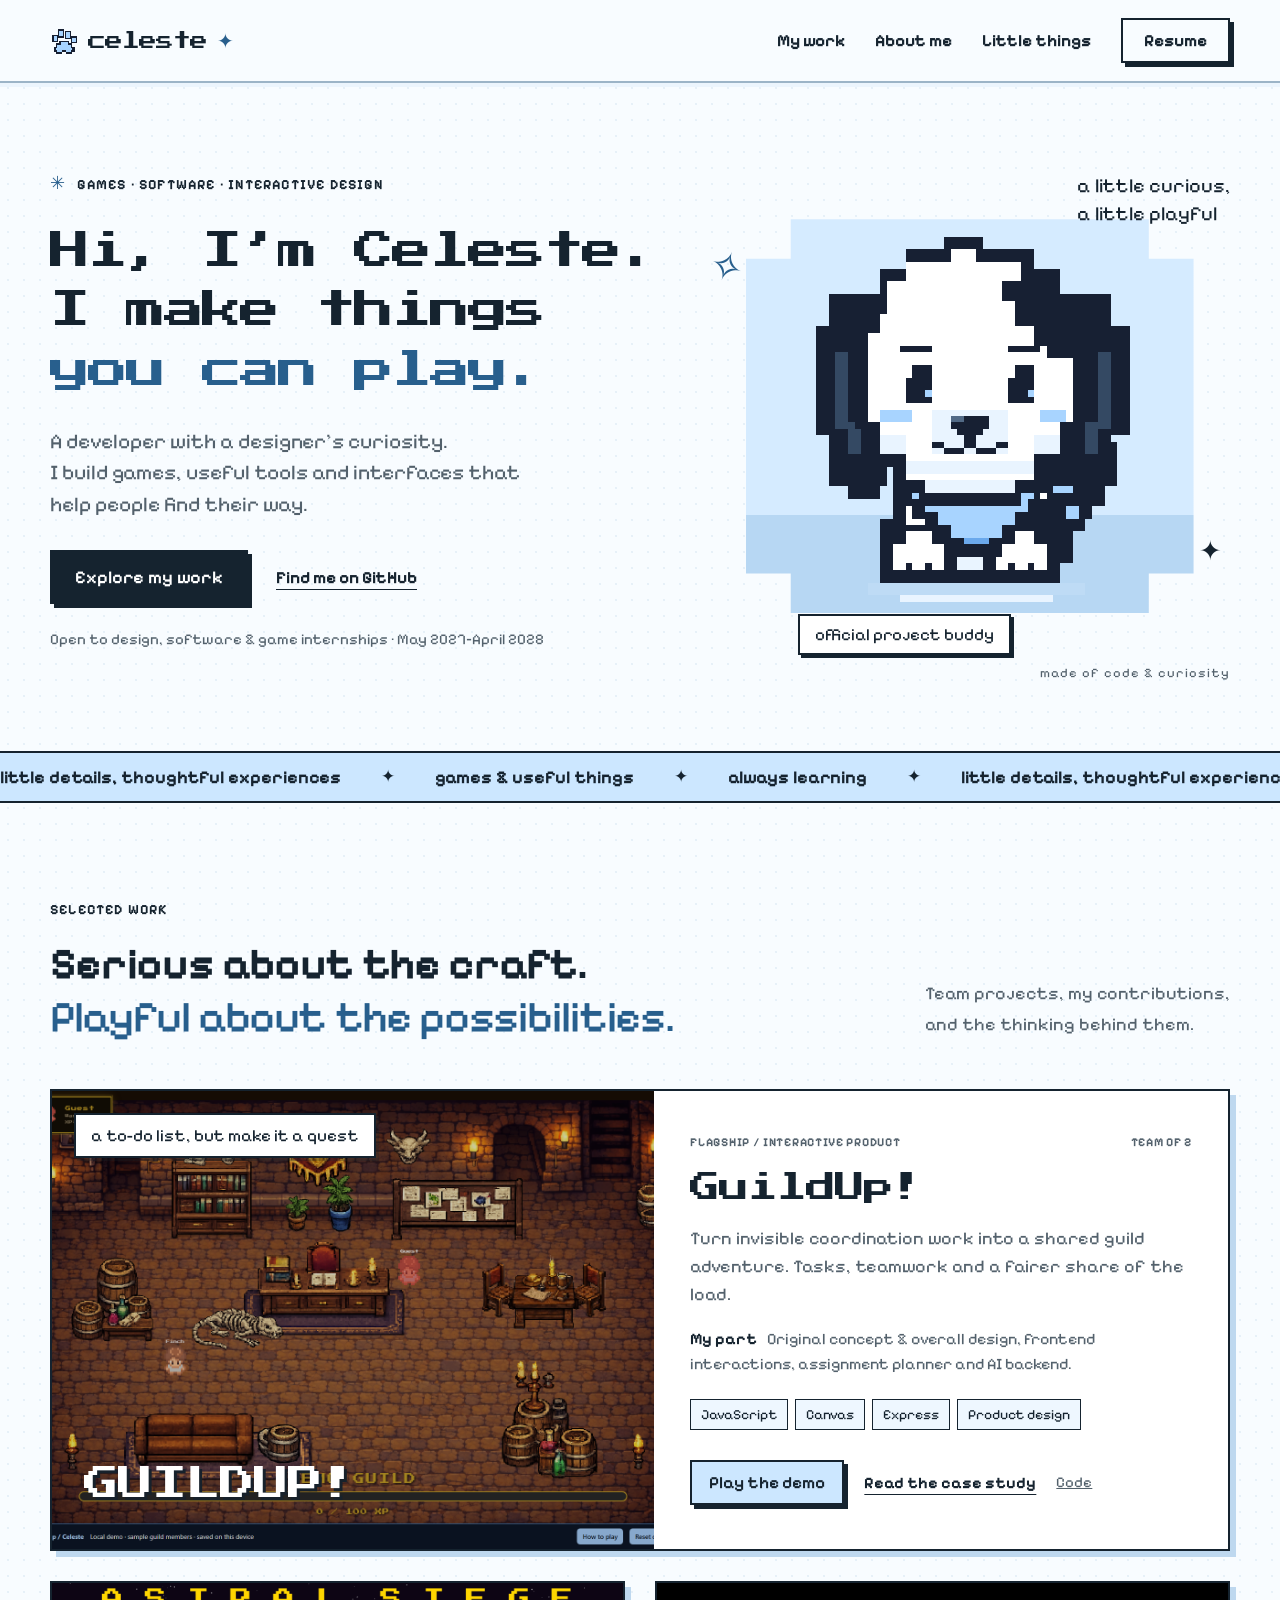
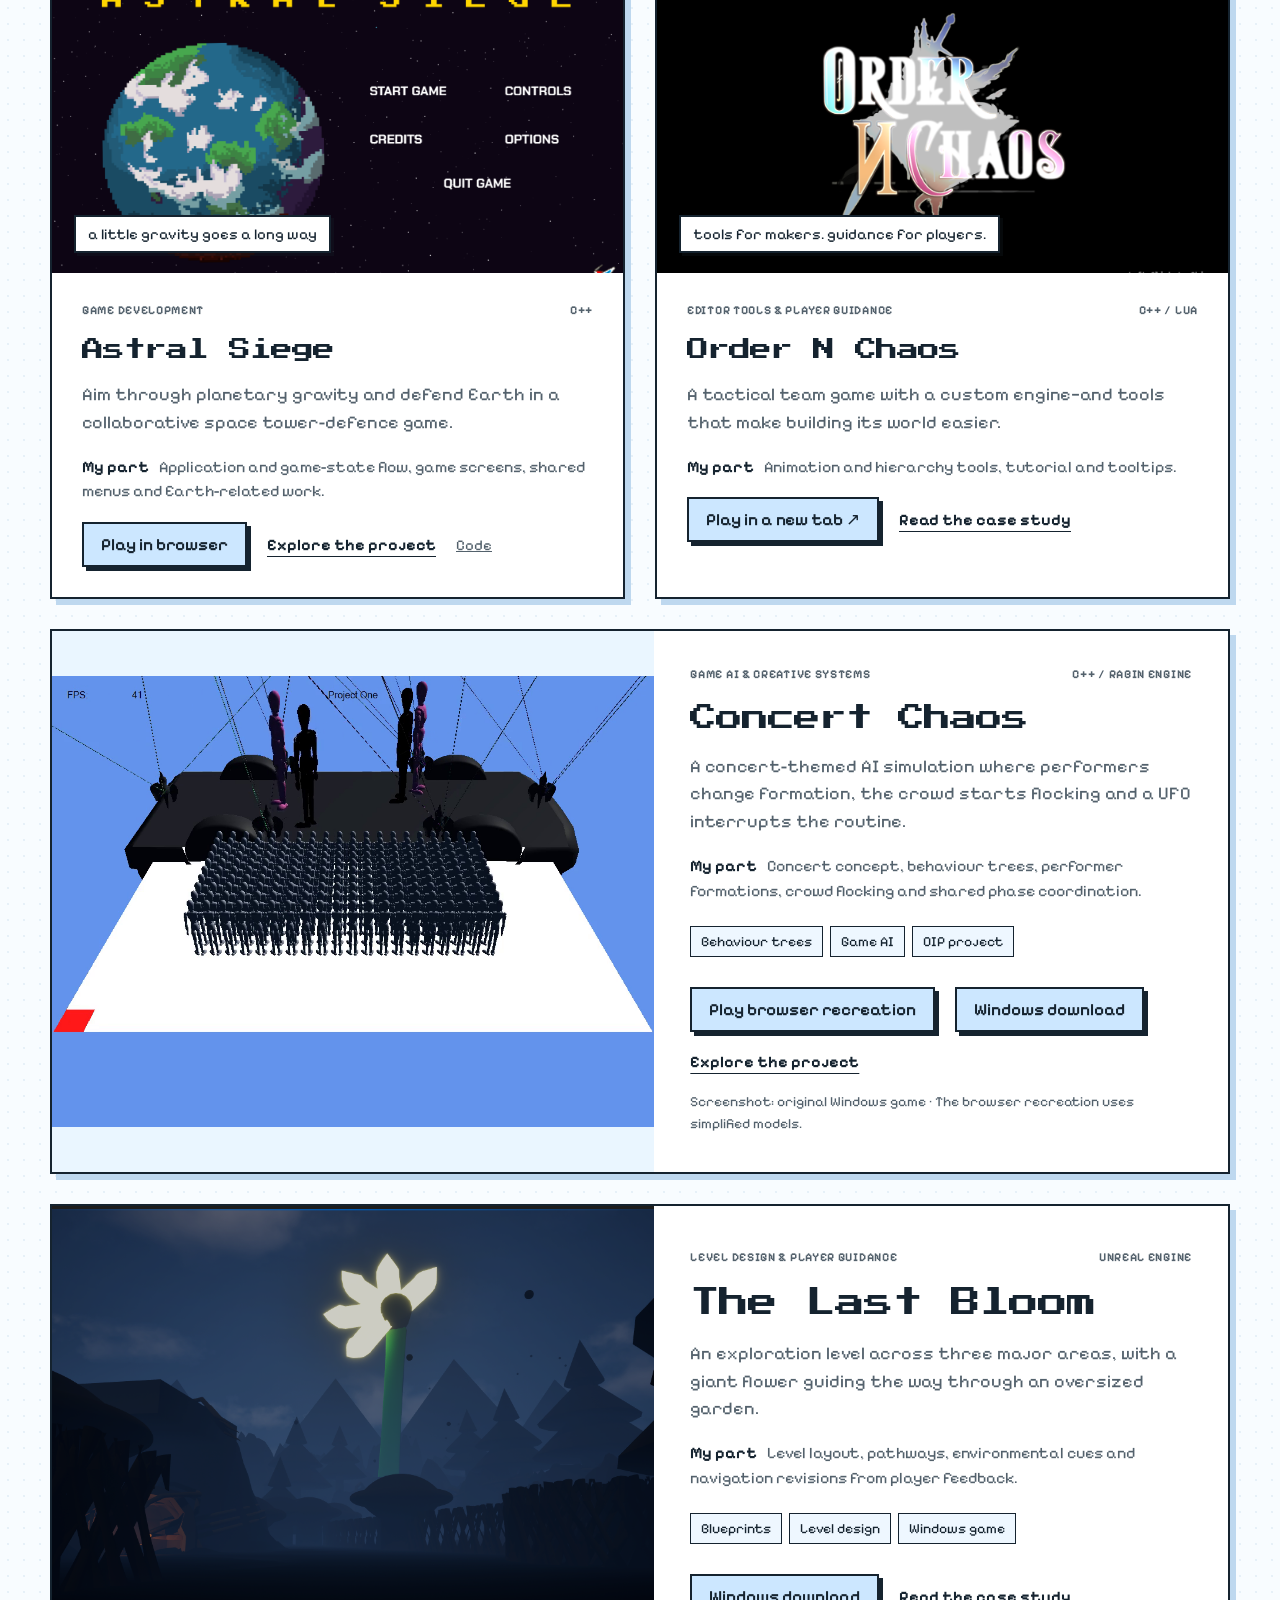
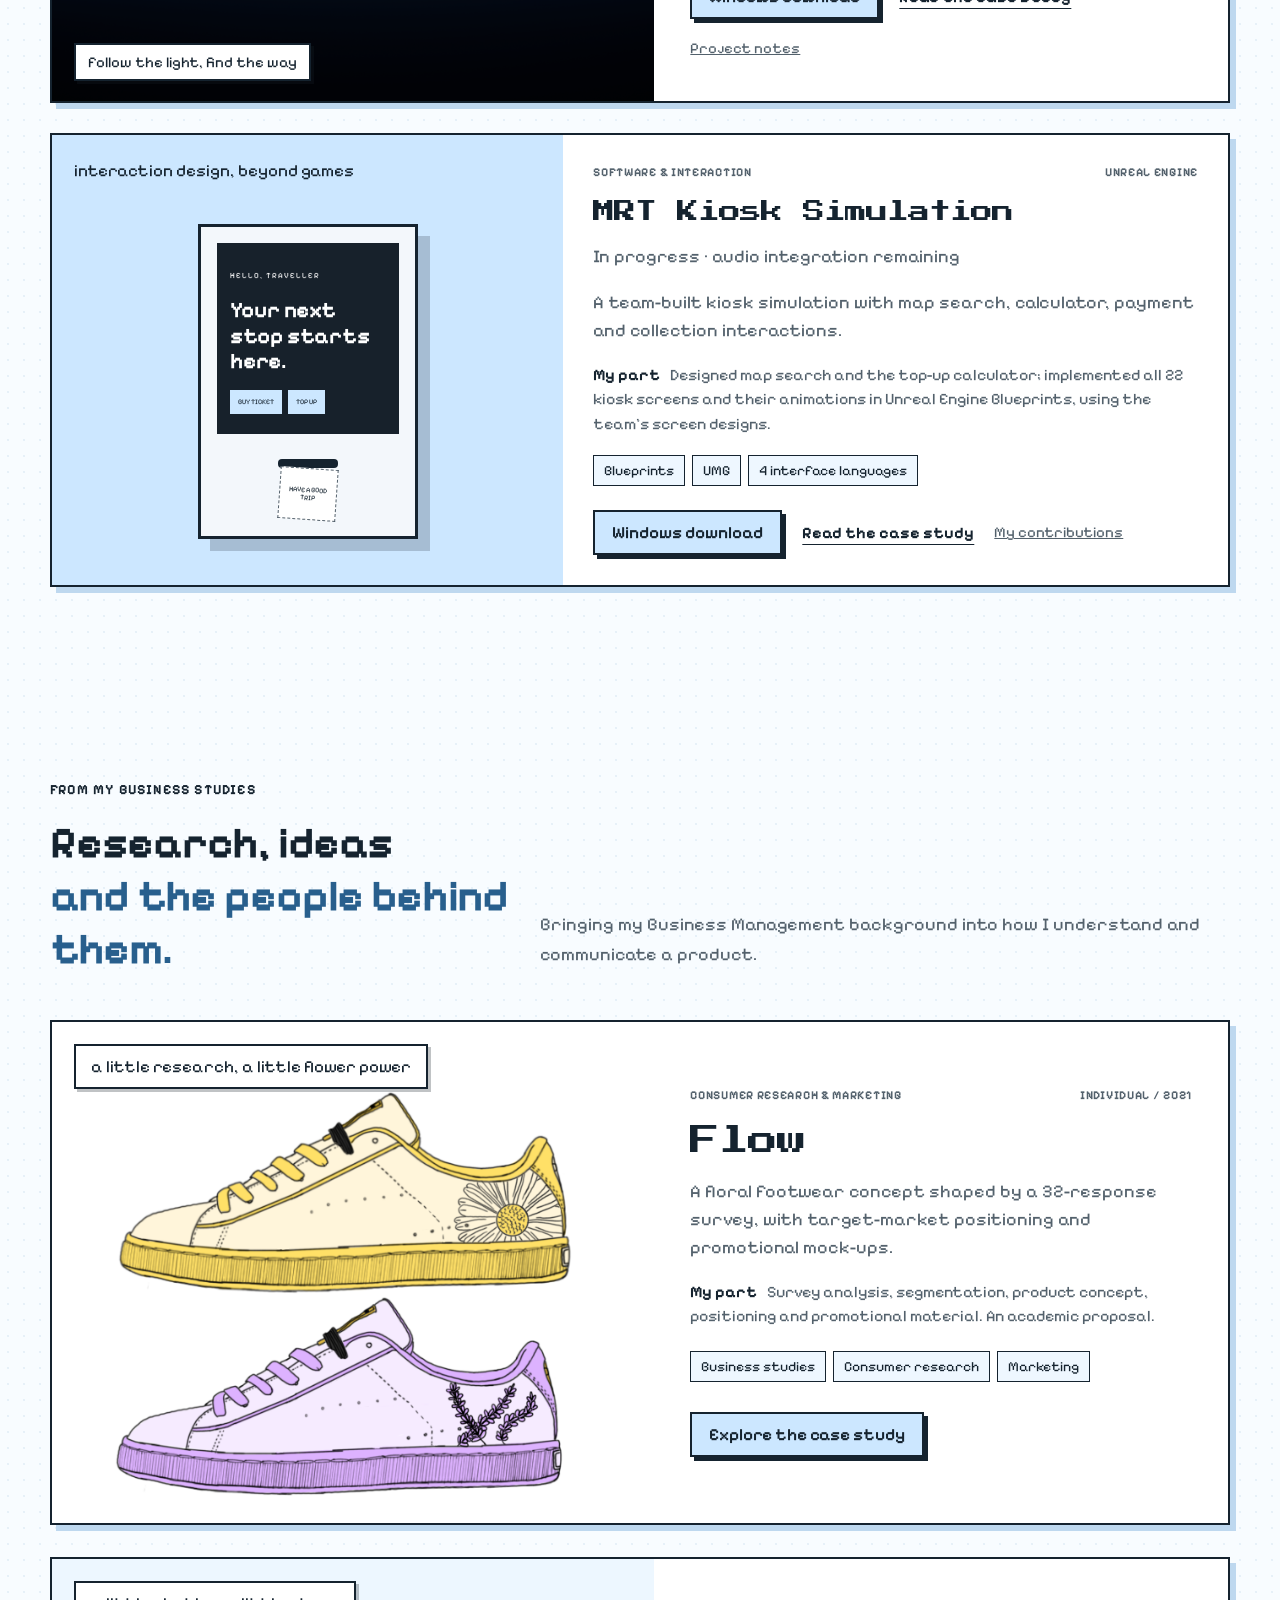
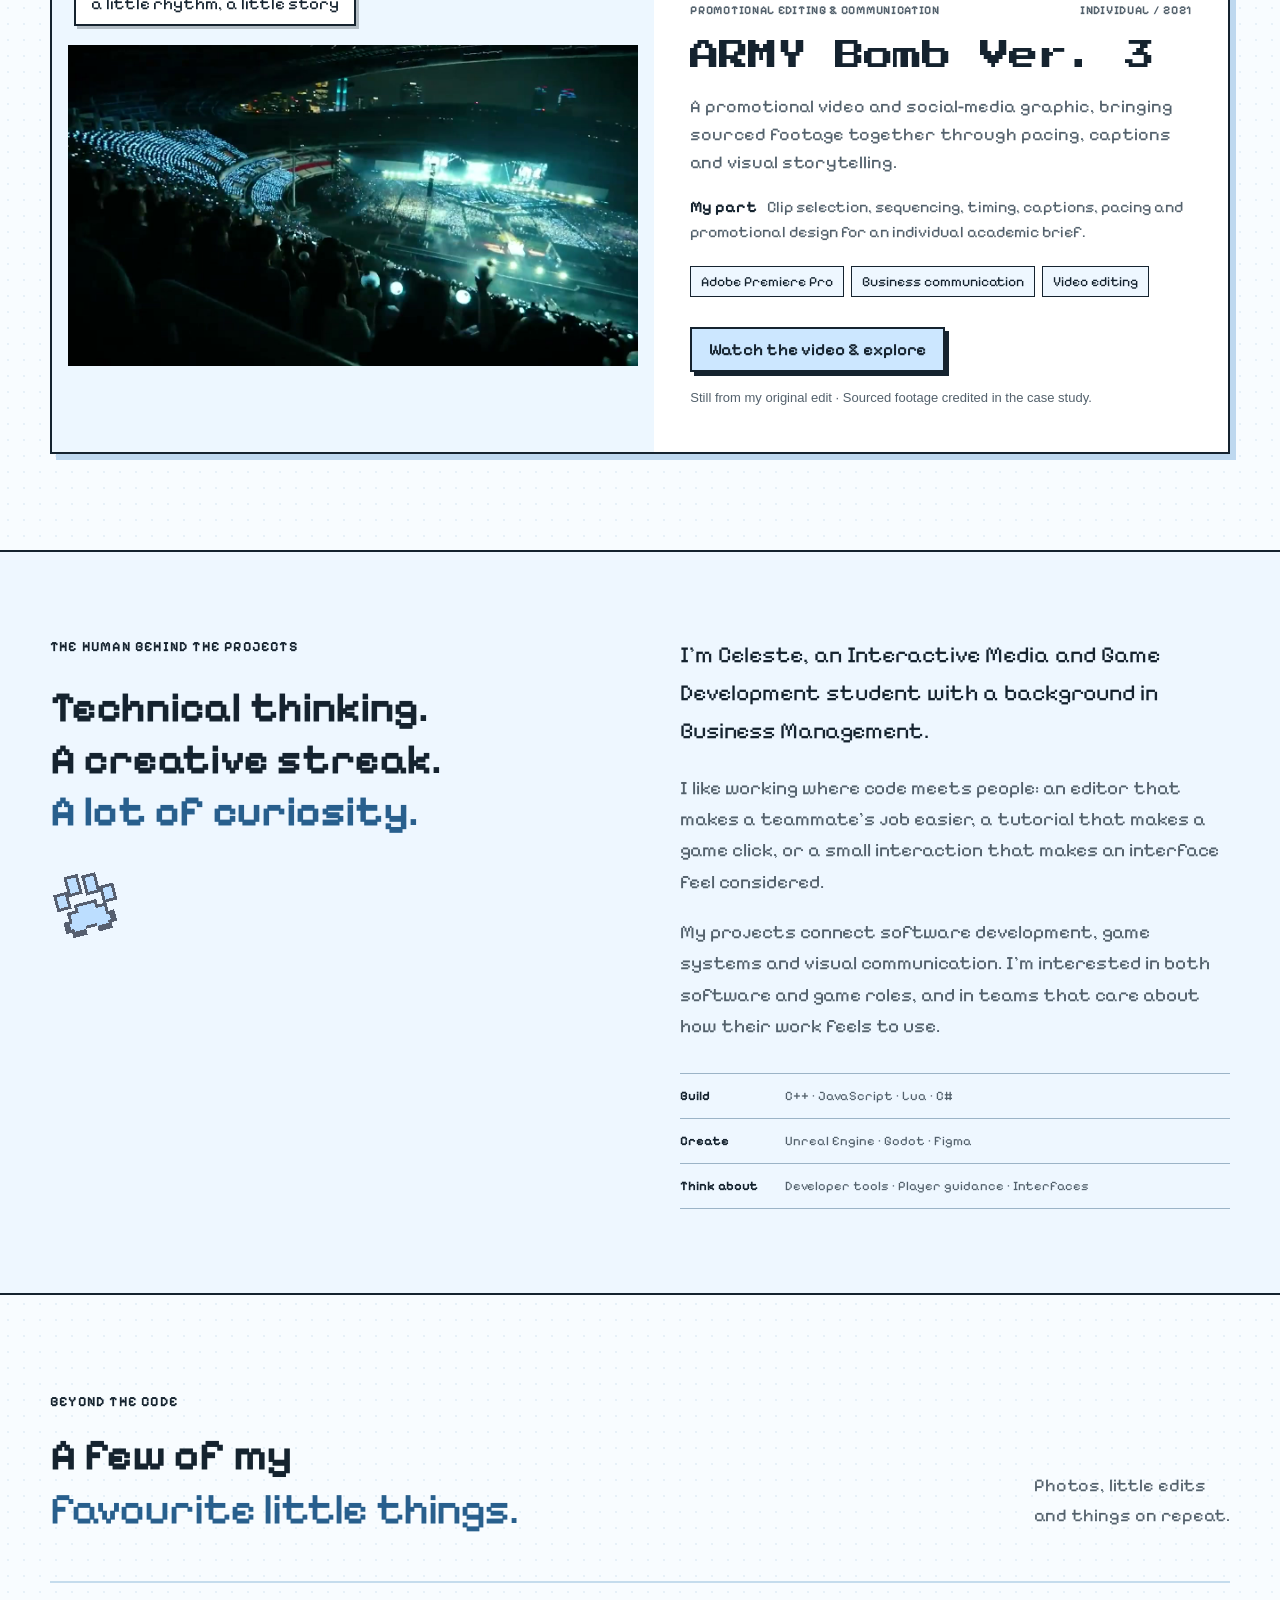
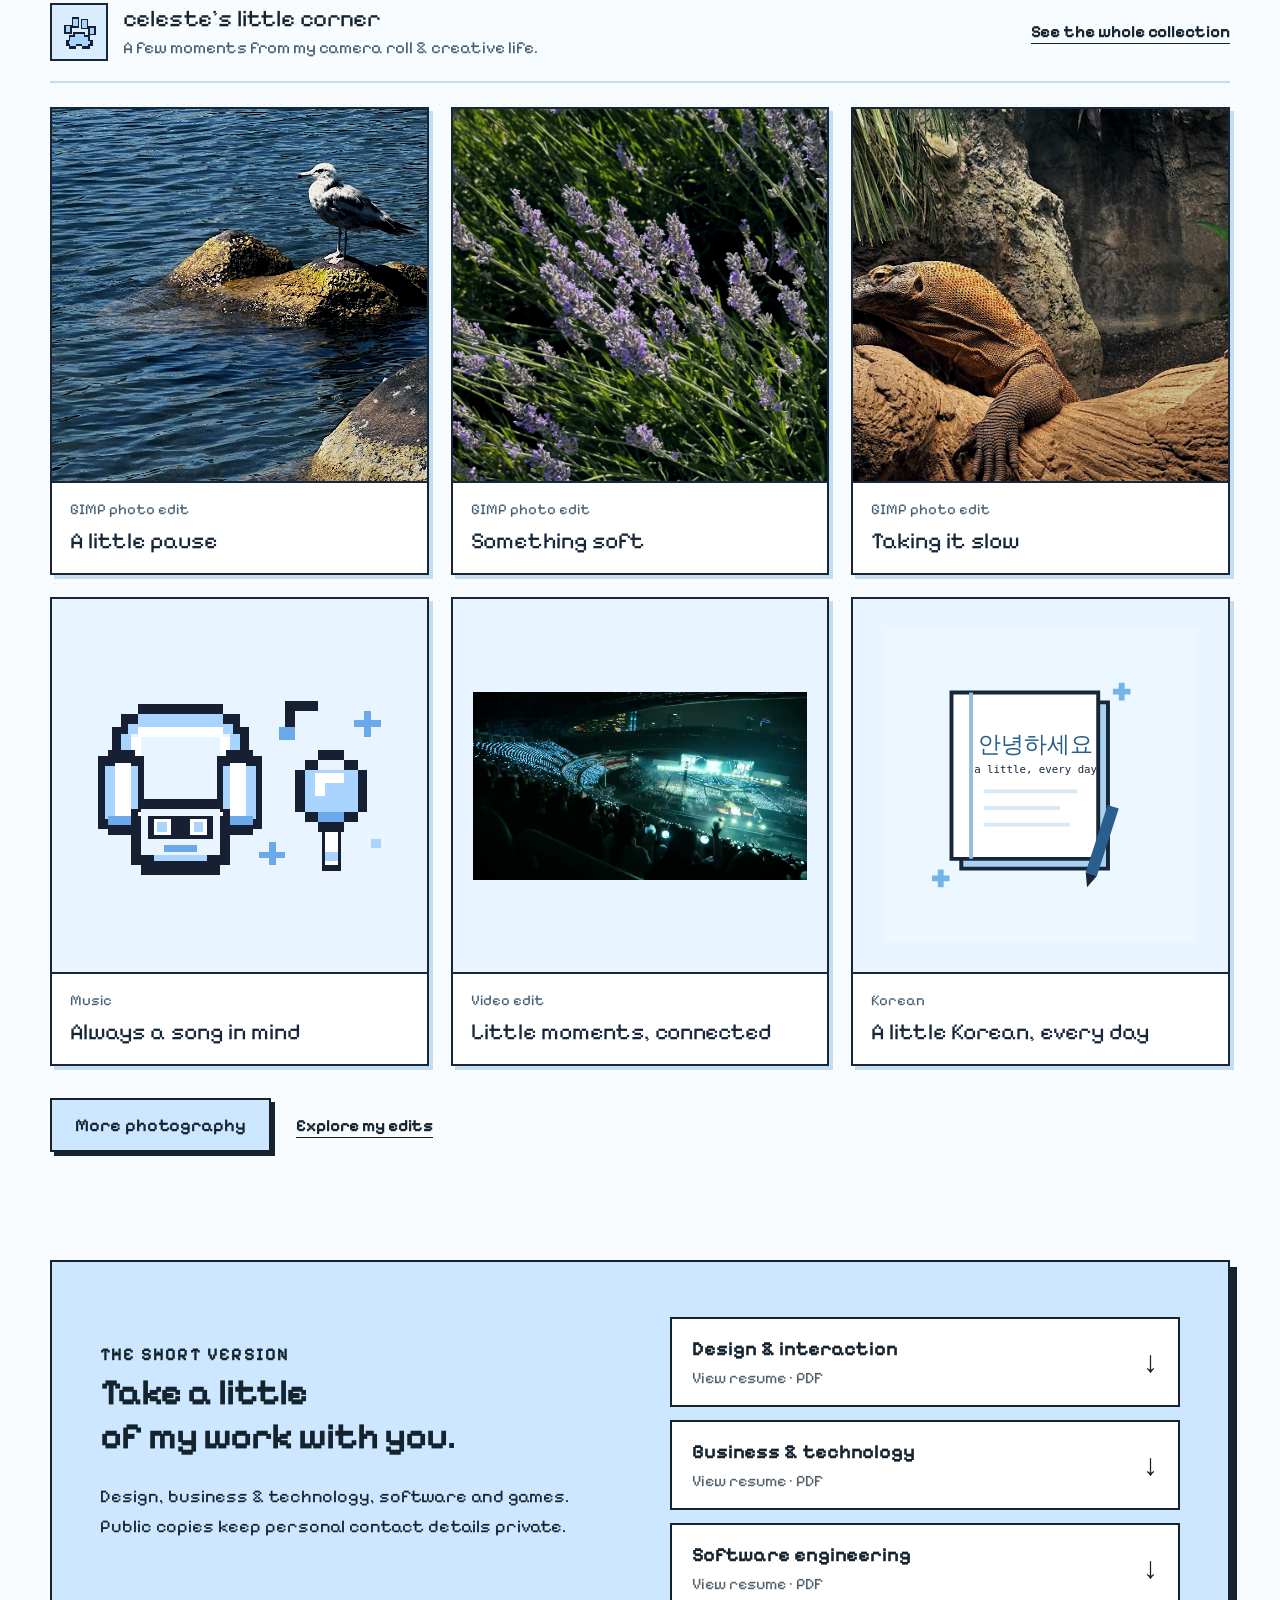
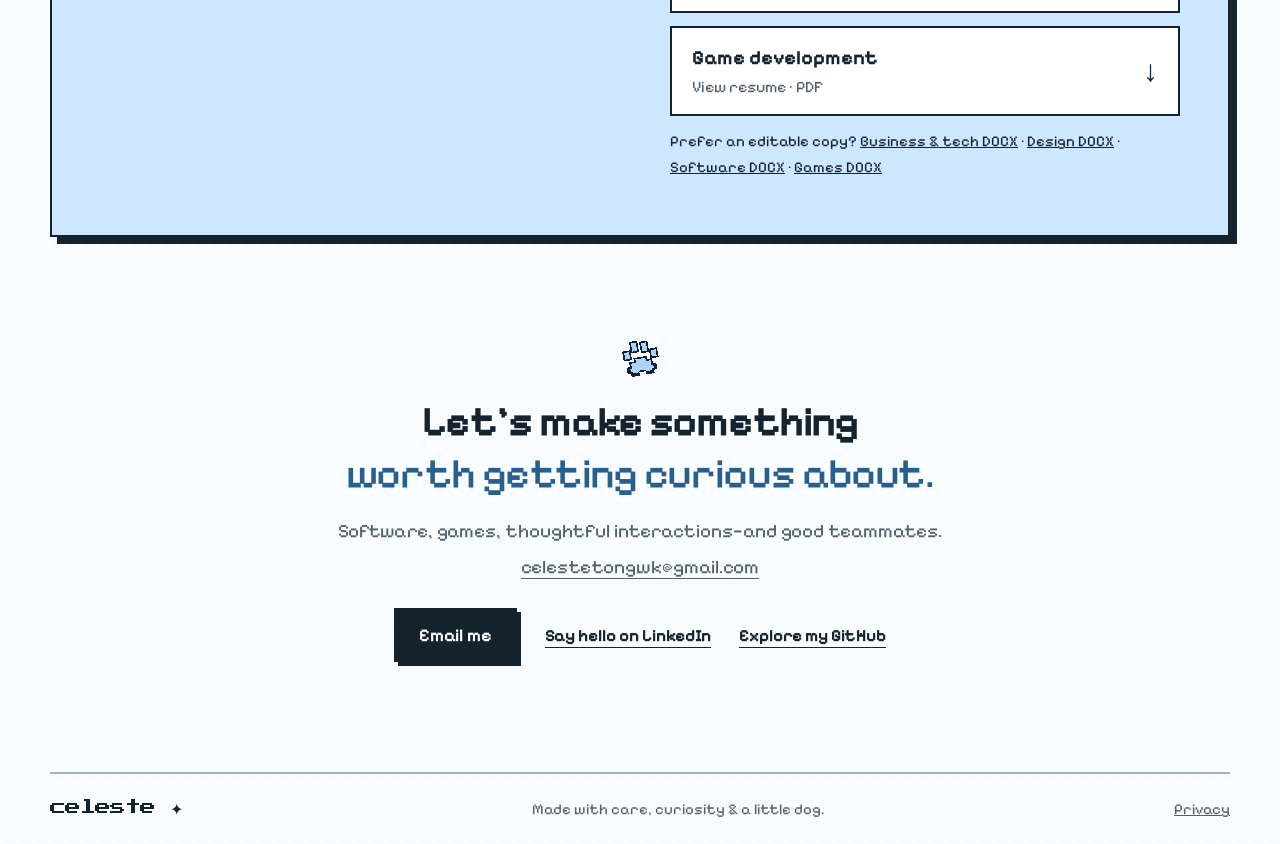
<file: index.html>
<!doctype html>
<html lang="en">
<head>
  <meta charset="utf-8"><meta name="viewport" content="width=device-width,initial-scale=1">
  <title>Celeste Tong · Games, software & little creative things</title>
  <meta name="description" content="Celeste Tong builds games, developer tools and thoughtful interfaces. Explore playable projects, personal contributions and creative work.">
  <link rel="icon" href="assets/paw.svg" type="image/svg+xml"><link rel="stylesheet" href="style.css"><link rel="stylesheet" href="pixel.css">
<link rel="stylesheet" href="launch.css"><link rel="stylesheet" href="hobbies.css"><link rel="stylesheet" href="resumes.css"><link rel="stylesheet" href="business.css"><link rel="stylesheet" href="concert.css"></head>
<body>
<a class="skip" href="#work">Skip to projects</a>
<header class="header wrap"><a class="brand" href="#" aria-label="Celeste home"><img src="assets/paw.svg" alt="" width="28" height="28"> celeste<span class="brand-star">✦</span></a><nav aria-label="Main navigation"><a href="#work">My work</a><a href="#about">About me</a><a href="little-things.html">Little things</a><a class="nav-resume" href="#resume">Resume</a></nav></header>
<main>
<section class="hero wrap" aria-labelledby="intro-title">
  <div class="hero-copy"><div class="eyebrow"><span class="tiny-star">✳</span> GAMES · SOFTWARE · INTERACTIVE DESIGN</div><h1 id="intro-title">Hi, I’m Celeste.<br>I make things<br><span class="blue-word">you can play.</span></h1><p class="intro">A developer with a designer’s curiosity.<br>I build games, useful tools and interfaces that help people find their way.</p><div class="hero-actions"><a class="button dark" href="#work">Explore my work</a><a class="text-link" href="https://github.com/Cel23010997" target="_blank" rel="noopener noreferrer">Find me on GitHub</a></div><p class="availability">Open to design, software & game internships · May 2027–April 2028</p></div>
  <div class="hero-art"><span class="orbit-note note-top">a little curious,<br>a little playful</span><span class="doodle sparkle sparkle-one">✧</span><span class="doodle sparkle sparkle-two">✦</span><div class="mascot-blob"></div><button class="mascot-button" id="pet-dog" aria-label="Give the dog mascot a pat"><img src="assets/dog-mascot.svg" alt="A cheerful black-and-white puppy wearing a pastel blue bandana" width="480" height="480"></button><span class="dog-message" id="dog-message" aria-live="polite">official project buddy</span><span class="little-label">made of code & curiosity</span></div>
</section>
<div class="ticker" aria-hidden="true"><div>little details, thoughtful experiences <span>✦</span> games & useful things <span>✦</span> always learning <span>✦</span> little details, thoughtful experiences <span>✦</span></div></div>
<section class="section wrap" id="work"><div class="section-heading"><div><p class="eyebrow">SELECTED WORK</p><h2>Serious about the craft.<br><span class="handwritten">Playful about the possibilities.</span></h2></div><p>Team projects, my contributions,<br>and the thinking behind them.</p></div>
<div class="projects">
  <article class="project feature"><a class="project-image guild-preview" href="projects/guild-up.html" aria-label="Read the GuildUp case study"><img src="assets/guild-demo.png" alt="Running GuildUp demo with characters, player status and the guild experience bar" loading="lazy"><span class="image-sticker">a to-do list, but make it a quest</span><span class="image-label">GUILDUP!</span></a><div class="project-body"><div class="project-meta"><span>FLAGSHIP / INTERACTIVE PRODUCT</span><span>TEAM OF 2</span></div><h3>GuildUp!</h3><p>Turn invisible coordination work into a shared guild adventure. Tasks, teamwork and a fairer share of the load.</p><p class="role"><b>My part</b> Original concept & overall design, frontend interactions, assignment planner and AI backend.</p><div class="tags"><span>JavaScript</span><span>Canvas</span><span>Express</span><span>Product design</span></div><div class="project-actions"><button class="button small" data-play="guild-up">Play the demo</button><a class="text-link" href="projects/guild-up.html">Read the case study</a><a class="code-link" href="https://github.com/Cel23010997/guild-up">Code</a></div></div></article>
  <article class="project"><a class="project-image astral-preview" href="projects/astral-siege.html" aria-label="Read about Astral Siege"><img src="assets/astral-preview.png" alt="Astral Siege space tower-defence game preview" loading="lazy"><span class="image-sticker small-sticker">a little gravity goes a long way</span></a><div class="project-body"><div class="project-meta"><span>GAME DEVELOPMENT</span><span>C++</span></div><h3>Astral Siege</h3><p>Aim through planetary gravity and defend Earth in a collaborative space tower-defence game.</p><p class="role"><b>My part</b> Application and game-state flow, game screens, shared menus and Earth-related work.</p><div class="project-actions"><button class="button small" data-play="astral-siege">Play in browser</button><a class="text-link" href="projects/astral-siege.html">Explore the project</a><a class="code-link" href="https://github.com/Cel23010997/astral-siege">Code</a></div></div></article>
  <article class="project"><a class="project-image order-preview" href="projects/order-n-chaos.html" aria-label="Read the Order N Chaos case study"><img src="assets/order-preview.png" alt="Order N Chaos title screen from the team-hosted browser game" loading="lazy"><span class="image-sticker small-sticker">tools for makers. guidance for players.</span></a><div class="project-body"><div class="project-meta"><span>EDITOR TOOLS & PLAYER GUIDANCE</span><span>C++ / LUA</span></div><h3>Order N Chaos</h3><p>A tactical team game with a custom engine—and tools that make building its world easier.</p><p class="role"><b>My part</b> Animation and hierarchy tools, tutorial and tooltips.</p><div class="project-actions"><a class="button small" href="launch.html?game=order-n-chaos" target="_blank" rel="noopener noreferrer">Play in a new tab ↗</a><a class="text-link" href="projects/order-n-chaos.html">Read the case study</a></div></div></article>
  <article class="project feature concert-project" id="concert-chaos"><a class="project-image concert-preview" href="projects/concert-chaos.html" aria-label="Explore Concert Chaos"><img src="assets/concert-chaos-original-stage.png" alt="Actual Concert Chaos Windows game: four performers on the stage and a crowd of audience agents" loading="lazy"></a><div class="project-body"><div class="project-meta"><span>GAME AI &amp; CREATIVE SYSTEMS</span><span>C++ / RABIN ENGINE</span></div><h3>Concert Chaos</h3><p>A concert-themed AI simulation where performers change formation, the crowd starts flocking and a UFO interrupts the routine.</p><p class="role"><b>My part</b> Concert concept, behaviour trees, performer formations, crowd flocking and shared phase coordination.</p><div class="tags"><span>Behaviour trees</span><span>Game AI</span><span>OIP project</span></div><div class="project-actions"><button class="button small" data-play="concert-chaos">Play browser recreation</button><a class="button small" href="https://github.com/Cel23010997/concert-chaos/releases/download/portfolio-windows-2026-11-22/Concert-Chaos-Windows.zip">Windows download</a><a class="text-link" href="projects/concert-chaos.html">Explore the project</a></div><small class="concert-caption">Screenshot: original Windows game · The browser recreation uses simplified models.</small></div></article>
  <article class="project feature"><a class="project-image bloom-preview" href="projects/the-last-bloom.html" aria-label="Read The Last Bloom case study"><img src="assets/bloom-flower.png" alt="The Last Bloom’s glowing flower landmark in an oversized garden" loading="lazy"><span class="image-sticker small-sticker">follow the light, find the way</span></a><div class="project-body"><div class="project-meta"><span>LEVEL DESIGN &amp; PLAYER GUIDANCE</span><span>UNREAL ENGINE</span></div><h3>The Last Bloom</h3><p>An exploration level across three major areas, with a giant flower guiding the way through an oversized garden.</p><p class="role"><b>My part</b> Level layout, pathways, environmental cues and navigation revisions from player feedback.</p><div class="tags"><span>Blueprints</span><span>Level design</span><span>Windows game</span></div><div class="project-actions"><a class="button small" href="https://github.com/Cel23010997/the-last-bloom/releases/download/portfolio-windows-2026-07/The-Last-Bloom-Windows.zip">Windows download</a><a class="text-link" href="projects/the-last-bloom.html">Read the case study</a><a class="code-link" href="https://github.com/Cel23010997/the-last-bloom">Project notes</a></div></div></article><article class="project wide-project"><div class="kiosk-illustration" aria-hidden="true"><div class="kiosk-shell"><div class="kiosk-screen"><span>HELLO, TRAVELLER</span><strong>Your next<br>stop starts here.</strong><div><i>BUY TICKET</i><i>TOP UP</i></div></div><div class="kiosk-slot"></div><div class="kiosk-ticket">HAVE A GOOD TRIP</div></div><span class="kiosk-caption">interaction design, beyond games</span></div><div class="project-body"><div class="project-meta"><span>SOFTWARE & INTERACTION</span><span>UNREAL ENGINE</span></div><h3>MRT Kiosk Simulation</h3><p class="project-status">In progress · audio integration remaining</p><p>A team-built kiosk simulation with map search, calculator, payment and collection interactions.</p><p class="role"><b>My part</b> Designed map search and the top-up calculator; implemented all 22 kiosk screens and their animations in Unreal Engine Blueprints, using the team’s screen designs.</p><div class="tags"><span>Blueprints</span><span>UMG</span><span>4 interface languages</span></div><div class="project-actions"><a class="button small" href="https://github.com/Cel23010997/mrt-kiosk/releases/download/portfolio-preview-2026-11-22/MRT-Kiosk-Windows.zip">Windows download</a><a class="text-link" href="projects/mrt-kiosk.html">Read the case study</a><a class="code-link" href="https://github.com/Cel23010997/mrt-kiosk">My contributions</a></div></div></article>
</div></section>
<section class="section wrap" id="business"><div class="section-heading"><div><p class="eyebrow">FROM MY BUSINESS STUDIES</p><h2>Research, ideas<br><span class="blue-word">and the people behind them.</span></h2></div><p>Bringing my Business Management background into how I understand and communicate a product.</p></div><article class="project feature business-project"><a class="project-image flow-preview" href="projects/flow.html" aria-label="Read the Flow marketing case study"><img src="assets/flow-footwear-concept.png" alt="Flow’s daisy and lavender footwear concept" loading="lazy"><span class="image-sticker">a little research, a little flower power</span></a><div class="project-body"><div class="project-meta"><span>CONSUMER RESEARCH &amp; MARKETING</span><span>INDIVIDUAL / 2021</span></div><h3>Flow</h3><p>A floral footwear concept shaped by a 32-response survey, with target-market positioning and promotional mock-ups.</p><p class="role"><b>My part</b> Survey analysis, segmentation, product concept, positioning and promotional material. An academic proposal.</p><div class="tags"><span>Business studies</span><span>Consumer research</span><span>Marketing</span></div><div class="project-actions"><a class="button small" href="projects/flow.html">Explore the case study</a></div></div></article><article class="project feature business-project army-project"><a class="project-image army-preview" href="projects/army-bomb.html" aria-label="Read the promotional editing case study"><img src="assets/army-video-poster.jpg" alt="Blue concert lighting in my promotional coursework edit, using credited source footage" loading="lazy"><span class="image-sticker">a little rhythm, a little story</span></a><div class="project-body"><div class="project-meta"><span>PROMOTIONAL EDITING &amp; COMMUNICATION</span><span>INDIVIDUAL / 2021</span></div><h3>ARMY Bomb Ver. 3</h3><p>A promotional video and social-media graphic, bringing sourced footage together through pacing, captions and visual storytelling.</p><p class="role"><b>My part</b> Clip selection, sequencing, timing, captions, pacing and promotional design for an individual academic brief.</p><div class="tags"><span>Adobe Premiere Pro</span><span>Business communication</span><span>Video editing</span></div><div class="project-actions"><a class="button small" href="projects/army-bomb.html#video">Watch the video &amp; explore</a></div><small class="illustration-note">Still from my original edit · Sourced footage credited in the case study.</small></div></article></section><section class="about-section" id="about"><div class="wrap about-grid"><div><p class="eyebrow">THE HUMAN BEHIND THE PROJECTS</p><h2>Technical thinking.<br>A creative streak.<br><span class="blue-word">A lot of curiosity.</span></h2><img class="about-paw" src="assets/paw.svg" alt="" width="70" height="70"></div><div class="about-copy"><p>I’m Celeste, an Interactive Media and Game Development student with a background in Business Management.</p><p>I like working where code meets people: an editor that makes a teammate’s job easier, a tutorial that makes a game click, or a small interaction that makes an interface feel considered.</p><p>My projects connect software development, game systems and visual communication. I’m interested in both software and game roles, and in teams that care about how their work feels to use.</p><div class="skill-lines"><div><b>Build</b><span>C++ · JavaScript · Lua · C#</span></div><div><b>Create</b><span>Unreal Engine · Godot · Figma</span></div><div><b>Think about</b><span>Developer tools · Player guidance · Interfaces</span></div></div></div></div></section>
<section class="section wrap" id="little-things"><div class="section-heading"><div><p class="eyebrow">BEYOND THE CODE</p><h2>A few of my<br><span class="handwritten">favourite little things.</span></h2></div><p>Photos, little edits<br>and things on repeat.</p></div><div class="little-profile"><img src="assets/paw.svg" alt="" width="36" height="36"><div><b>celeste’s little corner</b><span>A few moments from my camera roll &amp; creative life.</span></div><a class="text-link" href="little-things.html">See the whole collection</a></div><div class="moments-grid" data-hobby-feed><article class="moment-card" data-id="seagull" data-title="A little pause" data-caption="Blue water, a sunlit rock and a quiet little moment." data-image="assets/gallery/seagull.webp" data-categories="photography edits" data-type="photo" data-credit="Photographed and edited in GIMP by Celeste Tong."><button type="button" class="moment-open" aria-haspopup="dialog" aria-label="Open A little pause"><span class="moment-image photo"><img src="assets/gallery/seagull.webp" alt="Blue water, a sunlit rock and a quiet little moment." loading="lazy" style="object-position:50% 50%"><span class="moment-cue" aria-hidden="true">VIEW</span></span><span class="moment-copy"><small>GIMP photo edit</small><strong>A little pause</strong></span></button></article><article class="moment-card" data-id="lavender" data-title="Something soft" data-caption="Lavender, little details and shades of green." data-image="assets/gallery/lavender.webp" data-categories="photography edits" data-type="photo" data-credit="Photographed and edited in GIMP by Celeste Tong."><button type="button" class="moment-open" aria-haspopup="dialog" aria-label="Open Something soft"><span class="moment-image photo"><img src="assets/gallery/lavender.webp" alt="Lavender, little details and shades of green." loading="lazy" style="object-position:50% 50%"><span class="moment-cue" aria-hidden="true">VIEW</span></span><span class="moment-copy"><small>GIMP photo edit</small><strong>Something soft</strong></span></button></article><article class="moment-card" data-id="komodo" data-title="Taking it slow" data-caption="Warm tones, rough textures and a still moment." data-image="assets/gallery/komodo.webp" data-categories="photography edits" data-type="photo" data-credit="Photographed and edited in GIMP by Celeste Tong."><button type="button" class="moment-open" aria-haspopup="dialog" aria-label="Open Taking it slow"><span class="moment-image photo"><img src="assets/gallery/komodo.webp" alt="Warm tones, rough textures and a still moment." loading="lazy" style="object-position:50% 50%"><span class="moment-cue" aria-hidden="true">VIEW</span></span><span class="moment-copy"><small>GIMP photo edit</small><strong>Taking it slow</strong></span></button></article><article class="moment-card" data-id="music" data-title="Always a song in mind" data-caption="Music in general, K-pop especially. The songs, the performances and the memories that stay with me." data-image="assets/music-pixel.svg" data-categories="music" data-type="note" data-credit="Original pixel illustration."><button type="button" class="moment-open" aria-haspopup="dialog" aria-label="Open Always a song in mind"><span class="moment-image note"><img src="assets/music-pixel.svg" alt="Music in general, K-pop especially. The songs, the performances and the memories that stay with me." loading="lazy" style="object-position:50% 50%"><span class="moment-cue" aria-hidden="true">VIEW</span></span><span class="moment-copy"><small>Music</small><strong>Always a song in mind</strong></span></button></article><article class="moment-card" data-id="video-edit" data-title="Little moments, connected" data-caption="An academic promotional edit made with Adobe Premiere Pro: clip selection, pacing, transitions and audio." data-image="assets/army-video-poster.jpg" data-categories="edits" data-type="video" data-credit="My academic video edit; sourced footage is credited in the video and case study."><button type="button" class="moment-open" aria-haspopup="dialog" aria-label="Open Little moments, connected"><span class="moment-image video"><img src="assets/army-video-poster.jpg" alt="An academic promotional edit made with Adobe Premiere Pro: clip selection, pacing, transitions and audio." loading="lazy" style="object-position:50% 50%"><span class="moment-cue" aria-hidden="true">PLAY</span></span><span class="moment-copy"><small>Video edit</small><strong>Little moments, connected</strong></span></button></article><article class="moment-card" data-id="korean" data-title="A little Korean, every day" data-caption="I achieved TOPIK Level 1 in 2023. I keep learning through Duolingo and Korean YouTube content, including Jeongwaja." data-image="assets/korean-notes.svg" data-categories="korean" data-type="note" data-credit="Learning illustration; no personal certificate details are shown."><button type="button" class="moment-open" aria-haspopup="dialog" aria-label="Open A little Korean, every day"><span class="moment-image note"><img src="assets/korean-notes.svg" alt="I achieved TOPIK Level 1 in 2023. I keep learning through Duolingo and Korean YouTube content, including Jeongwaja." loading="lazy" style="object-position:50% 50%"><span class="moment-cue" aria-hidden="true">VIEW</span></span><span class="moment-copy"><small>Korean</small><strong>A little Korean, every day</strong></span></button></article></div><div class="gallery-more"><a class="button" href="little-things.html#photography">More photography</a><a class="text-link" href="little-things.html#edits">Explore my edits</a></div><noscript><p>Enable JavaScript to open photo details, or explore the collection using the links above.</p></noscript></section>
<section class="resume-section wrap" id="resume"><div><p class="eyebrow">THE SHORT VERSION</p><h2>Take a little<br>of my work with you.</h2><p>Design, business &amp; technology, software and games.<br>Public copies keep personal contact details private.</p></div><div class="resume-options"><a class="resume-download" href="resume/CelesteTong-Design-General.pdf"><span>Design &amp; interaction</span><small>View resume · PDF</small><b aria-hidden="true">↓</b></a><a class="resume-download" href="resume/CelesteTong-BusinessTechnology-General.pdf"><span>Business &amp; technology</span><small>View resume · PDF</small><b aria-hidden="true">↓</b></a><a class="resume-download" href="resume/CelesteTong-SoftwareDeveloper-General.pdf"><span>Software engineering</span><small>View resume · PDF</small><b aria-hidden="true">↓</b></a><a class="resume-download" href="resume/CelesteTong-GameDeveloper-General.pdf"><span>Game development</span><small>View resume · PDF</small><b aria-hidden="true">↓</b></a><p>Prefer an editable copy? <a href="resume/CelesteTong-BusinessTechnology-General.docx">Business &amp; tech DOCX</a> · <a href="resume/CelesteTong-Design-General.docx">Design DOCX</a> · <a href="resume/CelesteTong-SoftwareDeveloper-General.docx">Software DOCX</a> · <a href="resume/CelesteTong-GameDeveloper-General.docx">Games DOCX</a></p></div></section>
<section class="contact wrap" id="contact"><img src="assets/paw.svg" alt="" width="40" height="40"><h2>Let’s make something<br><span class="handwritten">worth getting curious about.</span></h2><p>Software, games, thoughtful interactions—and good teammates.<br><a class="contact-email" href="mailto:celestetongwk@gmail.com">celestetongwk@gmail.com</a></p><div class="hero-actions"><a class="button dark" href="mailto:celestetongwk@gmail.com">Email me</a><a class="text-link" href="https://www.linkedin.com/in/celeste-tong-jia-xuan/" target="_blank" rel="noopener noreferrer">Say hello on LinkedIn</a><a class="text-link" href="https://github.com/Cel23010997" target="_blank" rel="noopener noreferrer">Explore my GitHub</a></div></section>
</main><footer class="footer wrap"><a class="brand" href="#">celeste ✦</a><span>Made with care, curiosity & a little dog.</span><a href="privacy.html">Privacy</a></footer>
<dialog class="play-dialog" id="play-dialog"><div class="play-toolbar"><div><b id="play-title">Play</b><span id="play-note"></span></div><a id="play-external" target="_blank" rel="noopener noreferrer">Open separately</a><button id="close-play" aria-label="Close game">×</button></div><iframe id="game-frame" title="Playable project" allow="fullscreen; autoplay; gamepad" allowfullscreen></iframe></dialog>
<script src="script.js"></script><script src="hobbies.js"></script><script src="resumes.js"></script></body></html>
</file>
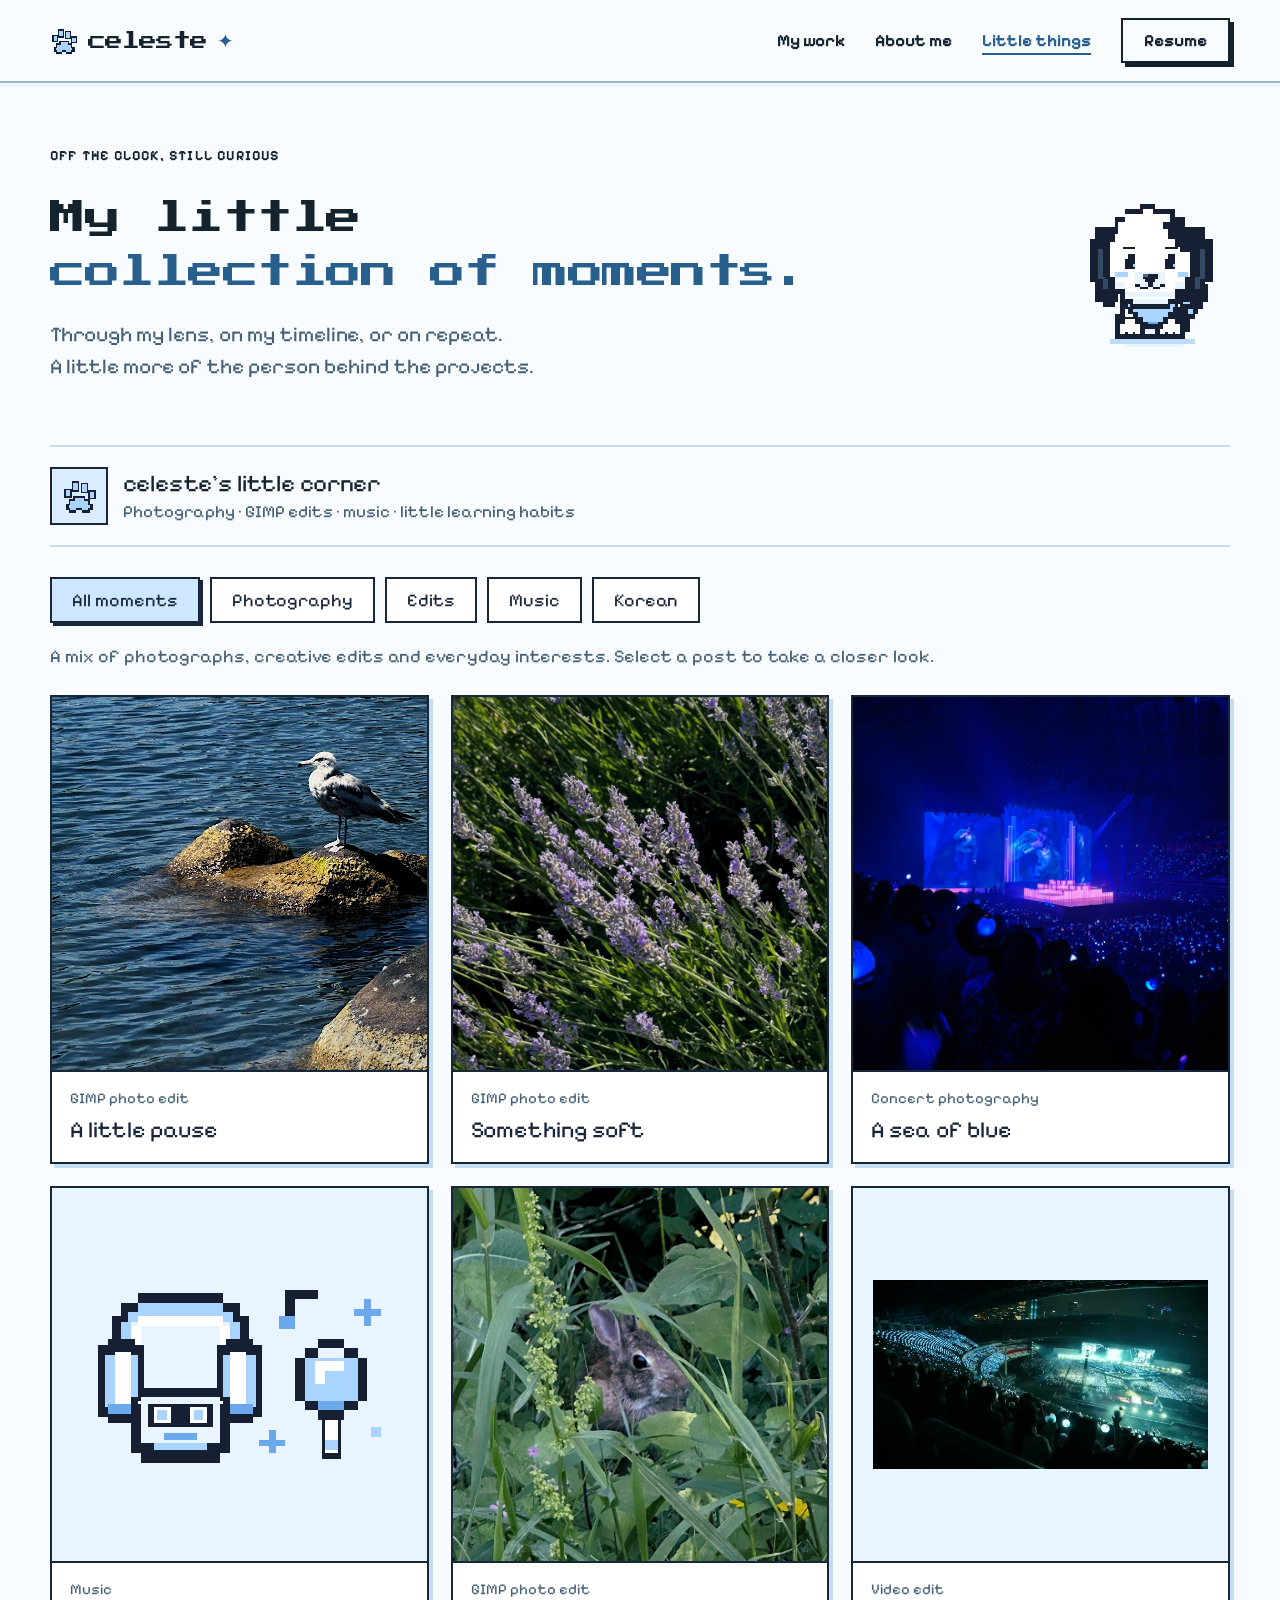
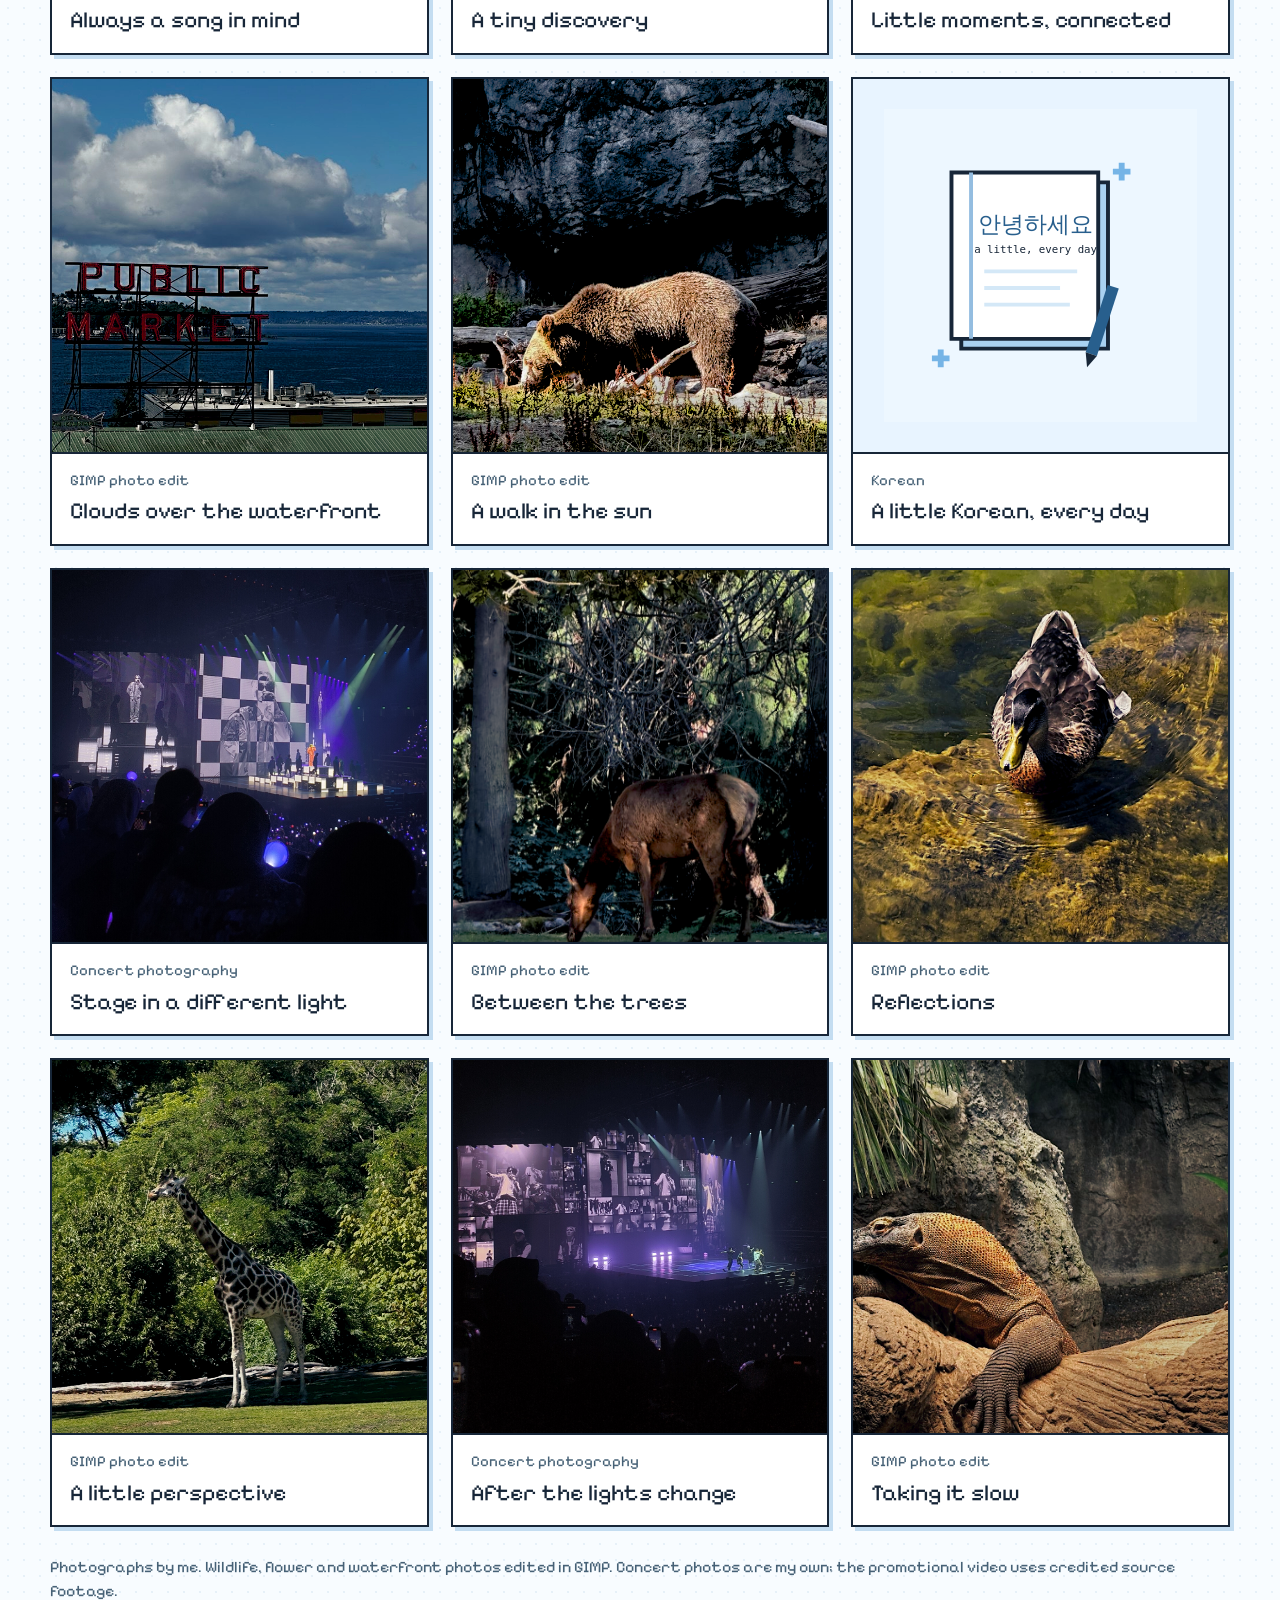
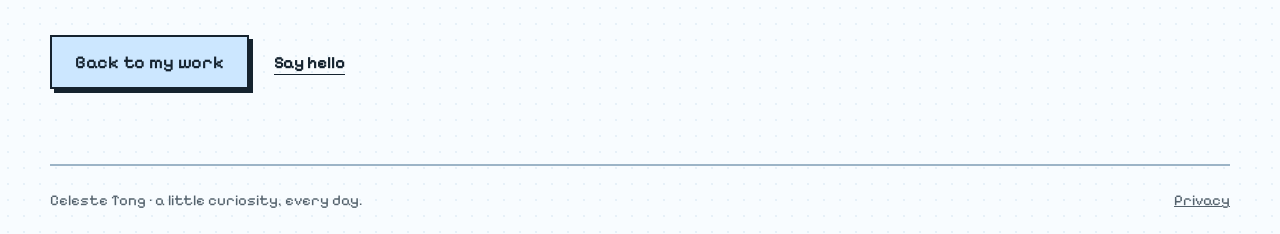
<file: little-things.html>
<!doctype html><html lang="en"><head><meta charset="utf-8"><meta name="viewport" content="width=device-width,initial-scale=1"><title>Little Things · Celeste Tong</title><meta name="description" content="Celeste’s photography, GIMP photo edits, video editing, music and Korean learning."><link rel="icon" href="assets/paw.svg"><link rel="stylesheet" href="style.css"><link rel="stylesheet" href="pixel.css"><link rel="stylesheet" href="hobbies.css"></head><body><a class="skip-link" href="#collection">Skip to collection</a><header class="header wrap"><a class="brand" href="index.html" aria-label="Celeste home"><img src="assets/paw.svg" alt="" width="28" height="28">celeste<span class="brand-star">✦</span></a><nav aria-label="Main navigation"><a href="index.html#work">My work</a><a href="index.html#about">About me</a><a href="little-things.html" aria-current="page">Little things</a><a class="nav-resume" href="index.html#resume">Resume</a></nav></header><main class="wrap little-main" id="collection"><div class="little-heading"><div><p class="eyebrow">OFF THE CLOCK, STILL CURIOUS</p><h1>My little<br><span>collection of moments.</span></h1><p>Through my lens, on my timeline, or on repeat.<br>A little more of the person behind the projects.</p></div><img class="little-dog" src="assets/dog-mascot.svg" alt="Celeste’s pixel dog mascot" width="160" height="160"></div><div class="little-profile"><img src="assets/paw.svg" alt="" width="36" height="36"><div><b>celeste’s little corner</b><span>Photography · GIMP edits · music · little learning habits</span></div></div><div class="moment-tabs" role="tablist" aria-label="Explore my interests"><button type="button" role="tab" id="tab-all" aria-controls="moments-panel" aria-selected="true" tabindex="0" data-category="all">All moments</button><button type="button" role="tab" id="tab-photography" aria-controls="moments-panel" aria-selected="false" tabindex="-1" data-category="photography">Photography</button><button type="button" role="tab" id="tab-edits" aria-controls="moments-panel" aria-selected="false" tabindex="-1" data-category="edits">Edits</button><button type="button" role="tab" id="tab-music" aria-controls="moments-panel" aria-selected="false" tabindex="-1" data-category="music">Music</button><button type="button" role="tab" id="tab-korean" aria-controls="moments-panel" aria-selected="false" tabindex="-1" data-category="korean">Korean</button></div><p class="collection-description" id="collection-description">A mix of photographs, creative edits and everyday interests. Select a post to take a closer look.</p><div id="moments-panel" role="tabpanel" aria-labelledby="tab-all" tabindex="0"><div class="moments-grid" data-hobby-feed><article class="moment-card" data-id="seagull" data-title="A little pause" data-caption="Blue water, a sunlit rock and a quiet little moment." data-image="assets/gallery/seagull.webp" data-categories="photography edits" data-type="photo" data-credit="Photographed and edited in GIMP by Celeste Tong."><button type="button" class="moment-open" aria-haspopup="dialog" aria-label="Open A little pause"><span class="moment-image photo"><img src="assets/gallery/seagull.webp" alt="Blue water, a sunlit rock and a quiet little moment." loading="lazy" style="object-position:50% 50%"><span class="moment-cue" aria-hidden="true">VIEW</span></span><span class="moment-copy"><small>GIMP photo edit</small><strong>A little pause</strong></span></button></article><article class="moment-card" data-id="lavender" data-title="Something soft" data-caption="Lavender, little details and shades of green." data-image="assets/gallery/lavender.webp" data-categories="photography edits" data-type="photo" data-credit="Photographed and edited in GIMP by Celeste Tong."><button type="button" class="moment-open" aria-haspopup="dialog" aria-label="Open Something soft"><span class="moment-image photo"><img src="assets/gallery/lavender.webp" alt="Lavender, little details and shades of green." loading="lazy" style="object-position:50% 50%"><span class="moment-cue" aria-hidden="true">VIEW</span></span><span class="moment-copy"><small>GIMP photo edit</small><strong>Something soft</strong></span></button></article><article class="moment-card" data-id="concert-blue" data-title="A sea of blue" data-caption="One of my favourite things about live music: the whole room becomes part of it." data-image="assets/concert-blue.jpg" data-categories="photography music" data-type="photo" data-credit="Photographed by Celeste Tong."><button type="button" class="moment-open" aria-haspopup="dialog" aria-label="Open A sea of blue"><span class="moment-image photo"><img src="assets/concert-blue.jpg" alt="One of my favourite things about live music: the whole room becomes part of it." loading="lazy" style="object-position:50% 75%"><span class="moment-cue" aria-hidden="true">VIEW</span></span><span class="moment-copy"><small>Concert photography</small><strong>A sea of blue</strong></span></button></article><article class="moment-card" data-id="music" data-title="Always a song in mind" data-caption="Music in general, K-pop especially. The songs, the performances and the memories that stay with me." data-image="assets/music-pixel.svg" data-categories="music" data-type="note" data-credit="Original pixel illustration."><button type="button" class="moment-open" aria-haspopup="dialog" aria-label="Open Always a song in mind"><span class="moment-image note"><img src="assets/music-pixel.svg" alt="Music in general, K-pop especially. The songs, the performances and the memories that stay with me." loading="lazy" style="object-position:50% 50%"><span class="moment-cue" aria-hidden="true">VIEW</span></span><span class="moment-copy"><small>Music</small><strong>Always a song in mind</strong></span></button></article><article class="moment-card" data-id="rabbit" data-title="A tiny discovery" data-caption="A small rabbit tucked away in the greenery." data-image="assets/gallery/rabbit.webp" data-categories="photography edits" data-type="photo" data-credit="Photographed and edited in GIMP by Celeste Tong."><button type="button" class="moment-open" aria-haspopup="dialog" aria-label="Open A tiny discovery"><span class="moment-image photo"><img src="assets/gallery/rabbit.webp" alt="A small rabbit tucked away in the greenery." loading="lazy" style="object-position:50% 50%"><span class="moment-cue" aria-hidden="true">VIEW</span></span><span class="moment-copy"><small>GIMP photo edit</small><strong>A tiny discovery</strong></span></button></article><article class="moment-card" data-id="video-edit" data-title="Little moments, connected" data-caption="An academic promotional edit made with Adobe Premiere Pro: clip selection, pacing, transitions and audio." data-image="assets/army-video-poster.jpg" data-categories="edits" data-type="video" data-credit="My academic video edit; sourced footage is credited in the video and case study."><button type="button" class="moment-open" aria-haspopup="dialog" aria-label="Open Little moments, connected"><span class="moment-image video"><img src="assets/army-video-poster.jpg" alt="An academic promotional edit made with Adobe Premiere Pro: clip selection, pacing, transitions and audio." loading="lazy" style="object-position:50% 50%"><span class="moment-cue" aria-hidden="true">PLAY</span></span><span class="moment-copy"><small>Video edit</small><strong>Little moments, connected</strong></span></button></article><article class="moment-card" data-id="waterfront" data-title="Clouds over the waterfront" data-caption="A wider view, with the water and sky doing most of the talking." data-image="assets/gallery/public-market.webp" data-categories="photography edits" data-type="photo" data-credit="Photographed and edited in GIMP by Celeste Tong."><button type="button" class="moment-open" aria-haspopup="dialog" aria-label="Open Clouds over the waterfront"><span class="moment-image photo"><img src="assets/gallery/public-market.webp" alt="A wider view, with the water and sky doing most of the talking." loading="lazy" style="object-position:50% 50%"><span class="moment-cue" aria-hidden="true">VIEW</span></span><span class="moment-copy"><small>GIMP photo edit</small><strong>Clouds over the waterfront</strong></span></button></article><article class="moment-card" data-id="bear" data-title="A walk in the sun" data-caption="Light, texture and a bear passing through the frame." data-image="assets/gallery/bear.webp" data-categories="photography edits" data-type="photo" data-credit="Photographed and edited in GIMP by Celeste Tong."><button type="button" class="moment-open" aria-haspopup="dialog" aria-label="Open A walk in the sun"><span class="moment-image photo"><img src="assets/gallery/bear.webp" alt="Light, texture and a bear passing through the frame." loading="lazy" style="object-position:50% 50%"><span class="moment-cue" aria-hidden="true">VIEW</span></span><span class="moment-copy"><small>GIMP photo edit</small><strong>A walk in the sun</strong></span></button></article><article class="moment-card" data-id="korean" data-title="A little Korean, every day" data-caption="I achieved TOPIK Level 1 in 2023. I keep learning through Duolingo and Korean YouTube content, including Jeongwaja." data-image="assets/korean-notes.svg" data-categories="korean" data-type="note" data-credit="Learning illustration; no personal certificate details are shown."><button type="button" class="moment-open" aria-haspopup="dialog" aria-label="Open A little Korean, every day"><span class="moment-image note"><img src="assets/korean-notes.svg" alt="I achieved TOPIK Level 1 in 2023. I keep learning through Duolingo and Korean YouTube content, including Jeongwaja." loading="lazy" style="object-position:50% 50%"><span class="moment-cue" aria-hidden="true">VIEW</span></span><span class="moment-copy"><small>Korean</small><strong>A little Korean, every day</strong></span></button></article><article class="moment-card" data-id="concert-checkerboard" data-title="Stage in a different light" data-caption="A checkerboard backdrop and beams of blue and green." data-image="assets/gallery/concert-checkerboard.jpg" data-categories="photography music" data-type="photo" data-credit="Photographed by Celeste Tong."><button type="button" class="moment-open" aria-haspopup="dialog" aria-label="Open Stage in a different light"><span class="moment-image photo"><img src="assets/gallery/concert-checkerboard.jpg" alt="A checkerboard backdrop and beams of blue and green." loading="lazy" style="object-position:50% 76%"><span class="moment-cue" aria-hidden="true">VIEW</span></span><span class="moment-copy"><small>Concert photography</small><strong>Stage in a different light</strong></span></button></article><article class="moment-card" data-id="deer" data-title="Between the trees" data-caption="A quieter wildlife moment, surrounded by trees." data-image="assets/gallery/deer.webp" data-categories="photography edits" data-type="photo" data-credit="Photographed and edited in GIMP by Celeste Tong."><button type="button" class="moment-open" aria-haspopup="dialog" aria-label="Open Between the trees"><span class="moment-image photo"><img src="assets/gallery/deer.webp" alt="A quieter wildlife moment, surrounded by trees." loading="lazy" style="object-position:50% 50%"><span class="moment-cue" aria-hidden="true">VIEW</span></span><span class="moment-copy"><small>GIMP photo edit</small><strong>Between the trees</strong></span></button></article><article class="moment-card" data-id="duck" data-title="Reflections" data-caption="A duck, ripples and the colours beneath the water." data-image="assets/gallery/duck.webp" data-categories="photography edits" data-type="photo" data-credit="Photographed and edited in GIMP by Celeste Tong."><button type="button" class="moment-open" aria-haspopup="dialog" aria-label="Open Reflections"><span class="moment-image photo"><img src="assets/gallery/duck.webp" alt="A duck, ripples and the colours beneath the water." loading="lazy" style="object-position:50% 50%"><span class="moment-cue" aria-hidden="true">VIEW</span></span><span class="moment-copy"><small>GIMP photo edit</small><strong>Reflections</strong></span></button></article><article class="moment-card" data-id="giraffe" data-title="A little perspective" data-caption="A tall subject in a very green frame." data-image="assets/gallery/giraffe.webp" data-categories="photography edits" data-type="photo" data-credit="Photographed and edited in GIMP by Celeste Tong."><button type="button" class="moment-open" aria-haspopup="dialog" aria-label="Open A little perspective"><span class="moment-image photo"><img src="assets/gallery/giraffe.webp" alt="A tall subject in a very green frame." loading="lazy" style="object-position:50% 50%"><span class="moment-cue" aria-hidden="true">VIEW</span></span><span class="moment-copy"><small>GIMP photo edit</small><strong>A little perspective</strong></span></button></article><article class="moment-card" data-id="concert-lilac" data-title="After the lights change" data-caption="Lilac light and silhouettes at a live performance." data-image="assets/gallery/concert-lilac.jpg" data-categories="photography music" data-type="photo" data-credit="Photographed by Celeste Tong."><button type="button" class="moment-open" aria-haspopup="dialog" aria-label="Open After the lights change"><span class="moment-image photo"><img src="assets/gallery/concert-lilac.jpg" alt="Lilac light and silhouettes at a live performance." loading="lazy" style="object-position:50% 70%"><span class="moment-cue" aria-hidden="true">VIEW</span></span><span class="moment-copy"><small>Concert photography</small><strong>After the lights change</strong></span></button></article><article class="moment-card" data-id="komodo" data-title="Taking it slow" data-caption="Warm tones, rough textures and a still moment." data-image="assets/gallery/komodo.webp" data-categories="photography edits" data-type="photo" data-credit="Photographed and edited in GIMP by Celeste Tong."><button type="button" class="moment-open" aria-haspopup="dialog" aria-label="Open Taking it slow"><span class="moment-image photo"><img src="assets/gallery/komodo.webp" alt="Warm tones, rough textures and a still moment." loading="lazy" style="object-position:50% 50%"><span class="moment-cue" aria-hidden="true">VIEW</span></span><span class="moment-copy"><small>GIMP photo edit</small><strong>Taking it slow</strong></span></button></article></div></div><p class="collection-credit">Photographs by me. Wildlife, flower and waterfront photos edited in GIMP. Concert photos are my own; the promotional video uses credited source footage.</p><noscript><p>All posts are shown below. Enable JavaScript to use the tabs and photo viewer.</p></noscript><div class="gallery-more"><a class="button" href="index.html#work">Back to my work</a><a class="text-link" href="mailto:celestetongwk@gmail.com">Say hello</a></div></main><footer class="footer wrap"><span>Celeste Tong · a little curiosity, every day.</span><a href="privacy.html">Privacy</a></footer><script src="hobbies.js"></script></body></html>
</file>
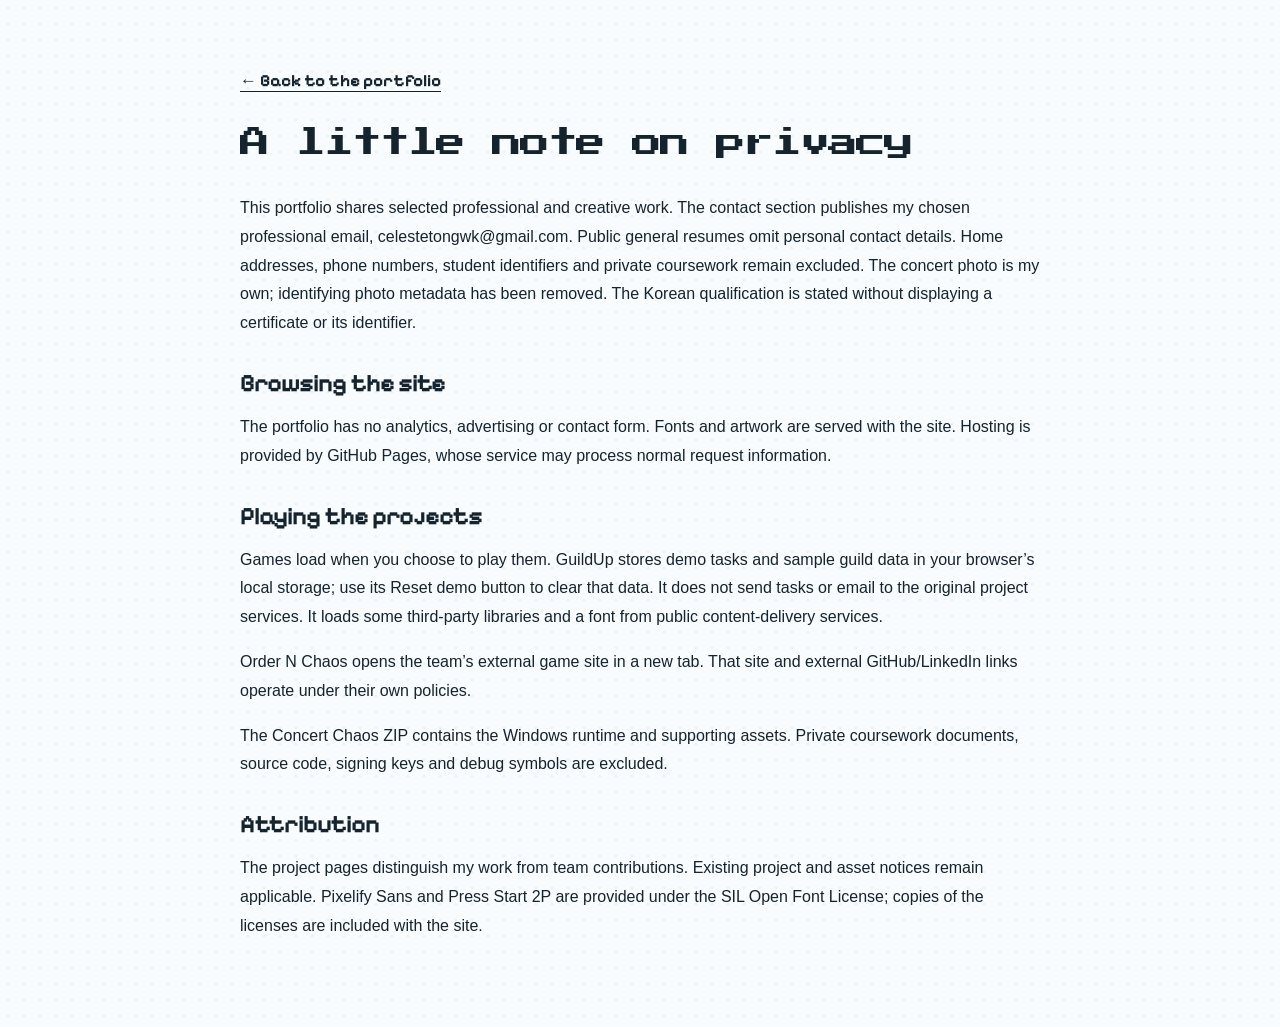
<file: privacy.html>
<!doctype html><html lang="en"><head><meta charset="utf-8"><meta name="viewport" content="width=device-width,initial-scale=1"><title>Privacy · Celeste Tong</title><link rel="stylesheet" href="style.css"><link rel="stylesheet" href="pixel.css"><link rel="stylesheet" href="launch.css"></head><body><main class="privacy-page wrap"><a class="case-back" href="index.html">← Back to the portfolio</a><h1>A little note on privacy</h1><p>This portfolio shares selected professional and creative work. The contact section publishes my chosen professional email, celestetongwk@gmail.com. Public general resumes omit personal contact details. Home addresses, phone numbers, student identifiers and private coursework remain excluded. The concert photo is my own; identifying photo metadata has been removed. The Korean qualification is stated without displaying a certificate or its identifier.</p><h2>Browsing the site</h2><p>The portfolio has no analytics, advertising or contact form. Fonts and artwork are served with the site. Hosting is provided by GitHub Pages, whose service may process normal request information.</p><h2>Playing the projects</h2><p>Games load when you choose to play them. GuildUp stores demo tasks and sample guild data in your browser’s local storage; use its Reset demo button to clear that data. It does not send tasks or email to the original project services. It loads some third-party libraries and a font from public content-delivery services.</p><p>Order N Chaos opens the team’s external game site in a new tab. That site and external GitHub/LinkedIn links operate under their own policies.</p><p>The Concert Chaos ZIP contains the Windows runtime and supporting assets. Private coursework documents, source code, signing keys and debug symbols are excluded.</p><h2>Attribution</h2><p>The project pages distinguish my work from team contributions. Existing project and asset notices remain applicable. Pixelify Sans and Press Start 2P are provided under the SIL Open Font License; copies of the licenses are included with the site.</p></main></body></html>
</file>
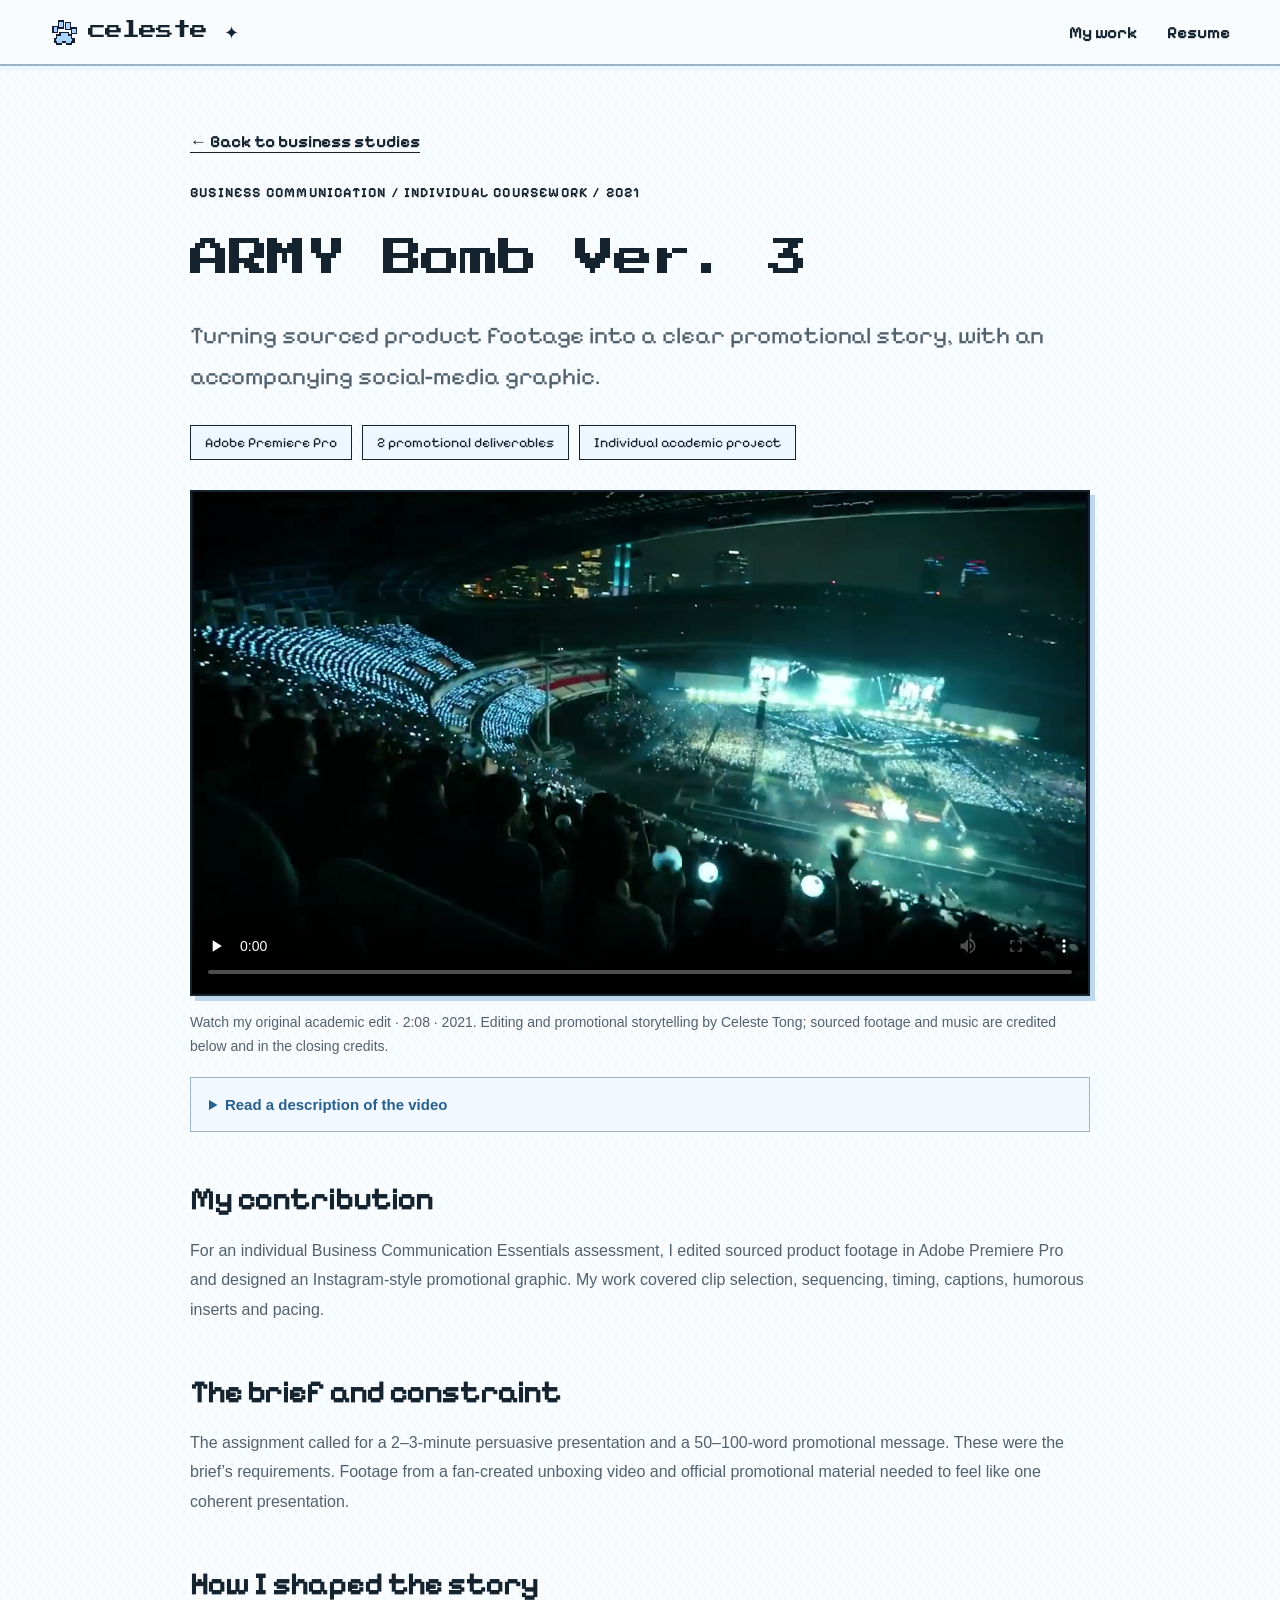
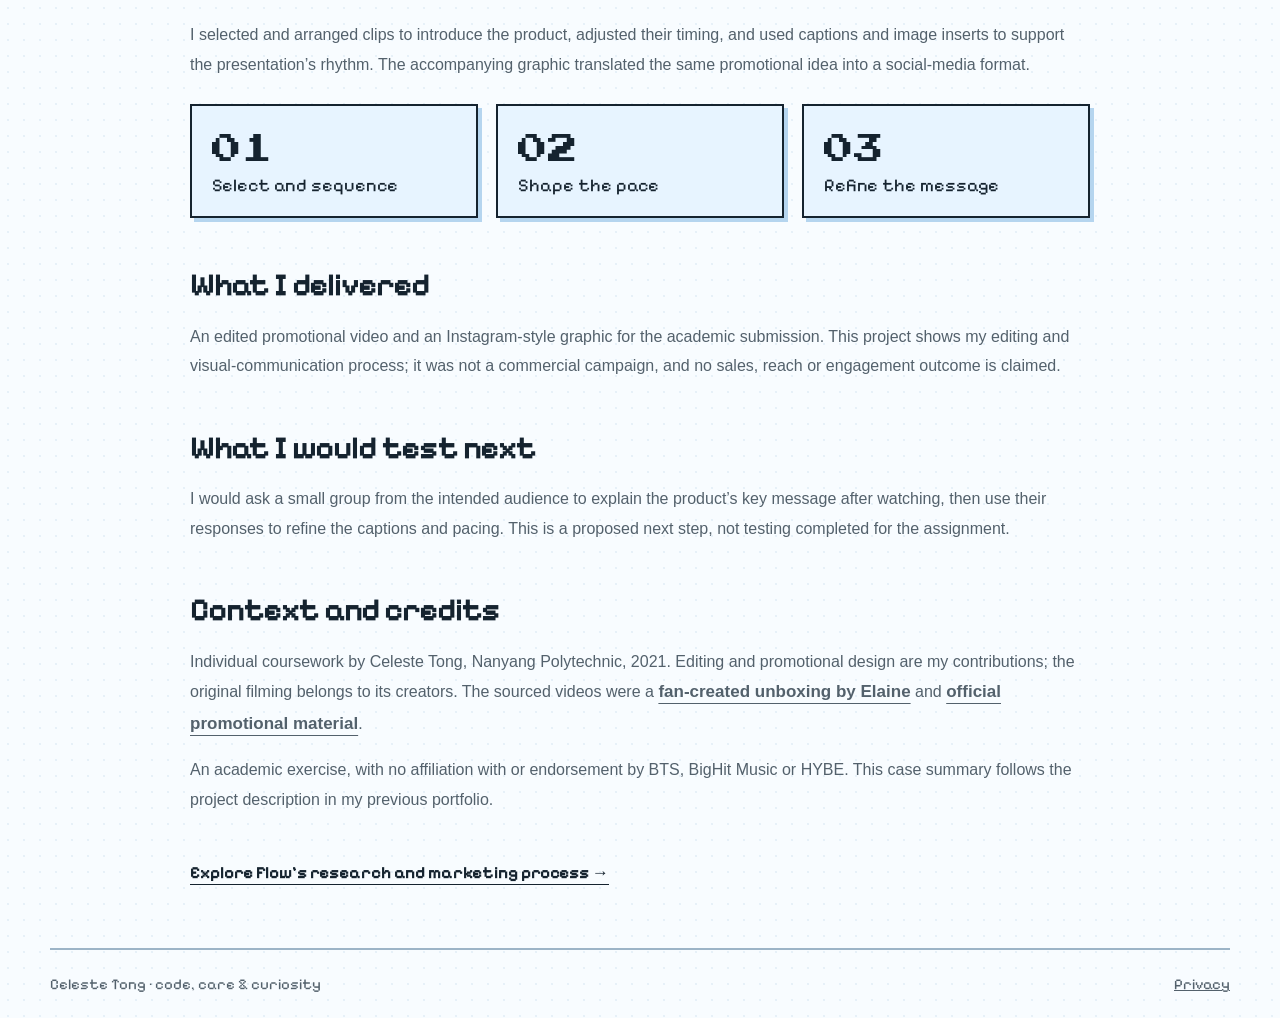
<file: projects/army-bomb.html>
<!doctype html><html lang="en"><head><meta charset="utf-8"><meta name="viewport" content="width=device-width,initial-scale=1"><title>Promotional Editing · Business Studies · Celeste Tong</title><meta name="description" content="Celeste Tong’s individual promotional editing and visual communication coursework, using Adobe Premiere Pro."><link rel="icon" href="../assets/paw.svg"><link rel="stylesheet" href="../style.css"><link rel="stylesheet" href="../pixel.css"><link rel="stylesheet" href="../launch.css"><link rel="stylesheet" href="../business.css"></head><body><header class="header wrap"><a class="brand" href="../index.html"><img src="../assets/paw.svg" width="28" height="28" alt="">celeste ✦</a><nav><a href="../index.html#work">My work</a><a href="../index.html#resume">Resume</a></nav></header><main class="case-main wrap"><a class="case-back" href="../index.html#business">← Back to business studies</a><p class="eyebrow">BUSINESS COMMUNICATION / INDIVIDUAL COURSEWORK / 2021</p><h1>ARMY Bomb Ver. 3</h1><p class="case-intro">Turning sourced product footage into a clear promotional story, with an accompanying social-media graphic.</p><div class="case-facts"><span>Adobe Premiere Pro</span><span>2 promotional deliverables</span><span>Individual academic project</span></div><figure class="business-figure video-figure" id="video"><video controls playsinline preload="none" poster="../assets/army-video-poster.jpg" aria-label="Celeste’s ARMY Bomb promotional coursework video" aria-describedby="video-caption"><source src="../assets/army-promotional-edit.mp4" type="video/mp4"><p><a href="../assets/army-promotional-edit.mp4">Open the promotional video</a>.</p></video><figcaption id="video-caption">Watch my original academic edit · 2:08 · 2021. Editing and promotional storytelling by Celeste Tong; sourced footage and music are credited below and in the closing credits.</figcaption><details class="video-description"><summary>Read a description of the video</summary><p>A short mock chat introduces the lightstick. An unboxing sequence uses captions, timed cuts and humorous inserts to introduce the product and its features. Concert footage then shows the synchronised audience lights. The edit ends with source and production credits. Music and sound effects accompany the visuals; the product explanations are shown as on-screen text.</p></details></figure><section class="case-section"><h2>My contribution</h2><p>For an individual Business Communication Essentials assessment, I edited sourced product footage in Adobe Premiere Pro and designed an Instagram-style promotional graphic. My work covered clip selection, sequencing, timing, captions, humorous inserts and pacing.</p></section><section class="case-section"><h2>The brief and constraint</h2><p>The assignment called for a 2–3-minute persuasive presentation and a 50–100-word promotional message. These were the brief’s requirements. Footage from a fan-created unboxing video and official promotional material needed to feel like one coherent presentation.</p></section><section class="case-section"><h2>How I shaped the story</h2><p>I selected and arranged clips to introduce the product, adjusted their timing, and used captions and image inserts to support the presentation’s rhythm. The accompanying graphic translated the same promotional idea into a social-media format.</p><div class="business-stats"><div><strong>01</strong><span>Select and sequence</span></div><div><strong>02</strong><span>Shape the pace</span></div><div><strong>03</strong><span>Refine the message</span></div></div></section><section class="case-section"><h2>What I delivered</h2><p>An edited promotional video and an Instagram-style graphic for the academic submission. This project shows my editing and visual-communication process; it was not a commercial campaign, and no sales, reach or engagement outcome is claimed.</p></section><section class="case-section"><h2>What I would test next</h2><p>I would ask a small group from the intended audience to explain the product’s key message after watching, then use their responses to refine the captions and pacing. This is a proposed next step, not testing completed for the assignment.</p></section><section class="case-section"><h2>Context and credits</h2><p>Individual coursework by Celeste Tong, Nanyang Polytechnic, 2021. Editing and promotional design are my contributions; the original filming belongs to its creators. The sourced videos were a <a class="text-link" href="https://www.youtube.com/watch?v=cXlPdqUYbBk" target="_blank" rel="noopener">fan-created unboxing by Elaine</a> and <a class="text-link" href="https://www.youtube.com/watch?v=vkRKZLUwWkc" target="_blank" rel="noopener">official promotional material</a>.</p><p>An academic exercise, with no affiliation with or endorsement by BTS, BigHit Music or HYBE. This case summary follows the project description in my previous portfolio.</p></section><a class="text-link" href="flow.html">Explore Flow’s research and marketing process →</a></main><footer class="footer wrap"><span>Celeste Tong · code, care & curiosity</span><a href="../privacy.html">Privacy</a></footer><dialog class="play-dialog" id="play-dialog"><div class="play-toolbar"><div><b id="play-title">Play</b><span id="play-note"></span></div><a id="play-external" target="_blank" rel="noopener noreferrer">Open separately</a><button id="close-play" aria-label="Close game">×</button></div><iframe id="game-frame" title="Playable project" allow="fullscreen; autoplay; gamepad" allowfullscreen></iframe></dialog><script src="../script.js"></script></body></html>
</file>
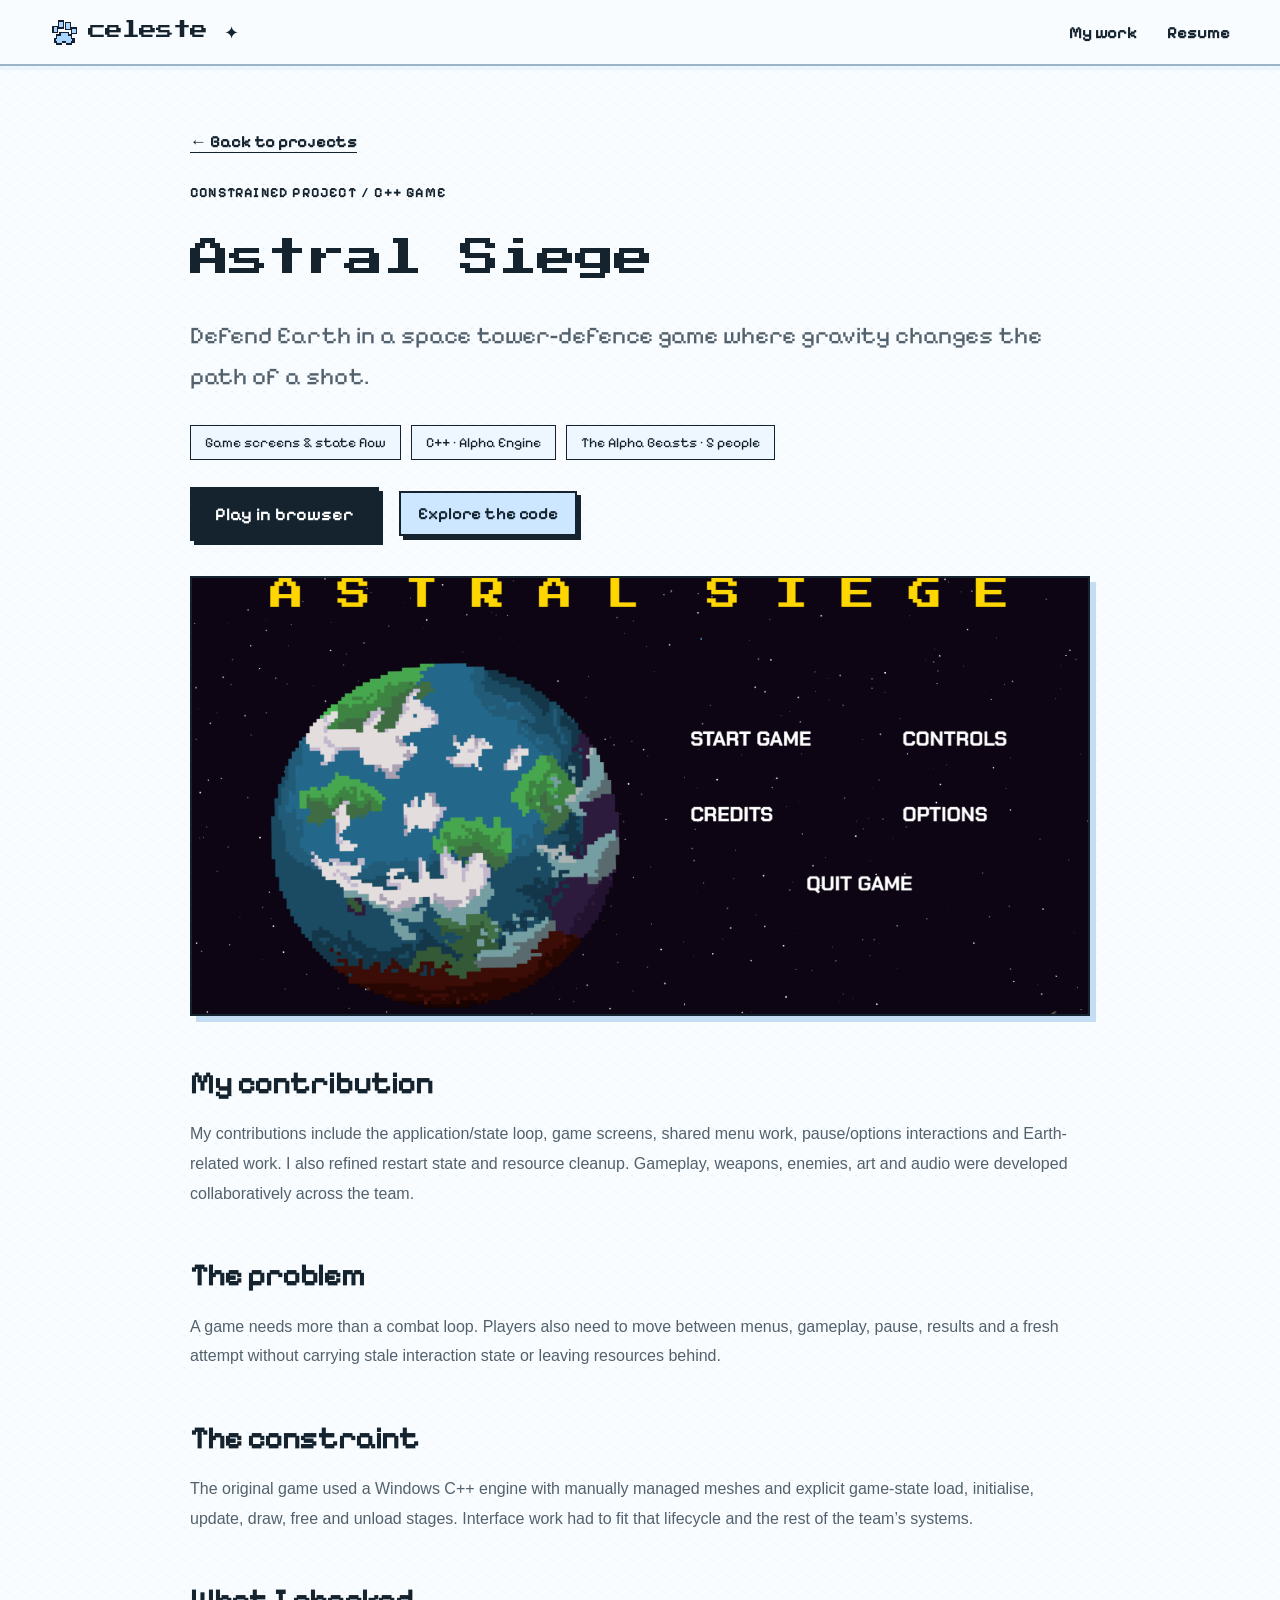
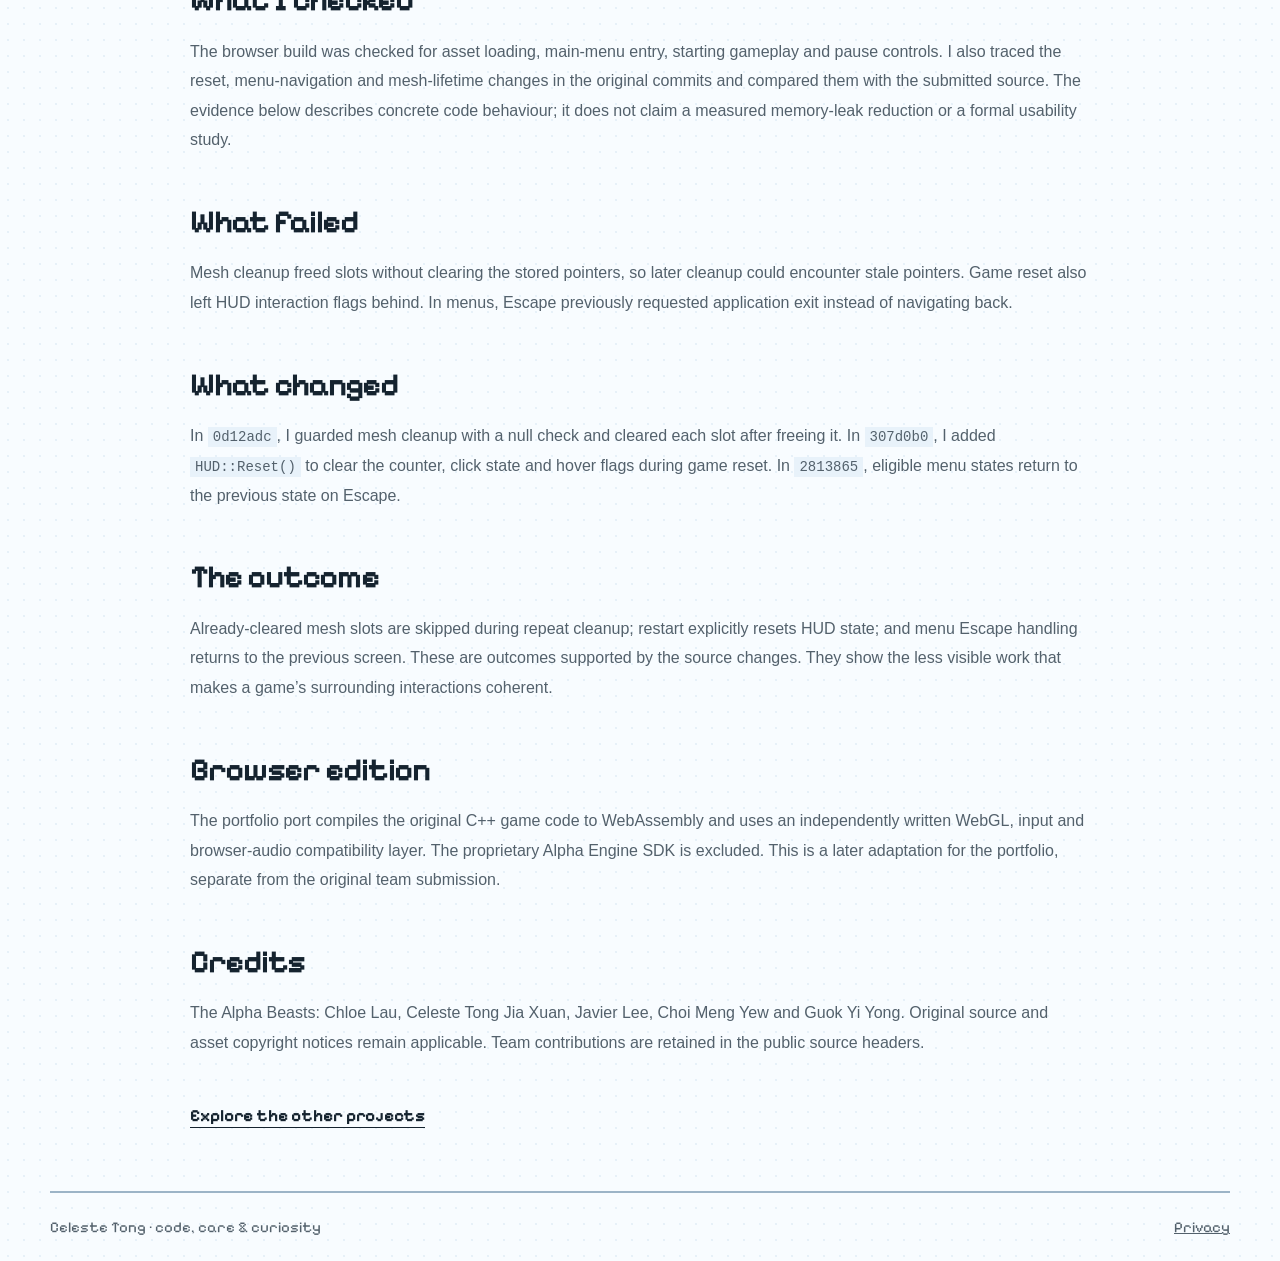
<file: projects/astral-siege.html>
<!doctype html><html lang="en"><head><meta charset="utf-8"><meta name="viewport" content="width=device-width,initial-scale=1"><title>Astral Siege · Celeste Tong</title><meta name="description" content="Defend Earth in a space tower-defence game where gravity changes the path of a shot."><link rel="icon" href="../assets/paw.svg"><link rel="stylesheet" href="../style.css"><link rel="stylesheet" href="../pixel.css"><link rel="stylesheet" href="../launch.css"></head><body><header class="header wrap"><a class="brand" href="../index.html"><img src="../assets/paw.svg" width="28" height="28" alt="">celeste ✦</a><nav><a href="../index.html#work">My work</a><a href="../index.html#resume">Resume</a></nav></header><main class="case-main wrap"><a class="case-back" href="../index.html#work">← Back to projects</a><p class="eyebrow">CONSTRAINED PROJECT / C++ GAME</p><h1>Astral Siege</h1><p class="case-intro">Defend Earth in a space tower-defence game where gravity changes the path of a shot.</p><div class="case-facts"><span>Game screens &amp; state flow</span><span>C++ · Alpha Engine</span><span>The Alpha Beasts · 5 people</span></div><div class="project-actions"><button class="button dark" data-play="astral-siege">Play in browser</button><a class="button small" href="https://github.com/Cel23010997/astral-siege" target="_blank" rel="noopener noreferrer">Explore the code</a></div><img class="case-cover" src="../assets/astral-preview.png" alt="Astral Siege project preview"><section class="case-section"><h2>My contribution</h2><p>My contributions include the application/state loop, game screens, shared menu work, pause/options interactions and Earth-related work. I also refined restart state and resource cleanup. Gameplay, weapons, enemies, art and audio were developed collaboratively across the team.</p></section><section class="case-section"><h2>The problem</h2><p>A game needs more than a combat loop. Players also need to move between menus, gameplay, pause, results and a fresh attempt without carrying stale interaction state or leaving resources behind.</p></section><section class="case-section"><h2>The constraint</h2><p>The original game used a Windows C++ engine with manually managed meshes and explicit game-state load, initialise, update, draw, free and unload stages. Interface work had to fit that lifecycle and the rest of the team’s systems.</p></section><section class="case-section"><h2>What I checked</h2><p>The browser build was checked for asset loading, main-menu entry, starting gameplay and pause controls. I also traced the reset, menu-navigation and mesh-lifetime changes in the original commits and compared them with the submitted source. The evidence below describes concrete code behaviour; it does not claim a measured memory-leak reduction or a formal usability study.</p></section><section class="case-section"><h2>What failed</h2><p>Mesh cleanup freed slots without clearing the stored pointers, so later cleanup could encounter stale pointers. Game reset also left HUD interaction flags behind. In menus, Escape previously requested application exit instead of navigating back.</p></section><section class="case-section"><h2>What changed</h2><p>In <code>0d12adc</code>, I guarded mesh cleanup with a null check and cleared each slot after freeing it. In <code>307d0b0</code>, I added <code>HUD::Reset()</code> to clear the counter, click state and hover flags during game reset. In <code>2813865</code>, eligible menu states return to the previous state on Escape.</p></section><section class="case-section"><h2>The outcome</h2><p>Already-cleared mesh slots are skipped during repeat cleanup; restart explicitly resets HUD state; and menu Escape handling returns to the previous screen. These are outcomes supported by the source changes. They show the less visible work that makes a game’s surrounding interactions coherent.</p></section><section class="case-section"><h2>Browser edition</h2><p>The portfolio port compiles the original C++ game code to WebAssembly and uses an independently written WebGL, input and browser-audio compatibility layer. The proprietary Alpha Engine SDK is excluded. This is a later adaptation for the portfolio, separate from the original team submission.</p></section><section class="case-section"><h2>Credits</h2><p>The Alpha Beasts: Chloe Lau, Celeste Tong Jia Xuan, Javier Lee, Choi Meng Yew and Guok Yi Yong. Original source and asset copyright notices remain applicable. Team contributions are retained in the public source headers.</p></section><a class="text-link" href="../index.html#work">Explore the other projects</a></main><footer class="footer wrap"><span>Celeste Tong · code, care & curiosity</span><a href="../privacy.html">Privacy</a></footer><dialog class="play-dialog" id="play-dialog"><div class="play-toolbar"><div><b id="play-title">Play</b><span id="play-note"></span></div><a id="play-external" target="_blank" rel="noopener noreferrer">Open separately</a><button id="close-play" aria-label="Close game">×</button></div><iframe id="game-frame" title="Playable project" allow="fullscreen; autoplay; gamepad" allowfullscreen></iframe></dialog><script src="../script.js"></script></body></html>
</file>
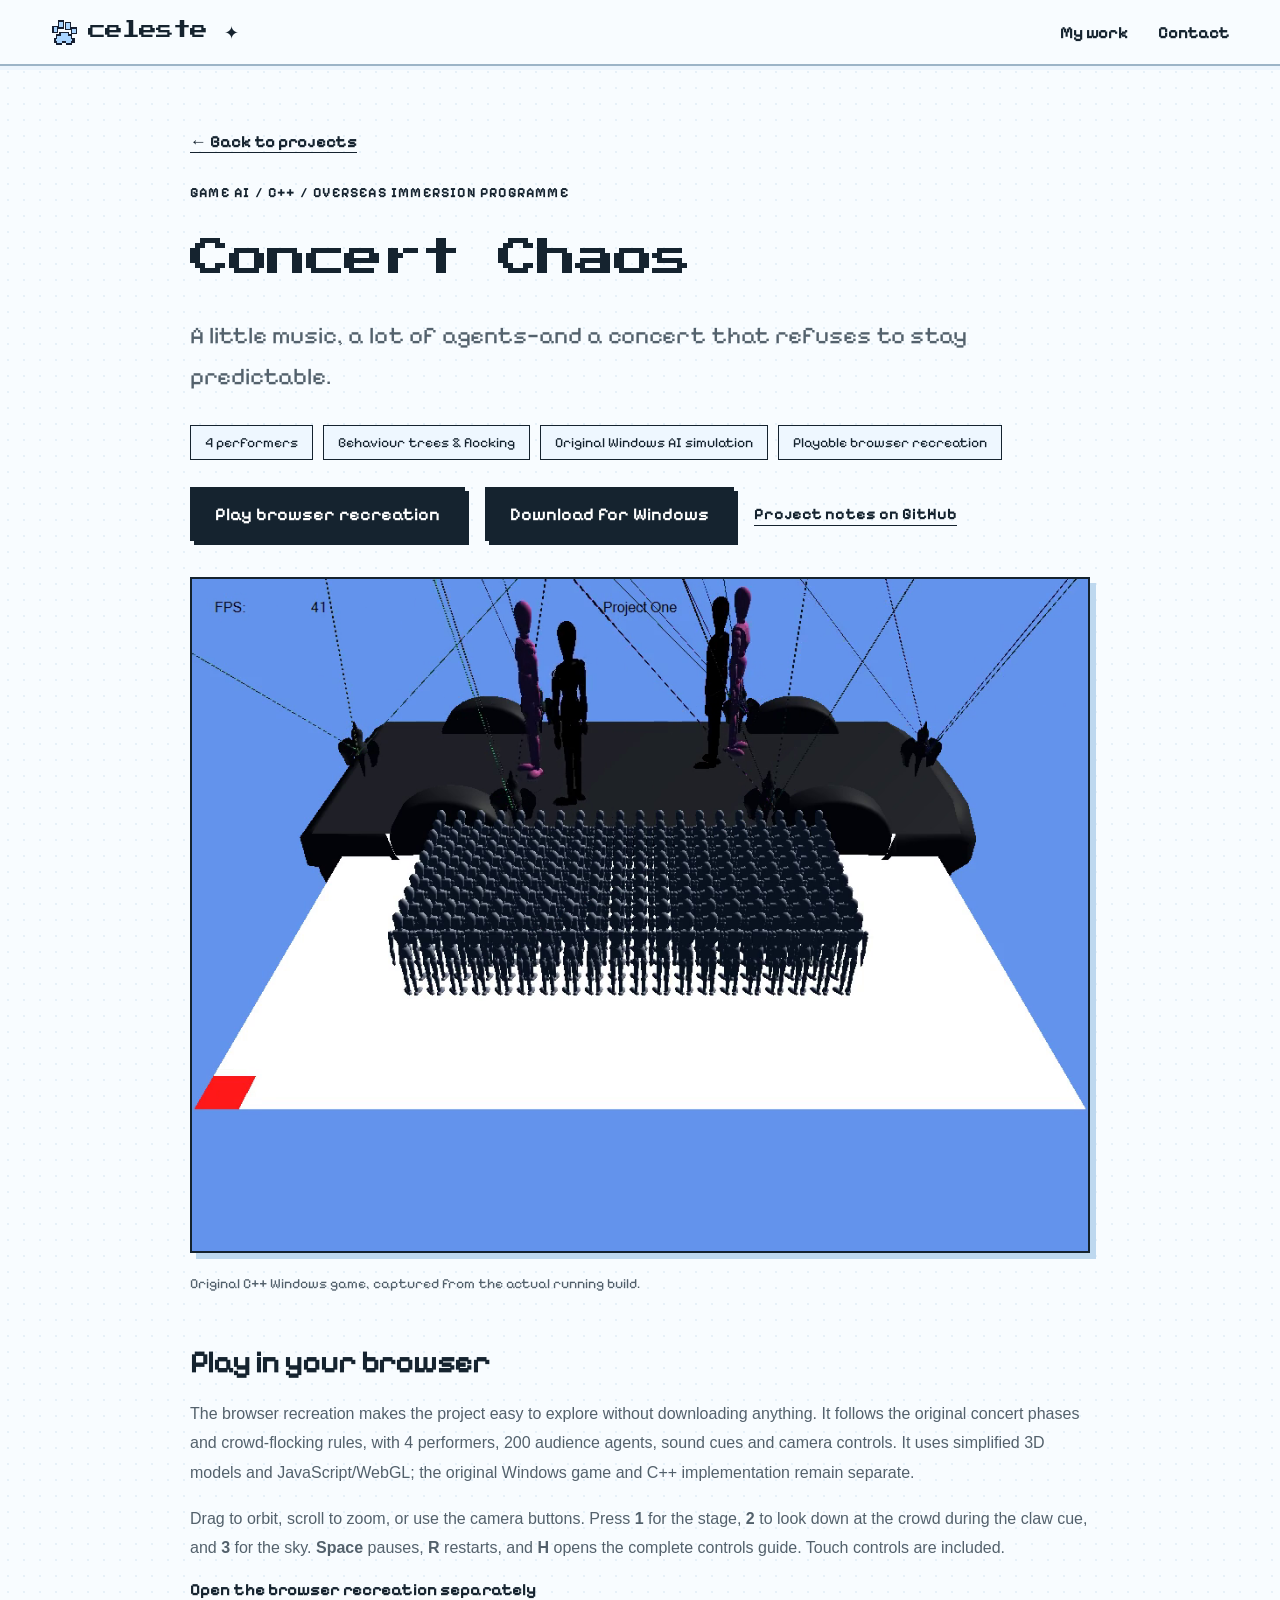
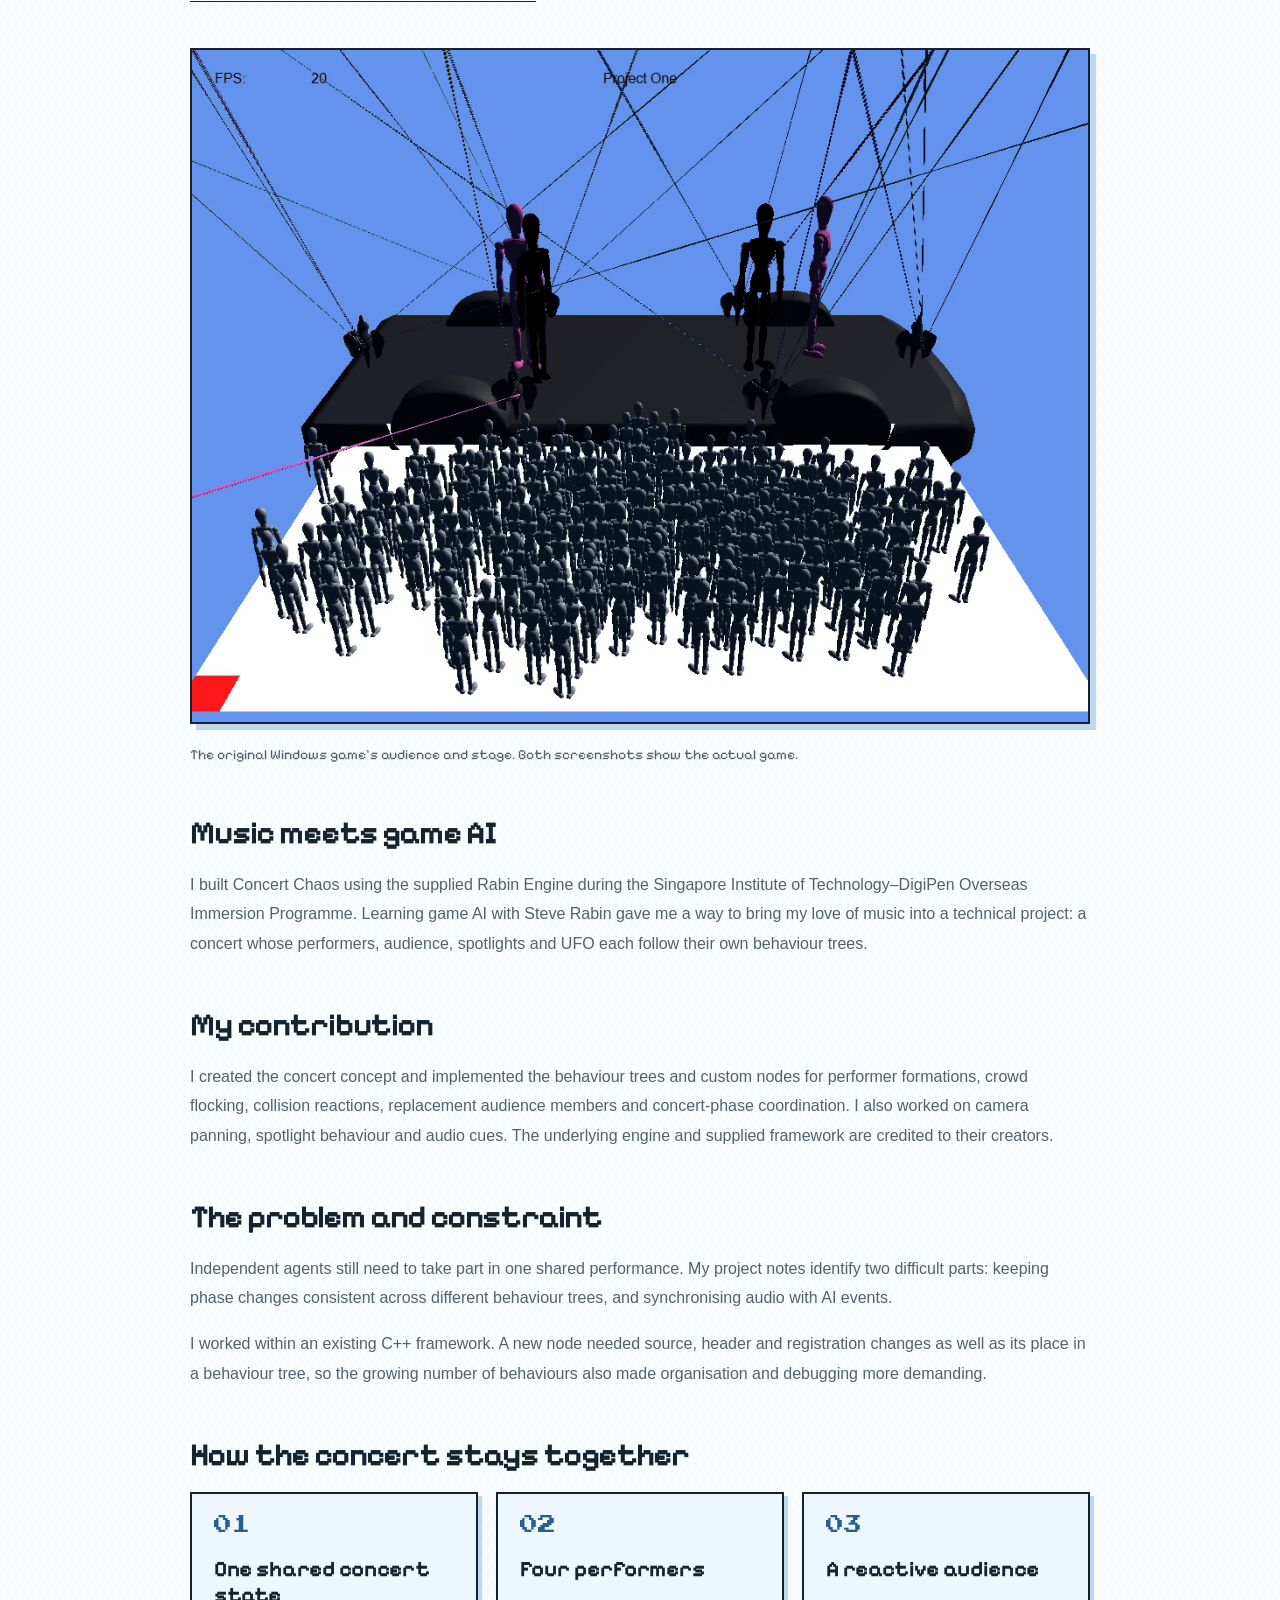
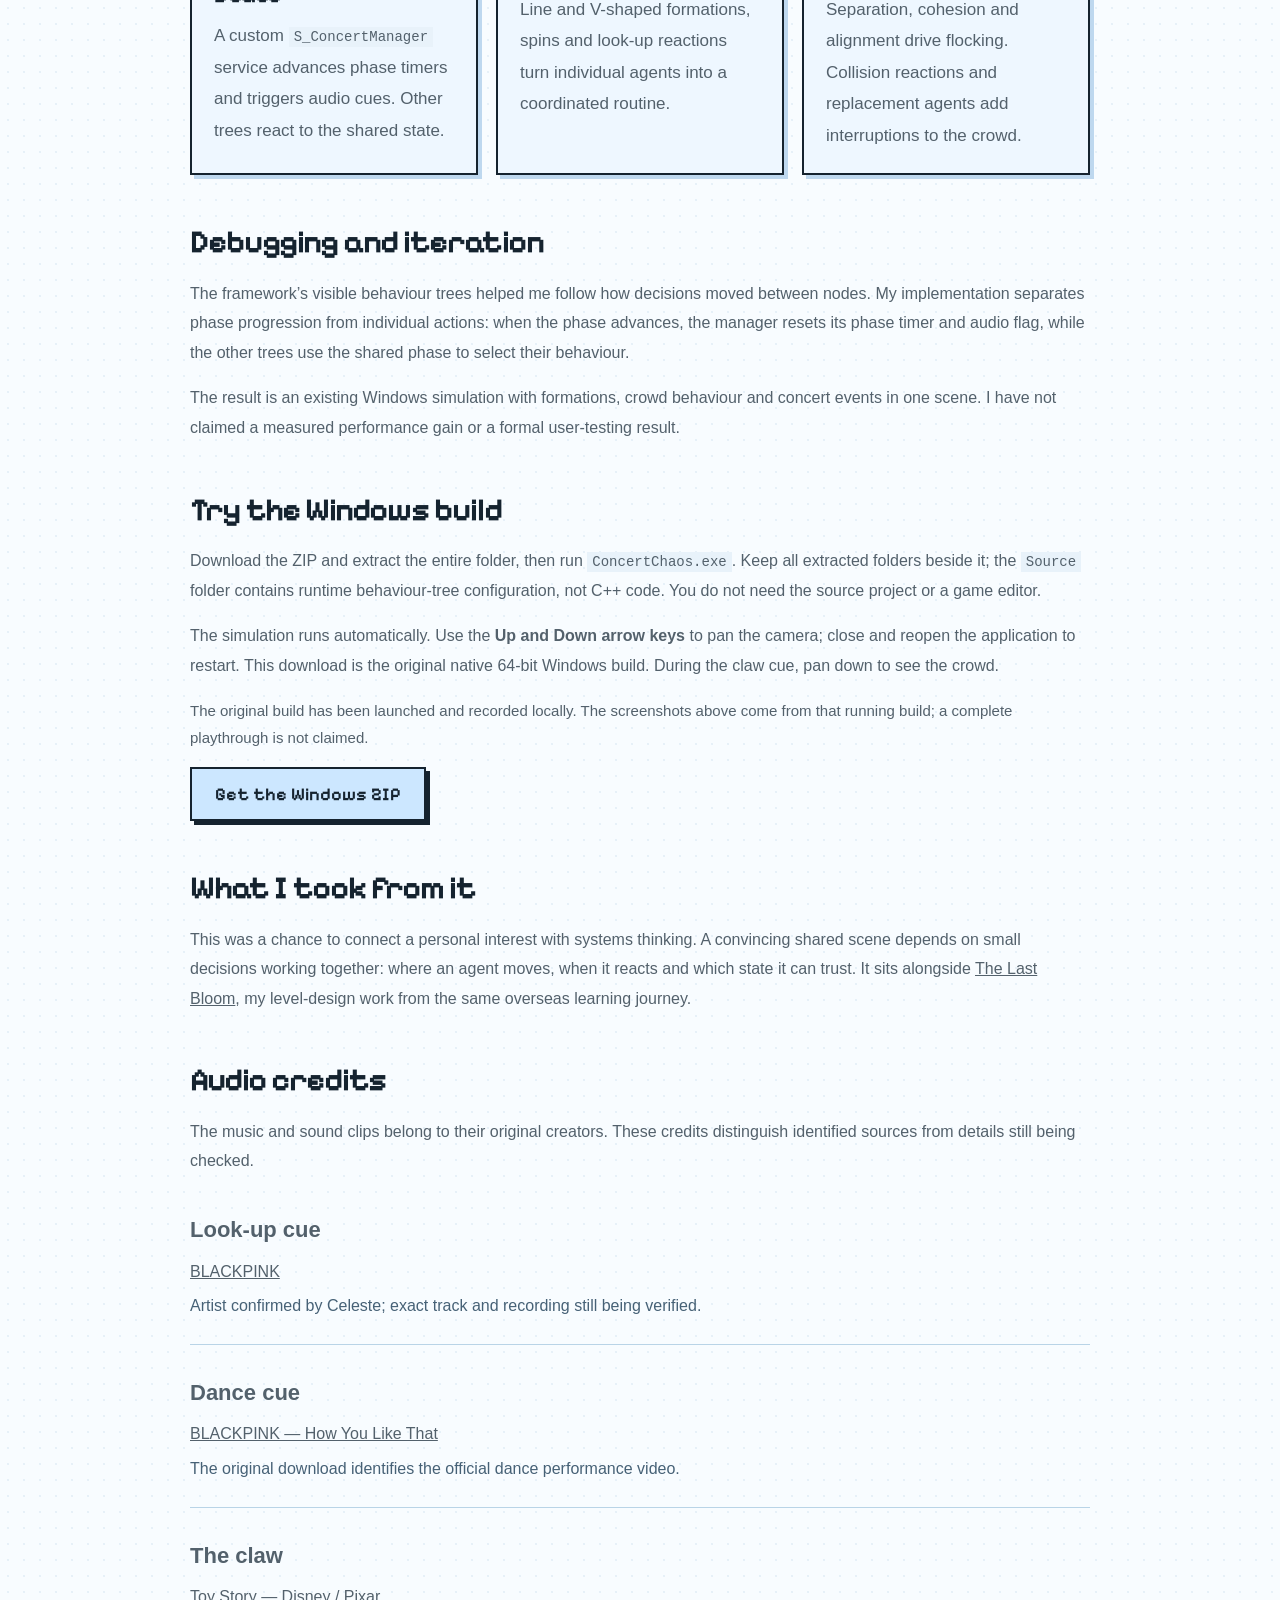
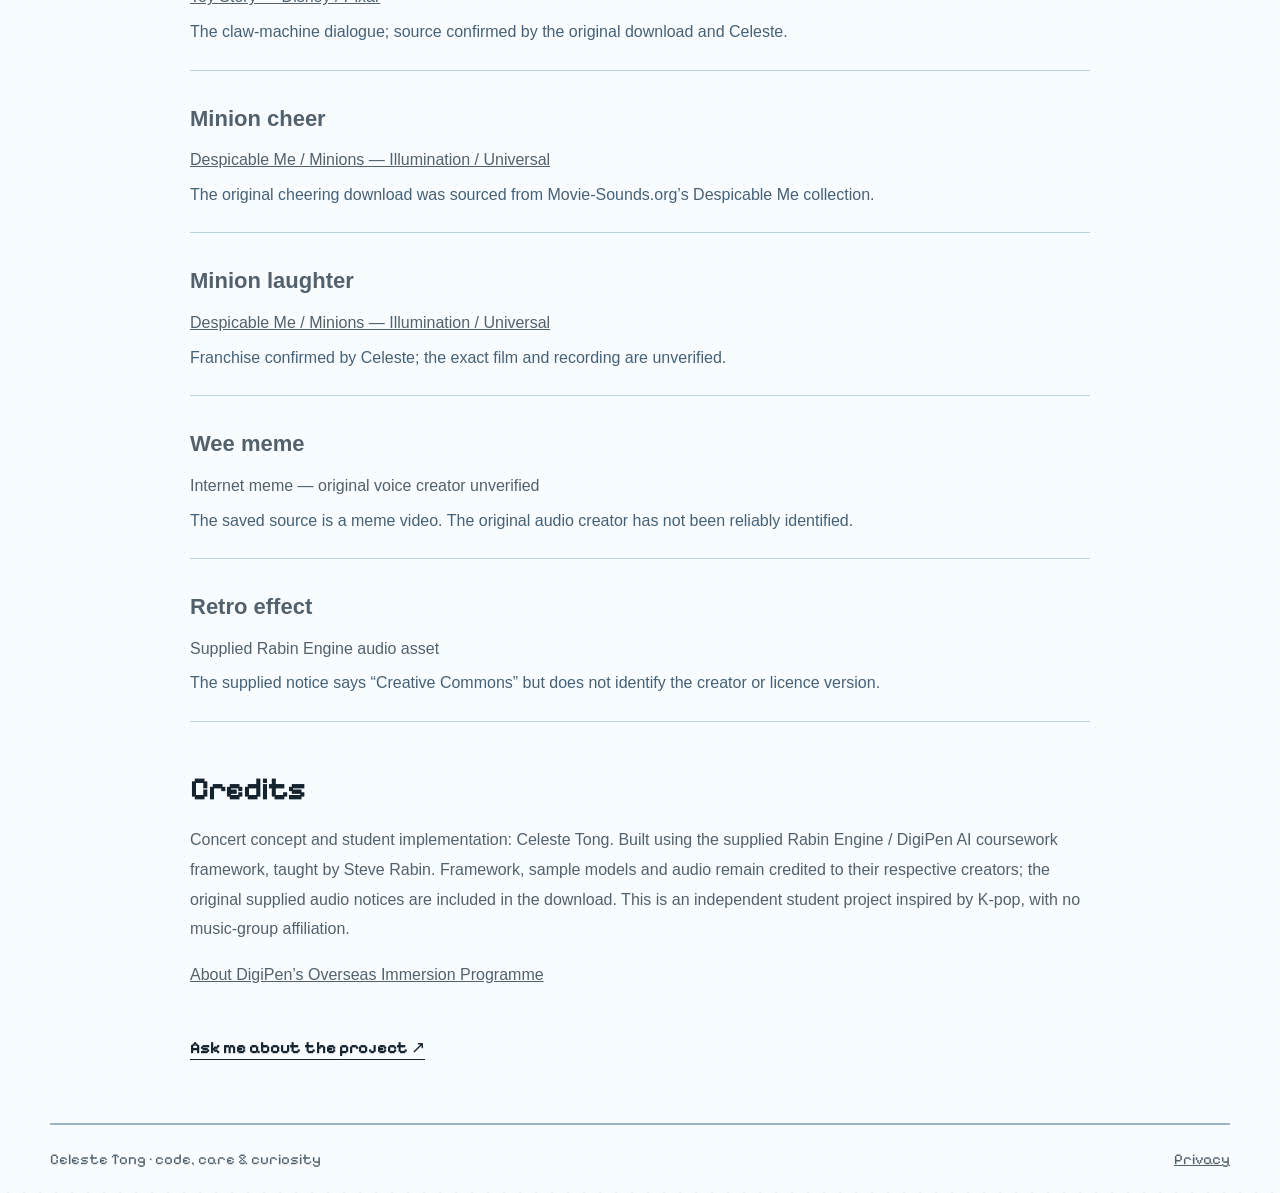
<file: projects/concert-chaos.html>
<!doctype html><html lang="en"><head><meta charset="utf-8"><meta name="viewport" content="width=device-width,initial-scale=1"><title>Concert Chaos · Celeste Tong</title><meta name="description" content="A concert-themed C++ AI simulation by Celeste Tong, using the Rabin Engine: behaviour trees, crowd flocking, formations and coordinated concert phases."><link rel="icon" href="../assets/paw.svg"><link rel="stylesheet" href="../style.css"><link rel="stylesheet" href="../pixel.css"><link rel="stylesheet" href="../concert.css"><link rel="stylesheet" href="../launch.css"></head><body>
<header class="header wrap"><a class="brand" href="../index.html"><img src="../assets/paw.svg" width="28" height="28" alt="">celeste ✦</a><nav aria-label="Main navigation"><a href="../index.html#work">My work</a><a href="../index.html#contact">Contact</a></nav></header>
<main class="case-main wrap"><a class="case-back" href="../index.html#concert-chaos">← Back to projects</a><p class="eyebrow">GAME AI / C++ / OVERSEAS IMMERSION PROGRAMME</p><h1>Concert Chaos</h1><p class="case-intro">A little music, a lot of agents—and a concert that refuses to stay predictable.</p><div class="case-facts"><span>4 performers</span><span>Behaviour trees &amp; flocking</span><span>Original Windows AI simulation</span><span>Playable browser recreation</span></div><div class="project-actions"><button class="button dark" data-play="concert-chaos">Play browser recreation</button><a class="button dark" href="https://github.com/Cel23010997/concert-chaos/releases/download/portfolio-windows-2026-11-22/Concert-Chaos-Windows.zip">Download for Windows</a><a class="text-link" href="https://github.com/Cel23010997/concert-chaos">Project notes on GitHub</a></div>
<figure class="concert-figure"><img src="../assets/concert-chaos-original-stage.png" alt="Actual Windows game: four performers and the audience in the original Rabin Engine scene"><figcaption>Original C++ Windows game, captured from the actual running build.</figcaption></figure>
<section class="case-section" id="browser"><h2>Play in your browser</h2><p>The browser recreation makes the project easy to explore without downloading anything. It follows the original concert phases and crowd-flocking rules, with 4 performers, 200 audience agents, sound cues and camera controls. It uses simplified 3D models and JavaScript/WebGL; the original Windows game and C++ implementation remain separate.</p><p>Drag to orbit, scroll to zoom, or use the camera buttons. Press <b>1</b> for the stage, <b>2</b> to look down at the crowd during the claw cue, and <b>3</b> for the sky. <b>Space</b> pauses, <b>R</b> restarts, and <b>H</b> opens the complete controls guide. Touch controls are included.</p><a class="text-link" href="https://cel23010997.github.io/concert-chaos/" target="_blank" rel="noopener noreferrer">Open the browser recreation separately</a></section>
<figure class="concert-figure"><img src="../assets/concert-chaos-original-crowd.png" alt="Actual Windows game: audience agents spreading through the concert floor beneath the original performers" loading="lazy"><figcaption>The original Windows game’s audience and stage. Both screenshots show the actual game.</figcaption></figure>
<section class="case-section"><h2>Music meets game AI</h2><p>I built Concert Chaos using the supplied Rabin Engine during the Singapore Institute of Technology–DigiPen Overseas Immersion Programme. Learning game AI with Steve Rabin gave me a way to bring my love of music into a technical project: a concert whose performers, audience, spotlights and UFO each follow their own behaviour trees.</p></section>
<section class="case-section"><h2>My contribution</h2><p>I created the concert concept and implemented the behaviour trees and custom nodes for performer formations, crowd flocking, collision reactions, replacement audience members and concert-phase coordination. I also worked on camera panning, spotlight behaviour and audio cues. The underlying engine and supplied framework are credited to their creators.</p></section>
<section class="case-section"><h2>The problem and constraint</h2><p>Independent agents still need to take part in one shared performance. My project notes identify two difficult parts: keeping phase changes consistent across different behaviour trees, and synchronising audio with AI events.</p><p>I worked within an existing C++ framework. A new node needed source, header and registration changes as well as its place in a behaviour tree, so the growing number of behaviours also made organisation and debugging more demanding.</p></section>
<section class="case-section"><h2>How the concert stays together</h2><div class="concert-systems"><article><span class="system-number">01</span><h3>One shared concert state</h3><p>A custom <code>S_ConcertManager</code> service advances phase timers and triggers audio cues. Other trees react to the shared state.</p></article><article><span class="system-number">02</span><h3>Four performers</h3><p>Line and V-shaped formations, spins and look-up reactions turn individual agents into a coordinated routine.</p></article><article><span class="system-number">03</span><h3>A reactive audience</h3><p>Separation, cohesion and alignment drive flocking. Collision reactions and replacement agents add interruptions to the crowd.</p></article></div></section>
<section class="case-section"><h2>Debugging and iteration</h2><p>The framework’s visible behaviour trees helped me follow how decisions moved between nodes. My implementation separates phase progression from individual actions: when the phase advances, the manager resets its phase timer and audio flag, while the other trees use the shared phase to select their behaviour.</p><p>The result is an existing Windows simulation with formations, crowd behaviour and concert events in one scene. I have not claimed a measured performance gain or a formal user-testing result.</p></section>
<section class="case-section" id="download"><h2>Try the Windows build</h2><p>Download the ZIP and extract the entire folder, then run <code>ConcertChaos.exe</code>. Keep all extracted folders beside it; the <code>Source</code> folder contains runtime behaviour-tree configuration, not C++ code. You do not need the source project or a game editor.</p><p>The simulation runs automatically. Use the <b>Up and Down arrow keys</b> to pan the camera; close and reopen the application to restart. This download is the original native 64-bit Windows build. During the claw cue, pan down to see the crowd.</p><p class="concert-runtime-note">The original build has been launched and recorded locally. The screenshots above come from that running build; a complete playthrough is not claimed.</p><a class="button" href="https://github.com/Cel23010997/concert-chaos/releases/download/portfolio-windows-2026-11-22/Concert-Chaos-Windows.zip">Get the Windows ZIP</a></section>
<section class="case-section"><h2>What I took from it</h2><p>This was a chance to connect a personal interest with systems thinking. A convincing shared scene depends on small decisions working together: where an agent moves, when it reacts and which state it can trust. It sits alongside <a href="the-last-bloom.html">The Last Bloom</a>, my level-design work from the same overseas learning journey.</p></section>
<section class="case-section" id="audio-credits"><h2>Audio credits</h2><p>The music and sound clips belong to their original creators. These credits distinguish identified sources from details still being checked.</p><ul class="audio-credit-list"><li><h3>Look-up cue</h3><p><a href="https://www.youtube.com/@BLACKPINK" target="_blank" rel="noopener noreferrer">BLACKPINK</a></p><p class="credit-detail">Artist confirmed by Celeste; exact track and recording still being verified.</p></li><li><h3>Dance cue</h3><p><a href="https://www.youtube.com/watch?v=32si5cfrCNc" target="_blank" rel="noopener noreferrer">BLACKPINK — How You Like That</a></p><p class="credit-detail">The original download identifies the official dance performance video.</p></li><li><h3>The claw</h3><p><a href="https://www.pixar.com/toy-story" target="_blank" rel="noopener noreferrer">Toy Story — Disney / Pixar</a></p><p class="credit-detail">The claw-machine dialogue; source confirmed by the original download and Celeste.</p></li><li><h3>Minion cheer</h3><p><a href="https://movie-sounds.org/cartoons/despicable-me/50621" target="_blank" rel="noopener noreferrer">Despicable Me / Minions — Illumination / Universal</a></p><p class="credit-detail">The original cheering download was sourced from Movie-Sounds.org’s Despicable Me collection.</p></li><li><h3>Minion laughter</h3><p><a href="https://www.illumination.com/movie/minions/" target="_blank" rel="noopener noreferrer">Despicable Me / Minions — Illumination / Universal</a></p><p class="credit-detail">Franchise confirmed by Celeste; the exact film and recording are unverified.</p></li><li><h3>Wee meme</h3><p>Internet meme — original voice creator unverified</p><p class="credit-detail">The saved source is a meme video. The original audio creator has not been reliably identified.</p></li><li><h3>Retro effect</h3><p>Supplied Rabin Engine audio asset</p><p class="credit-detail">The supplied notice says “Creative Commons” but does not identify the creator or licence version.</p></li></ul></section>
<section class="case-section"><h2>Credits</h2><p>Concert concept and student implementation: Celeste Tong. Built using the supplied Rabin Engine / DigiPen AI coursework framework, taught by Steve Rabin. Framework, sample models and audio remain credited to their respective creators; the original supplied audio notices are included in the download. This is an independent student project inspired by K-pop, with no music-group affiliation.</p><p><a href="https://www.digipen.edu.sg/student-portal/academics/overseas-immersion-programme">About DigiPen’s Overseas Immersion Programme</a></p></section>
<a class="text-link" href="mailto:celestetongwk@gmail.com">Ask me about the project ↗</a></main><footer class="footer wrap"><span>Celeste Tong · code, care &amp; curiosity</span><a href="../privacy.html">Privacy</a></footer><dialog class="play-dialog" id="play-dialog"><div class="play-toolbar"><div><b id="play-title">Play</b><span id="play-note"></span></div><a id="play-external" target="_blank" rel="noopener noreferrer">Open separately</a><button id="close-play" aria-label="Close game">×</button></div><iframe id="game-frame" title="Playable project" allow="fullscreen; autoplay; gamepad" allowfullscreen></iframe></dialog><script src="../script.js"></script></body></html>
</file>
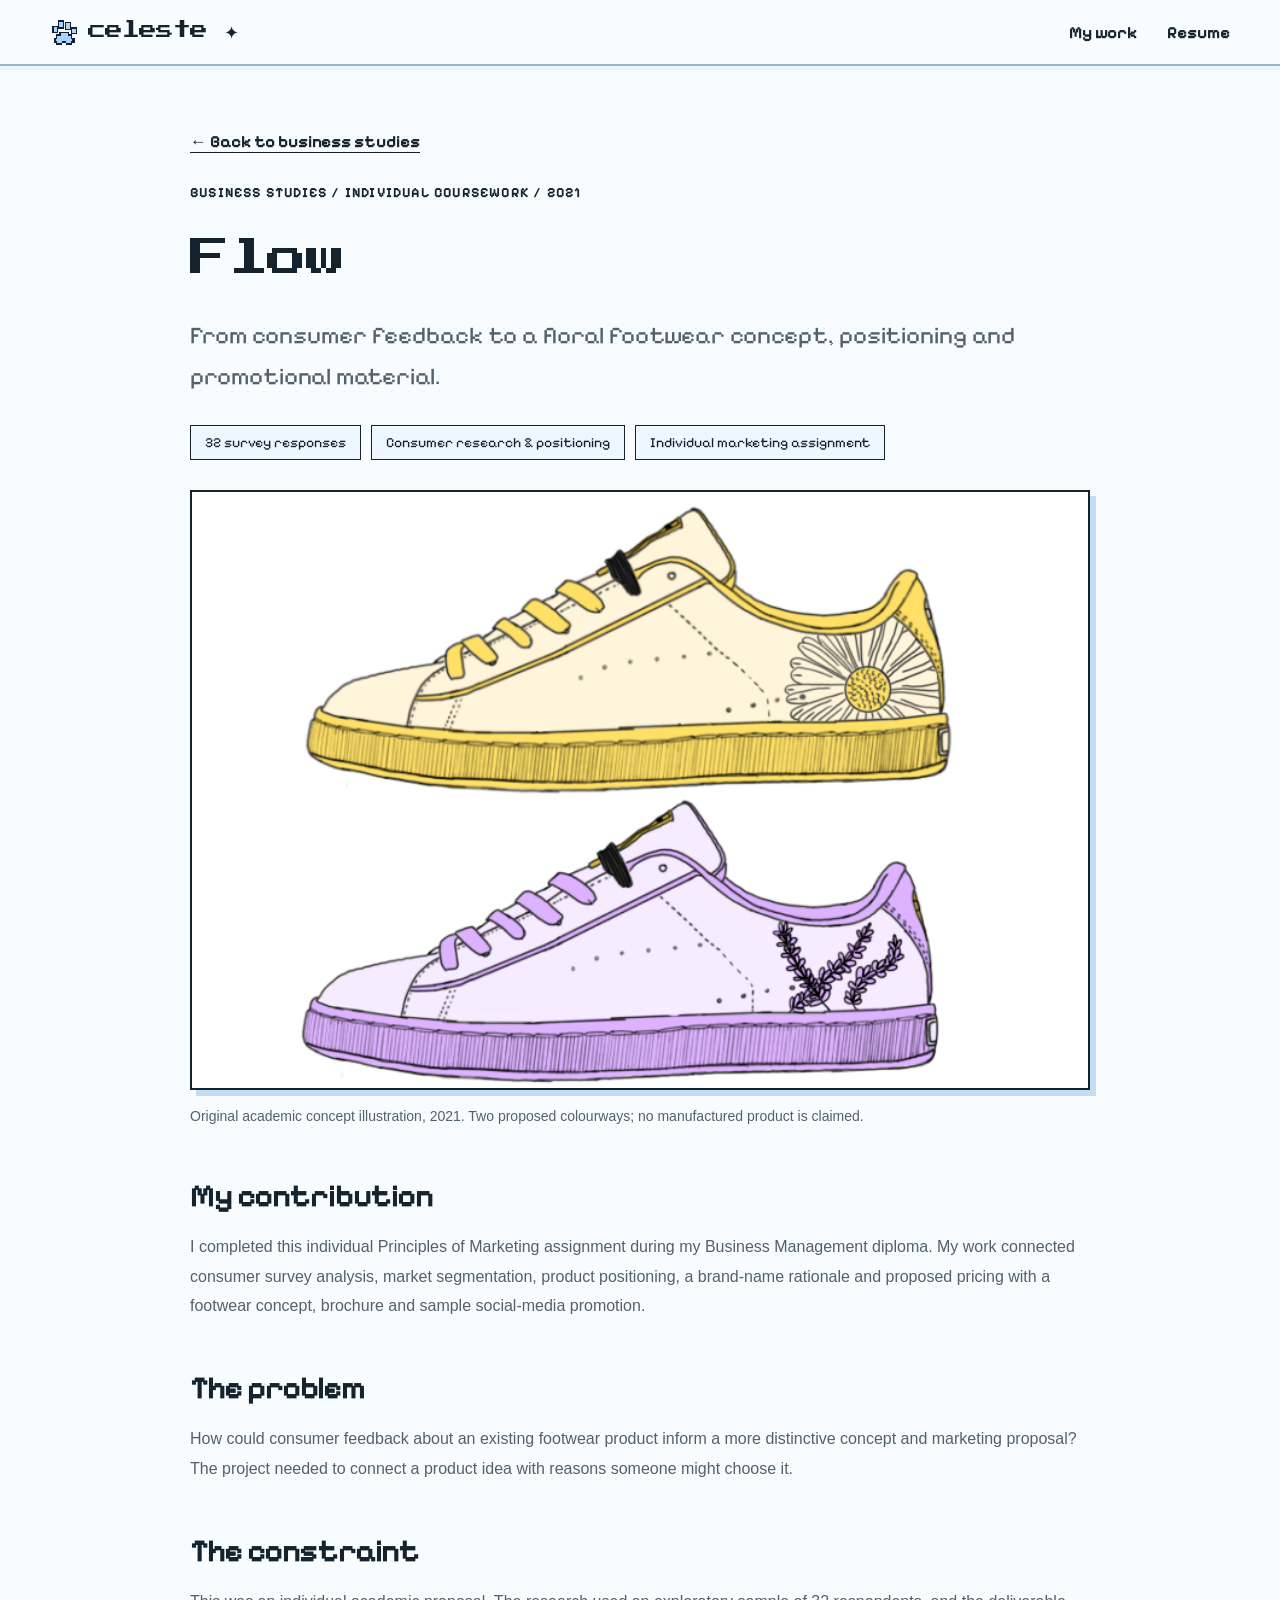
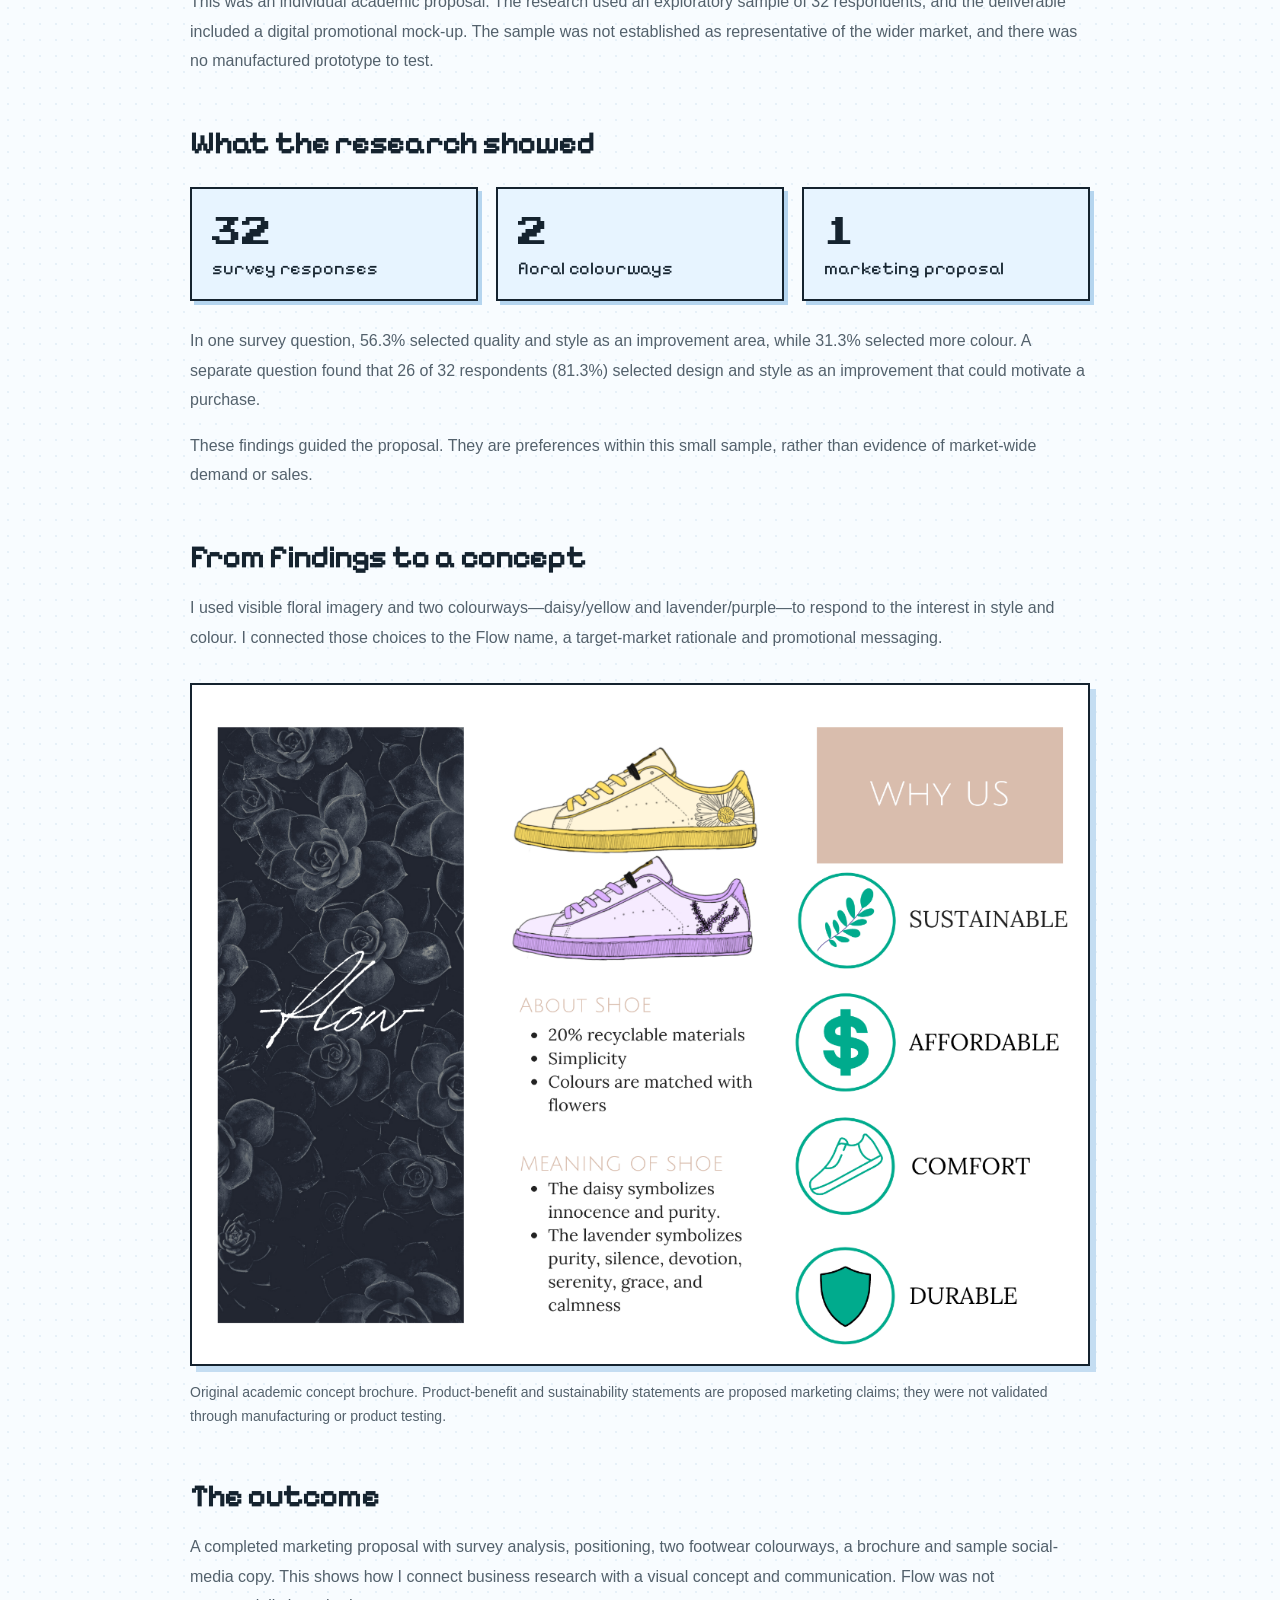
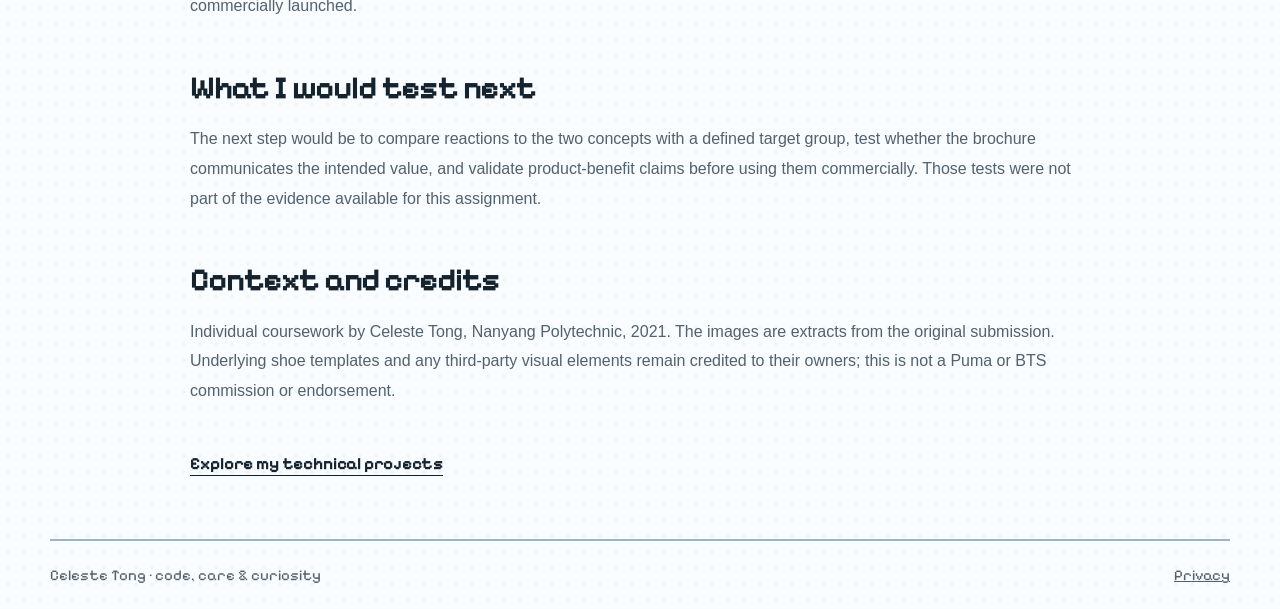
<file: projects/flow.html>
<!doctype html><html lang="en"><head><meta charset="utf-8"><meta name="viewport" content="width=device-width,initial-scale=1"><title>Flow · Business Studies · Celeste Tong</title><meta name="description" content="An individual consumer-research and footwear-marketing concept by Celeste Tong, based on 32 survey responses."><link rel="icon" href="../assets/paw.svg"><link rel="stylesheet" href="../style.css"><link rel="stylesheet" href="../pixel.css"><link rel="stylesheet" href="../launch.css"><link rel="stylesheet" href="../business.css"></head><body><header class="header wrap"><a class="brand" href="../index.html"><img src="../assets/paw.svg" width="28" height="28" alt="">celeste ✦</a><nav><a href="../index.html#work">My work</a><a href="../index.html#resume">Resume</a></nav></header><main class="case-main wrap"><a class="case-back" href="../index.html#business">← Back to business studies</a><p class="eyebrow">BUSINESS STUDIES / INDIVIDUAL COURSEWORK / 2021</p><h1>Flow</h1><p class="case-intro">From consumer feedback to a floral footwear concept, positioning and promotional material.</p><div class="case-facts"><span>32 survey responses</span><span>Consumer research &amp; positioning</span><span>Individual marketing assignment</span></div><figure class="business-figure"><a href="../assets/flow-footwear-concept.png" target="_blank" rel="noopener"><img class="case-cover flow-cover" src="../assets/flow-footwear-concept.png" alt="Original Flow footwear concept with a yellow daisy colourway and a purple lavender colourway"></a><figcaption>Original academic concept illustration, 2021. Two proposed colourways; no manufactured product is claimed.</figcaption></figure>
<section class="case-section"><h2>My contribution</h2><p>I completed this individual Principles of Marketing assignment during my Business Management diploma. My work connected consumer survey analysis, market segmentation, product positioning, a brand-name rationale and proposed pricing with a footwear concept, brochure and sample social-media promotion.</p></section>
<section class="case-section"><h2>The problem</h2><p>How could consumer feedback about an existing footwear product inform a more distinctive concept and marketing proposal? The project needed to connect a product idea with reasons someone might choose it.</p></section>
<section class="case-section"><h2>The constraint</h2><p>This was an individual academic proposal. The research used an exploratory sample of 32 respondents, and the deliverable included a digital promotional mock-up. The sample was not established as representative of the wider market, and there was no manufactured prototype to test.</p></section>
<section class="case-section"><h2>What the research showed</h2><div class="business-stats"><div><strong>32</strong><span>survey responses</span></div><div><strong>2</strong><span>floral colourways</span></div><div><strong>1</strong><span>marketing proposal</span></div></div><p>In one survey question, 56.3% selected quality and style as an improvement area, while 31.3% selected more colour. A separate question found that 26 of 32 respondents (81.3%) selected design and style as an improvement that could motivate a purchase.</p><p>These findings guided the proposal. They are preferences within this small sample, rather than evidence of market-wide demand or sales.</p></section>
<section class="case-section"><h2>From findings to a concept</h2><p>I used visible floral imagery and two colourways—daisy/yellow and lavender/purple—to respond to the interest in style and colour. I connected those choices to the Flow name, a target-market rationale and promotional messaging.</p><figure class="business-figure"><a href="../assets/flow-concept-brochure.png" target="_blank" rel="noopener"><img class="case-cover" src="../assets/flow-concept-brochure.png" alt="Original three-panel Flow concept brochure, with floral branding, the two shoe concepts and proposed product-benefit messaging"></a><figcaption>Original academic concept brochure. Product-benefit and sustainability statements are proposed marketing claims; they were not validated through manufacturing or product testing.</figcaption></figure></section>
<section class="case-section"><h2>The outcome</h2><p>A completed marketing proposal with survey analysis, positioning, two footwear colourways, a brochure and sample social-media copy. This shows how I connect business research with a visual concept and communication. Flow was not commercially launched.</p></section>
<section class="case-section"><h2>What I would test next</h2><p>The next step would be to compare reactions to the two concepts with a defined target group, test whether the brochure communicates the intended value, and validate product-benefit claims before using them commercially. Those tests were not part of the evidence available for this assignment.</p></section>
<section class="case-section"><h2>Context and credits</h2><p>Individual coursework by Celeste Tong, Nanyang Polytechnic, 2021. The images are extracts from the original submission. Underlying shoe templates and any third-party visual elements remain credited to their owners; this is not a Puma or BTS commission or endorsement.</p></section><a class="text-link" href="../index.html#work">Explore my technical projects</a></main><footer class="footer wrap"><span>Celeste Tong · code, care & curiosity</span><a href="../privacy.html">Privacy</a></footer><dialog class="play-dialog" id="play-dialog"><div class="play-toolbar"><div><b id="play-title">Play</b><span id="play-note"></span></div><a id="play-external" target="_blank" rel="noopener noreferrer">Open separately</a><button id="close-play" aria-label="Close game">×</button></div><iframe id="game-frame" title="Playable project" allow="fullscreen; autoplay; gamepad" allowfullscreen></iframe></dialog><script src="../script.js"></script></body></html>
</file>
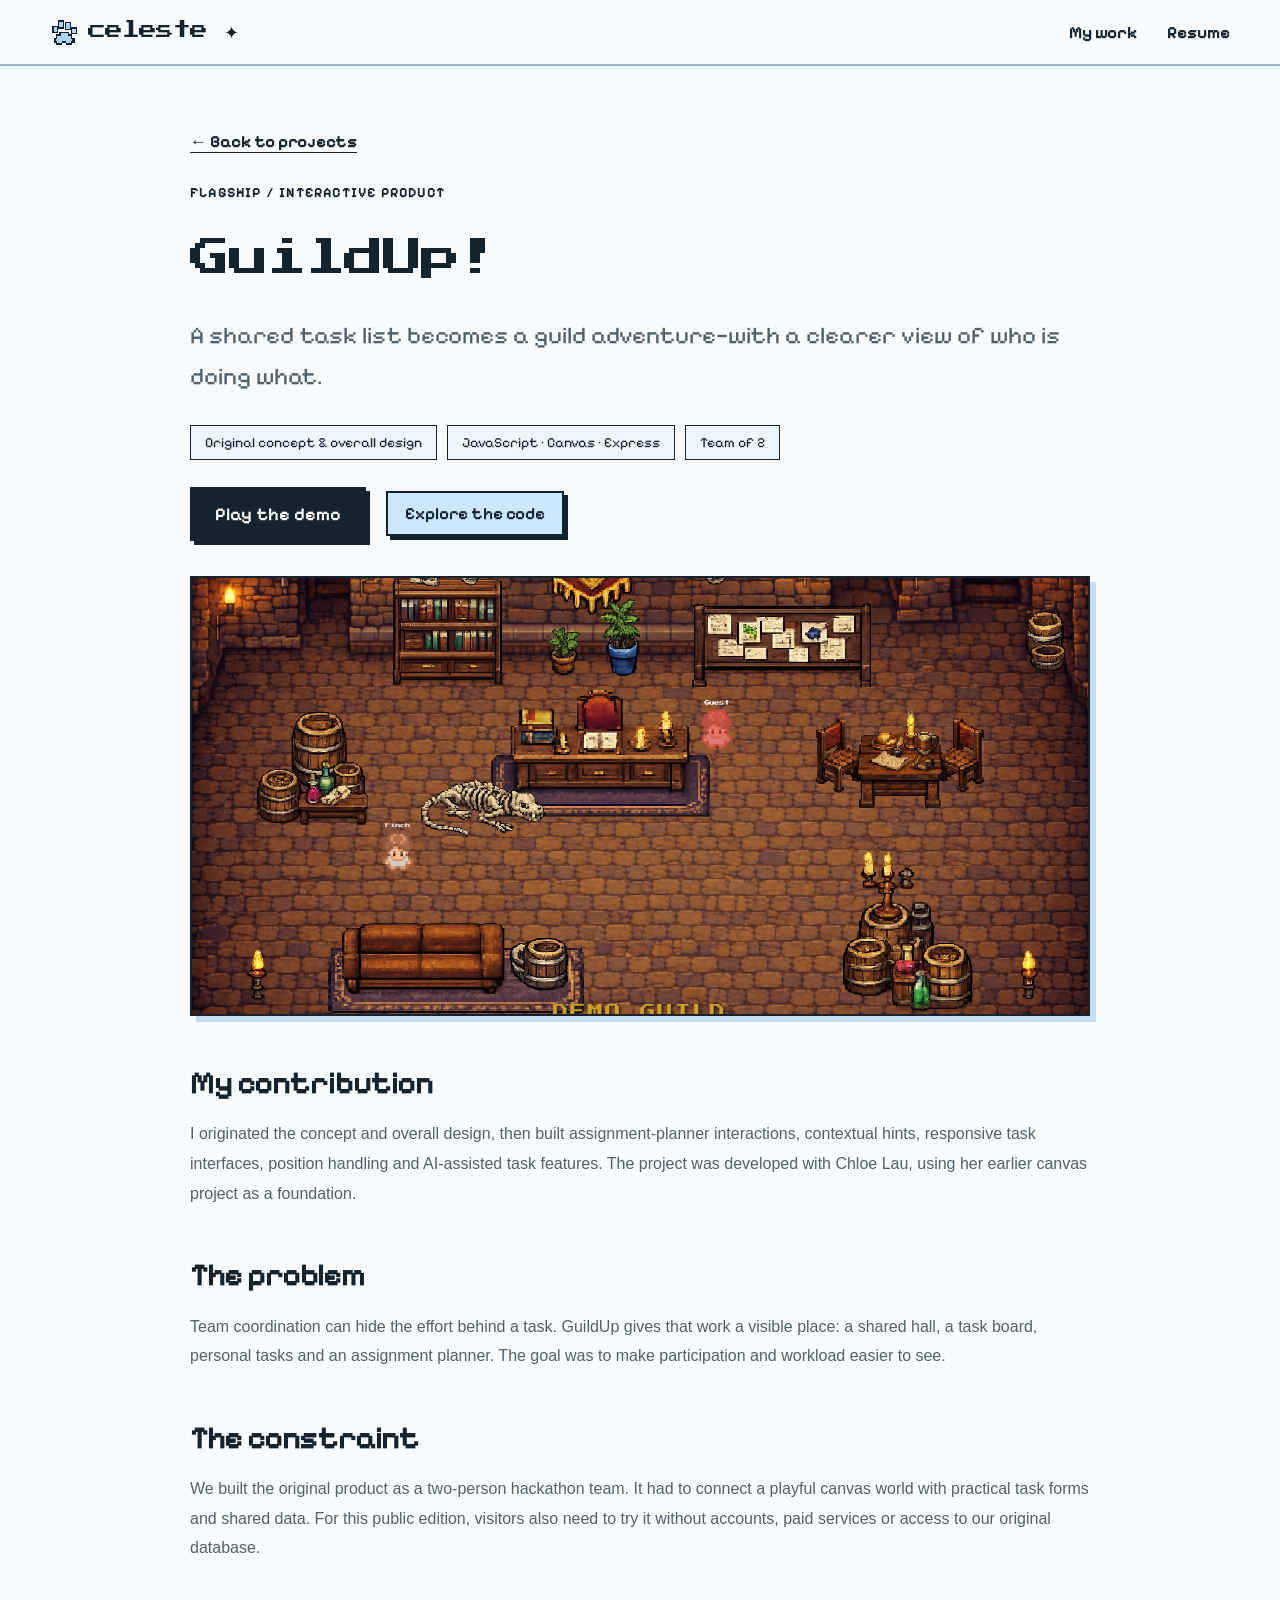
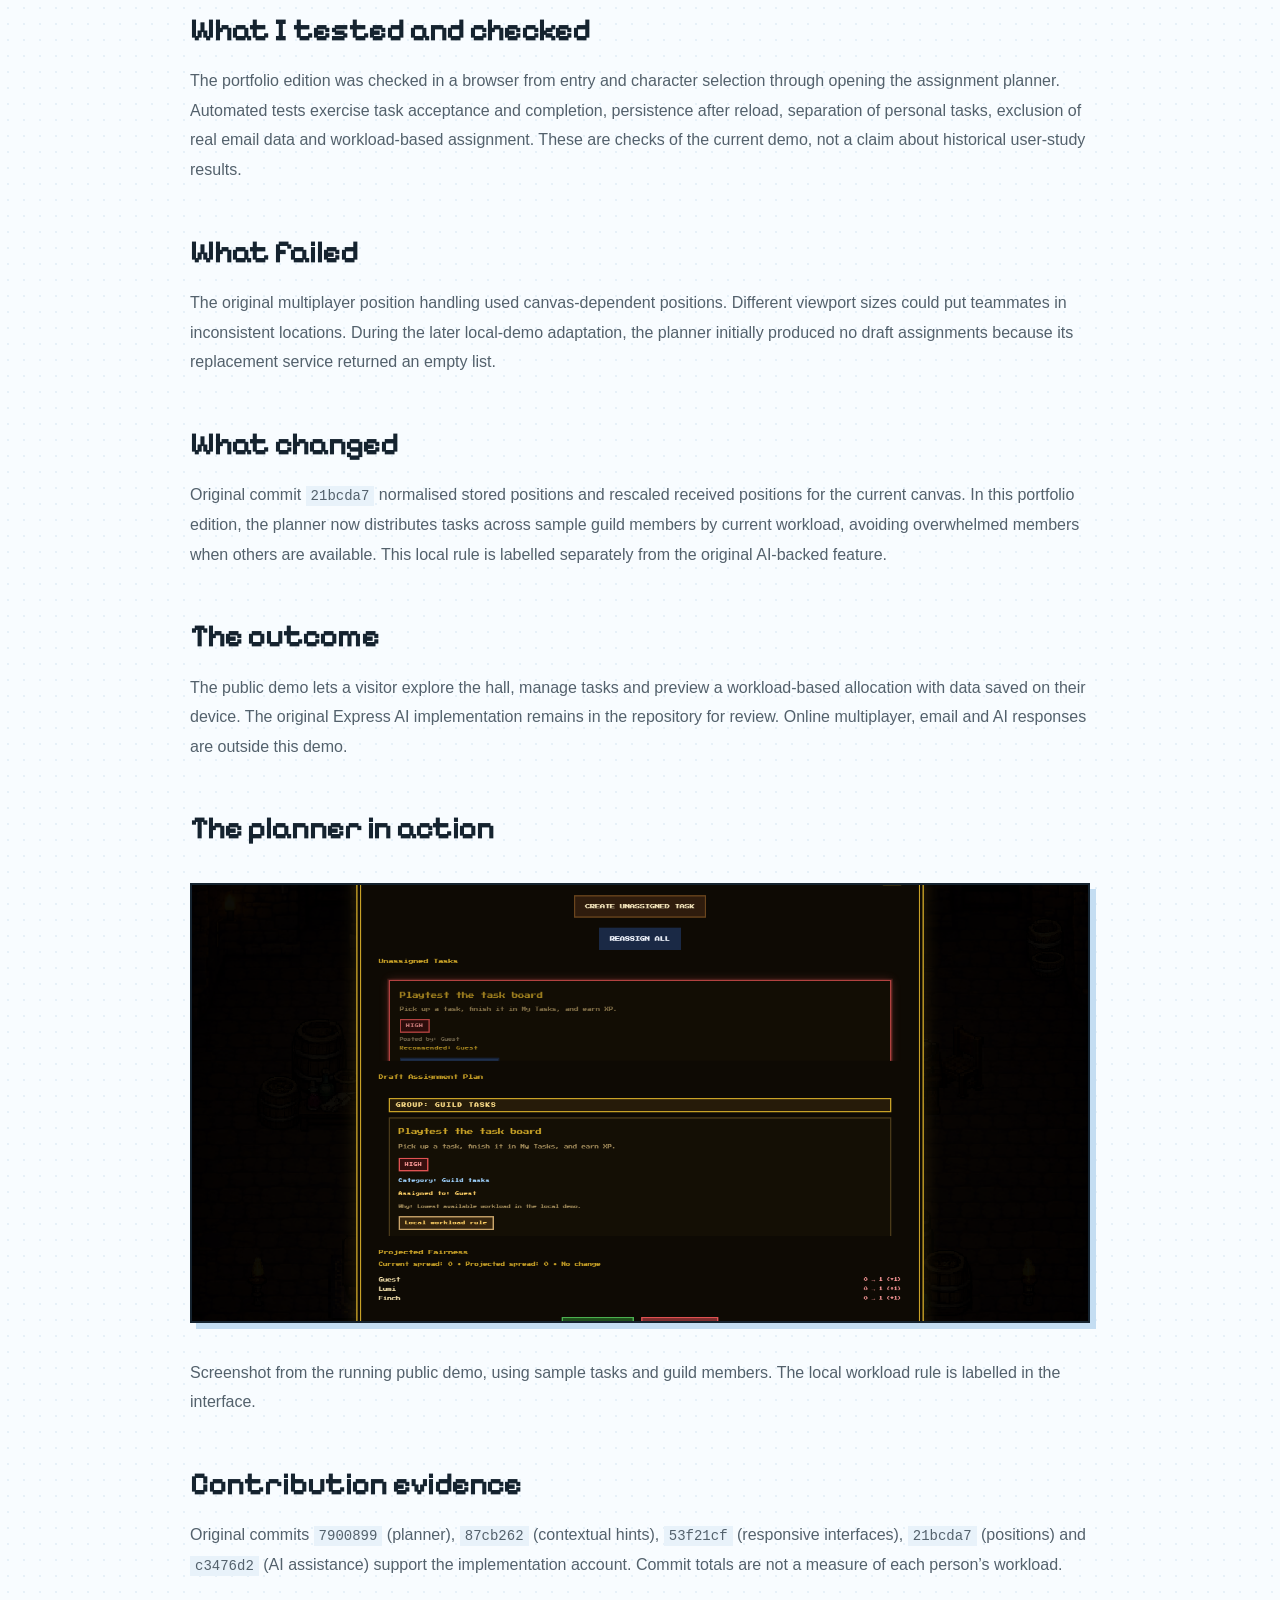
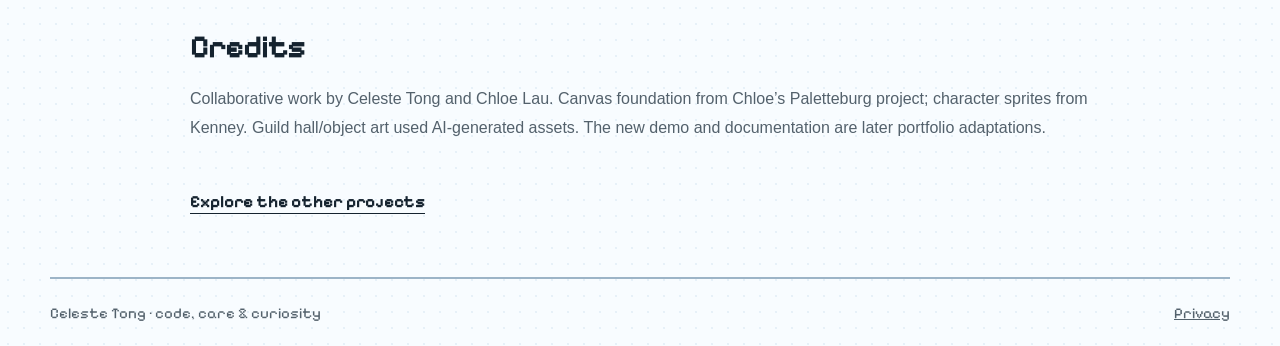
<file: projects/guild-up.html>
<!doctype html><html lang="en"><head><meta charset="utf-8"><meta name="viewport" content="width=device-width,initial-scale=1"><title>GuildUp! · Celeste Tong</title><meta name="description" content="A shared task list becomes a guild adventure—with a clearer view of who is doing what."><link rel="icon" href="../assets/paw.svg"><link rel="stylesheet" href="../style.css"><link rel="stylesheet" href="../pixel.css"><link rel="stylesheet" href="../launch.css"></head><body><header class="header wrap"><a class="brand" href="../index.html"><img src="../assets/paw.svg" width="28" height="28" alt="">celeste ✦</a><nav><a href="../index.html#work">My work</a><a href="../index.html#resume">Resume</a></nav></header><main class="case-main wrap"><a class="case-back" href="../index.html#work">← Back to projects</a><p class="eyebrow">FLAGSHIP / INTERACTIVE PRODUCT</p><h1>GuildUp!</h1><p class="case-intro">A shared task list becomes a guild adventure—with a clearer view of who is doing what.</p><div class="case-facts"><span>Original concept &amp; overall design</span><span>JavaScript · Canvas · Express</span><span>Team of 2</span></div><div class="project-actions"><button class="button dark" data-play="guild-up">Play the demo</button><a class="button small" href="https://github.com/Cel23010997/guild-up" target="_blank" rel="noopener noreferrer">Explore the code</a></div><img class="case-cover" src="../assets/guild-demo.png" alt="Running GuildUp browser demo with active characters and interface"><section class="case-section"><h2>My contribution</h2><p>I originated the concept and overall design, then built assignment-planner interactions, contextual hints, responsive task interfaces, position handling and AI-assisted task features. The project was developed with Chloe Lau, using her earlier canvas project as a foundation.</p></section><section class="case-section"><h2>The problem</h2><p>Team coordination can hide the effort behind a task. GuildUp gives that work a visible place: a shared hall, a task board, personal tasks and an assignment planner. The goal was to make participation and workload easier to see.</p></section><section class="case-section"><h2>The constraint</h2><p>We built the original product as a two-person hackathon team. It had to connect a playful canvas world with practical task forms and shared data. For this public edition, visitors also need to try it without accounts, paid services or access to our original database.</p></section><section class="case-section"><h2>What I tested and checked</h2><p>The portfolio edition was checked in a browser from entry and character selection through opening the assignment planner. Automated tests exercise task acceptance and completion, persistence after reload, separation of personal tasks, exclusion of real email data and workload-based assignment. These are checks of the current demo, not a claim about historical user-study results.</p></section><section class="case-section"><h2>What failed</h2><p>The original multiplayer position handling used canvas-dependent positions. Different viewport sizes could put teammates in inconsistent locations. During the later local-demo adaptation, the planner initially produced no draft assignments because its replacement service returned an empty list.</p></section><section class="case-section"><h2>What changed</h2><p>Original commit <code>21bcda7</code> normalised stored positions and rescaled received positions for the current canvas. In this portfolio edition, the planner now distributes tasks across sample guild members by current workload, avoiding overwhelmed members when others are available. This local rule is labelled separately from the original AI-backed feature.</p></section><section class="case-section"><h2>The outcome</h2><p>The public demo lets a visitor explore the hall, manage tasks and preview a workload-based allocation with data saved on their device. The original Express AI implementation remains in the repository for review. Online multiplayer, email and AI responses are outside this demo.</p></section><section class="case-section"><h2>The planner in action</h2><img class="case-cover" src="../assets/guild-planner.png" alt="GuildUp assignment planner showing sample tasks, draft assignments and projected workload"><p>Screenshot from the running public demo, using sample tasks and guild members. The local workload rule is labelled in the interface.</p></section><section class="case-section"><h2>Contribution evidence</h2><p>Original commits <code>7900899</code> (planner), <code>87cb262</code> (contextual hints), <code>53f21cf</code> (responsive interfaces), <code>21bcda7</code> (positions) and <code>c3476d2</code> (AI assistance) support the implementation account. Commit totals are not a measure of each person’s workload.</p></section><section class="case-section"><h2>Credits</h2><p>Collaborative work by Celeste Tong and Chloe Lau. Canvas foundation from Chloe’s Paletteburg project; character sprites from Kenney. Guild hall/object art used AI-generated assets. The new demo and documentation are later portfolio adaptations.</p></section><a class="text-link" href="../index.html#work">Explore the other projects</a></main><footer class="footer wrap"><span>Celeste Tong · code, care & curiosity</span><a href="../privacy.html">Privacy</a></footer><dialog class="play-dialog" id="play-dialog"><div class="play-toolbar"><div><b id="play-title">Play</b><span id="play-note"></span></div><a id="play-external" target="_blank" rel="noopener noreferrer">Open separately</a><button id="close-play" aria-label="Close game">×</button></div><iframe id="game-frame" title="Playable project" allow="fullscreen; autoplay; gamepad" allowfullscreen></iframe></dialog><script src="../script.js"></script></body></html>
</file>
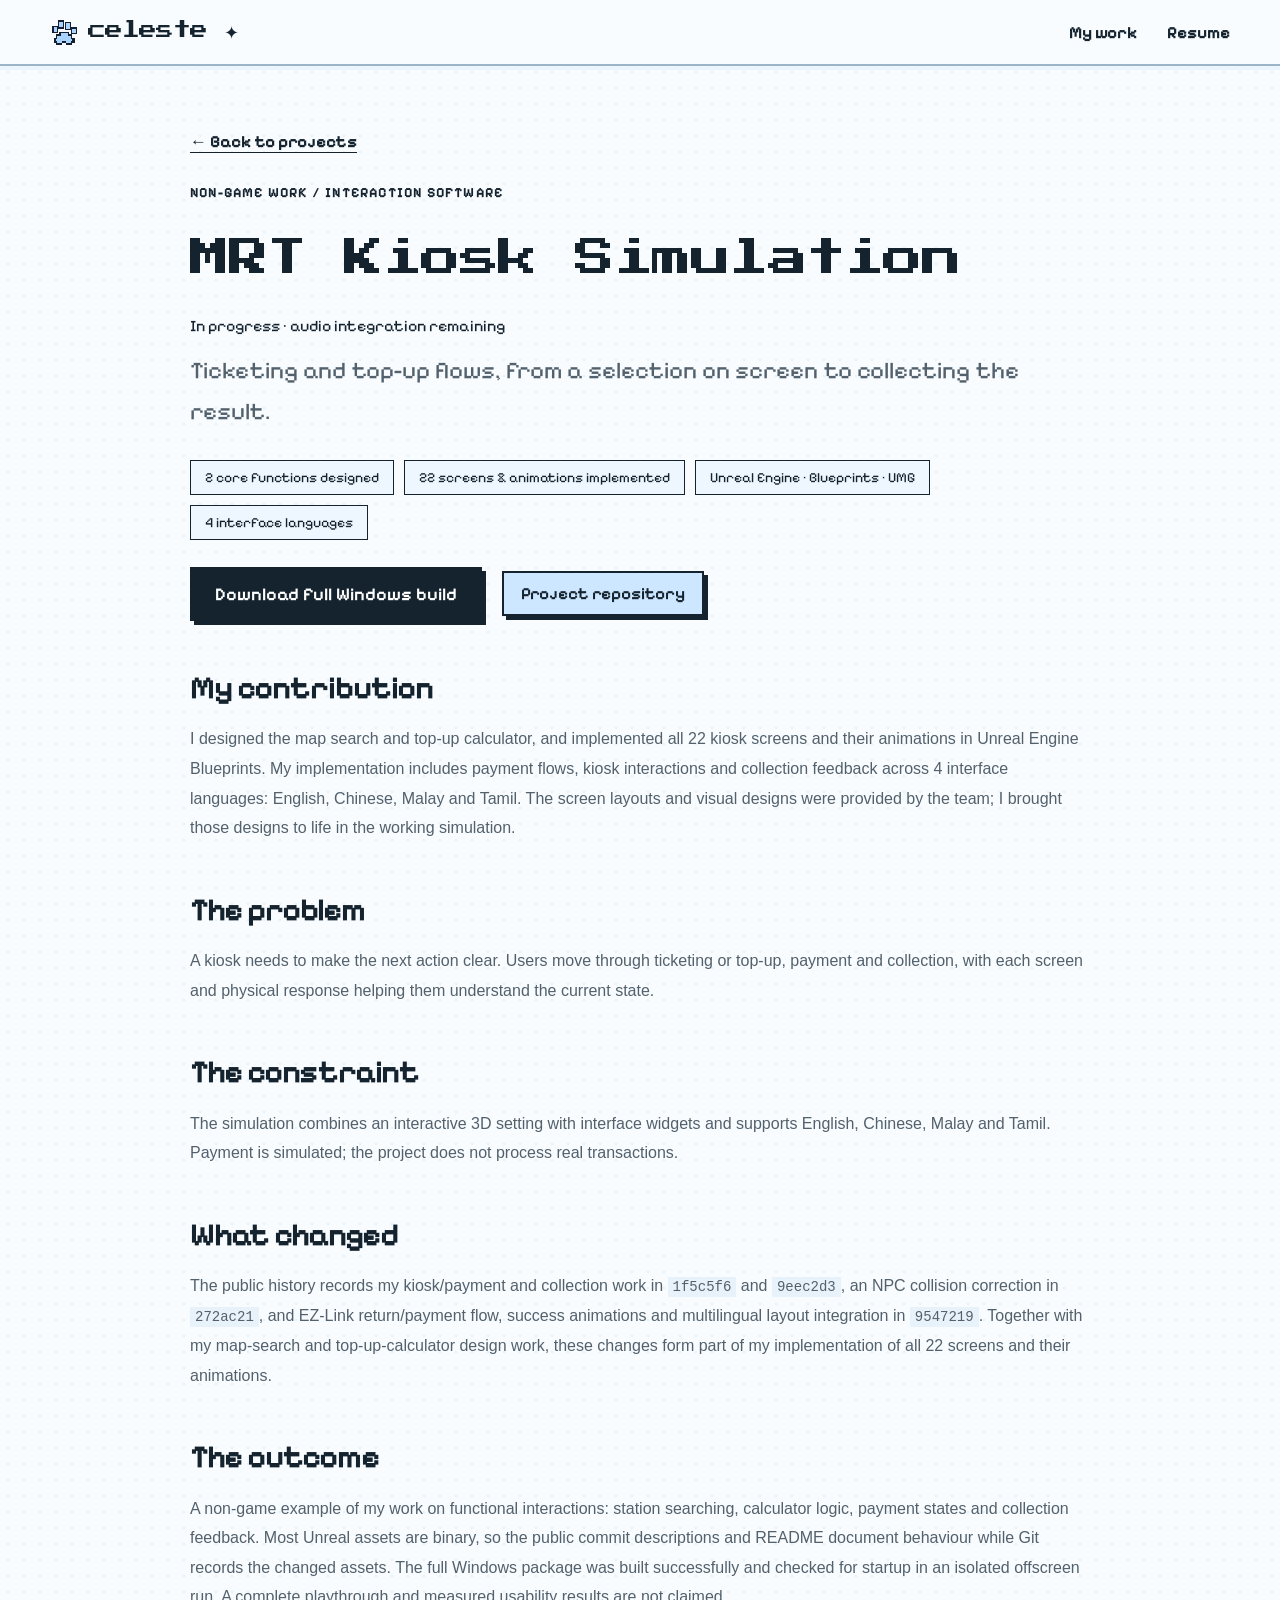
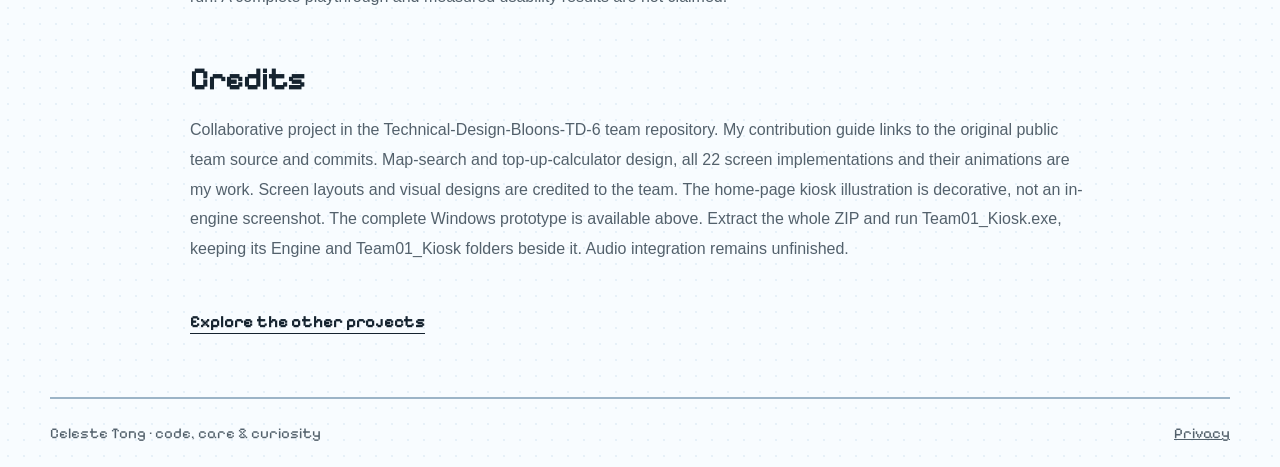
<file: projects/mrt-kiosk.html>
<!doctype html><html lang="en"><head><meta charset="utf-8"><meta name="viewport" content="width=device-width,initial-scale=1"><title>MRT Kiosk Simulation · Celeste Tong</title><meta name="description" content="Ticketing and top-up flows, from a selection on screen to collecting the result."><link rel="icon" href="../assets/paw.svg"><link rel="stylesheet" href="../style.css"><link rel="stylesheet" href="../pixel.css"><link rel="stylesheet" href="../launch.css"></head><body><header class="header wrap"><a class="brand" href="../index.html"><img src="../assets/paw.svg" width="28" height="28" alt="">celeste ✦</a><nav><a href="../index.html#work">My work</a><a href="../index.html#resume">Resume</a></nav></header><main class="case-main wrap"><a class="case-back" href="../index.html#work">← Back to projects</a><p class="eyebrow">NON-GAME WORK / INTERACTION SOFTWARE</p><h1>MRT Kiosk Simulation</h1><p class="project-status">In progress · audio integration remaining</p><p class="case-intro">Ticketing and top-up flows, from a selection on screen to collecting the result.</p><div class="case-facts"><span>2 core functions designed</span><span>22 screens &amp; animations implemented</span><span>Unreal Engine · Blueprints · UMG</span><span>4 interface languages</span></div><div class="project-actions"><a class="button dark" href="https://github.com/Cel23010997/mrt-kiosk/releases/download/portfolio-preview-2026-11-22/MRT-Kiosk-Windows.zip">Download full Windows build</a><a class="button small" href="https://github.com/Cel23010997/mrt-kiosk" target="_blank" rel="noopener noreferrer">Project repository</a></div><section class="case-section"><h2>My contribution</h2><p>I designed the map search and top-up calculator, and implemented all 22 kiosk screens and their animations in Unreal Engine Blueprints. My implementation includes payment flows, kiosk interactions and collection feedback across 4 interface languages: English, Chinese, Malay and Tamil. The screen layouts and visual designs were provided by the team; I brought those designs to life in the working simulation.</p></section><section class="case-section"><h2>The problem</h2><p>A kiosk needs to make the next action clear. Users move through ticketing or top-up, payment and collection, with each screen and physical response helping them understand the current state.</p></section><section class="case-section"><h2>The constraint</h2><p>The simulation combines an interactive 3D setting with interface widgets and supports English, Chinese, Malay and Tamil. Payment is simulated; the project does not process real transactions.</p></section><section class="case-section"><h2>What changed</h2><p>The public history records my kiosk/payment and collection work in <code>1f5c5f6</code> and <code>9eec2d3</code>, an NPC collision correction in <code>272ac21</code>, and EZ-Link return/payment flow, success animations and multilingual layout integration in <code>9547219</code>. Together with my map-search and top-up-calculator design work, these changes form part of my implementation of all 22 screens and their animations.</p></section><section class="case-section"><h2>The outcome</h2><p>A non-game example of my work on functional interactions: station searching, calculator logic, payment states and collection feedback. Most Unreal assets are binary, so the public commit descriptions and README document behaviour while Git records the changed assets. The full Windows package was built successfully and checked for startup in an isolated offscreen run. A complete playthrough and measured usability results are not claimed.</p></section><section class="case-section"><h2>Credits</h2><p>Collaborative project in the Technical-Design-Bloons-TD-6 team repository. My contribution guide links to the original public team source and commits. Map-search and top-up-calculator design, all 22 screen implementations and their animations are my work. Screen layouts and visual designs are credited to the team. The home-page kiosk illustration is decorative, not an in-engine screenshot. The complete Windows prototype is available above. Extract the whole ZIP and run Team01_Kiosk.exe, keeping its Engine and Team01_Kiosk folders beside it. Audio integration remains unfinished.</p></section><a class="text-link" href="../index.html#work">Explore the other projects</a></main><footer class="footer wrap"><span>Celeste Tong · code, care & curiosity</span><a href="../privacy.html">Privacy</a></footer><dialog class="play-dialog" id="play-dialog"><div class="play-toolbar"><div><b id="play-title">Play</b><span id="play-note"></span></div><a id="play-external" target="_blank" rel="noopener noreferrer">Open separately</a><button id="close-play" aria-label="Close game">×</button></div><iframe id="game-frame" title="Playable project" allow="fullscreen; autoplay; gamepad" allowfullscreen></iframe></dialog><script src="../script.js"></script></body></html>
</file>
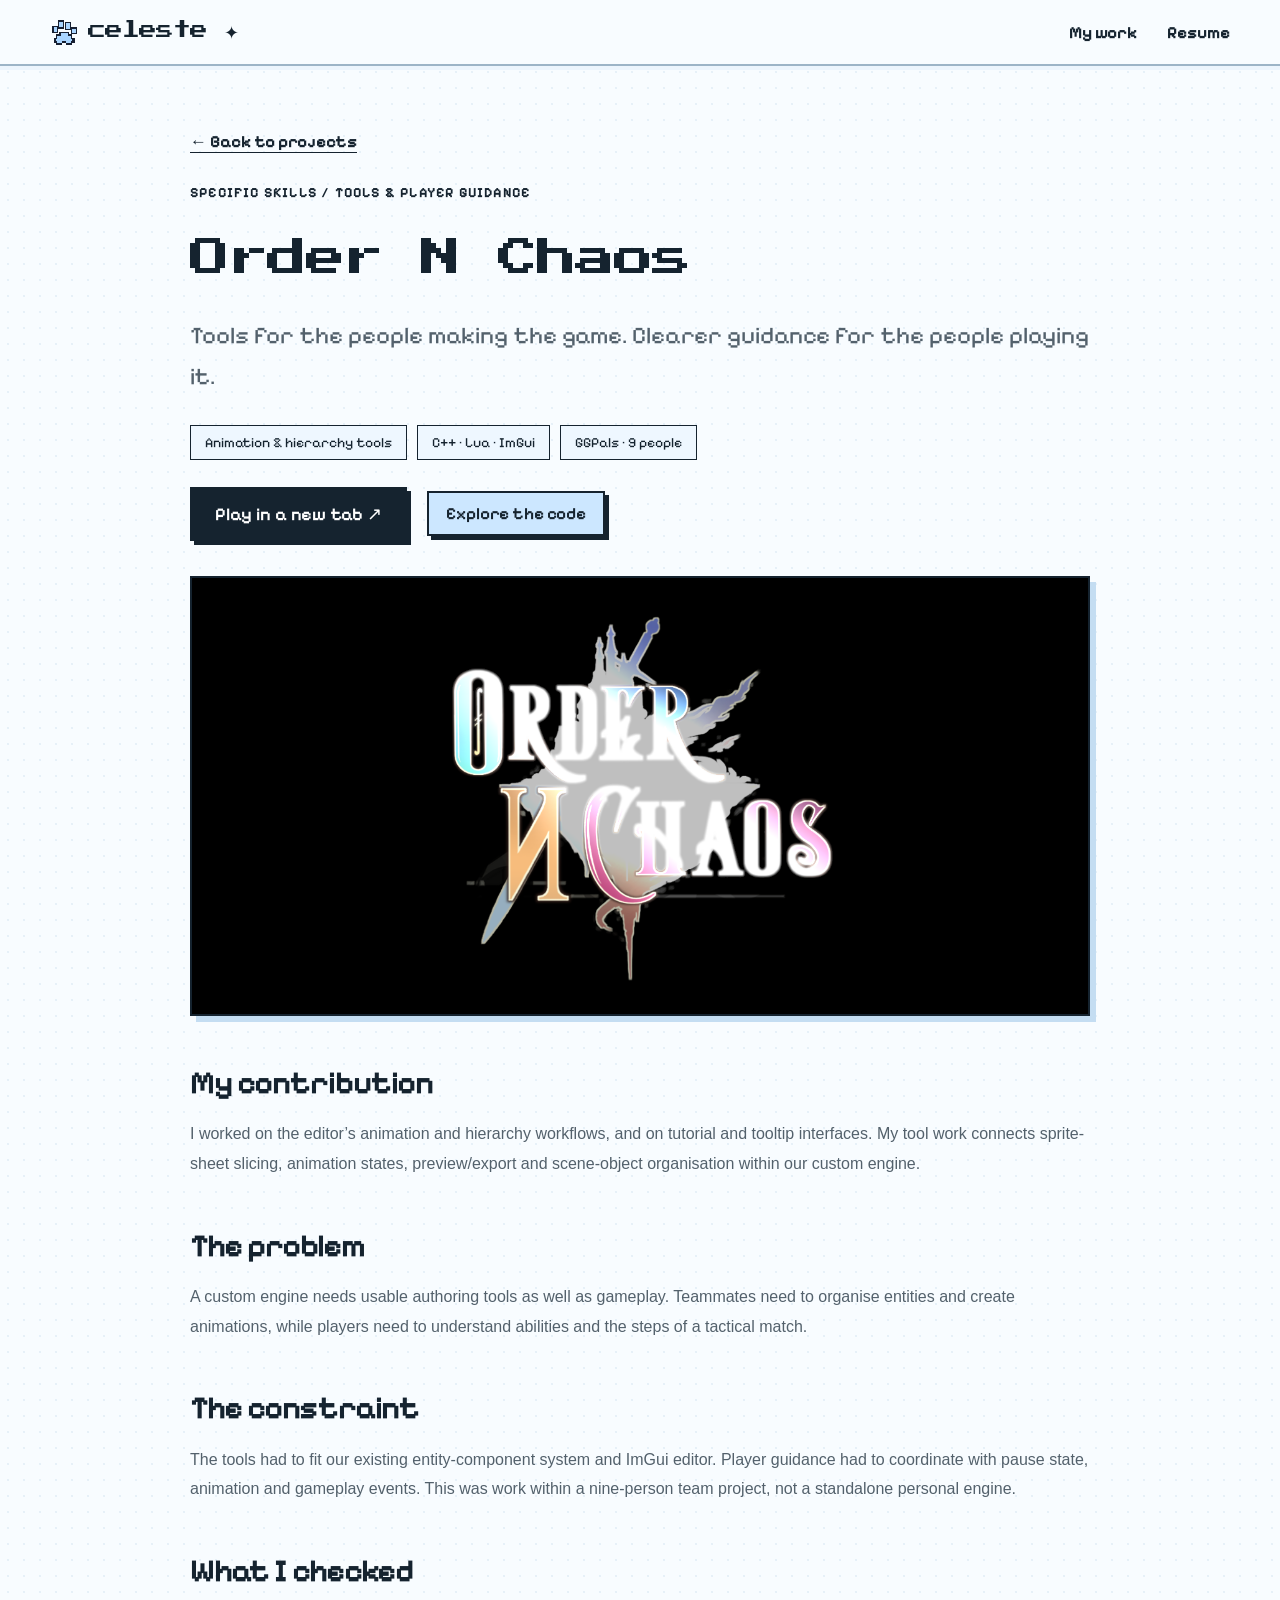
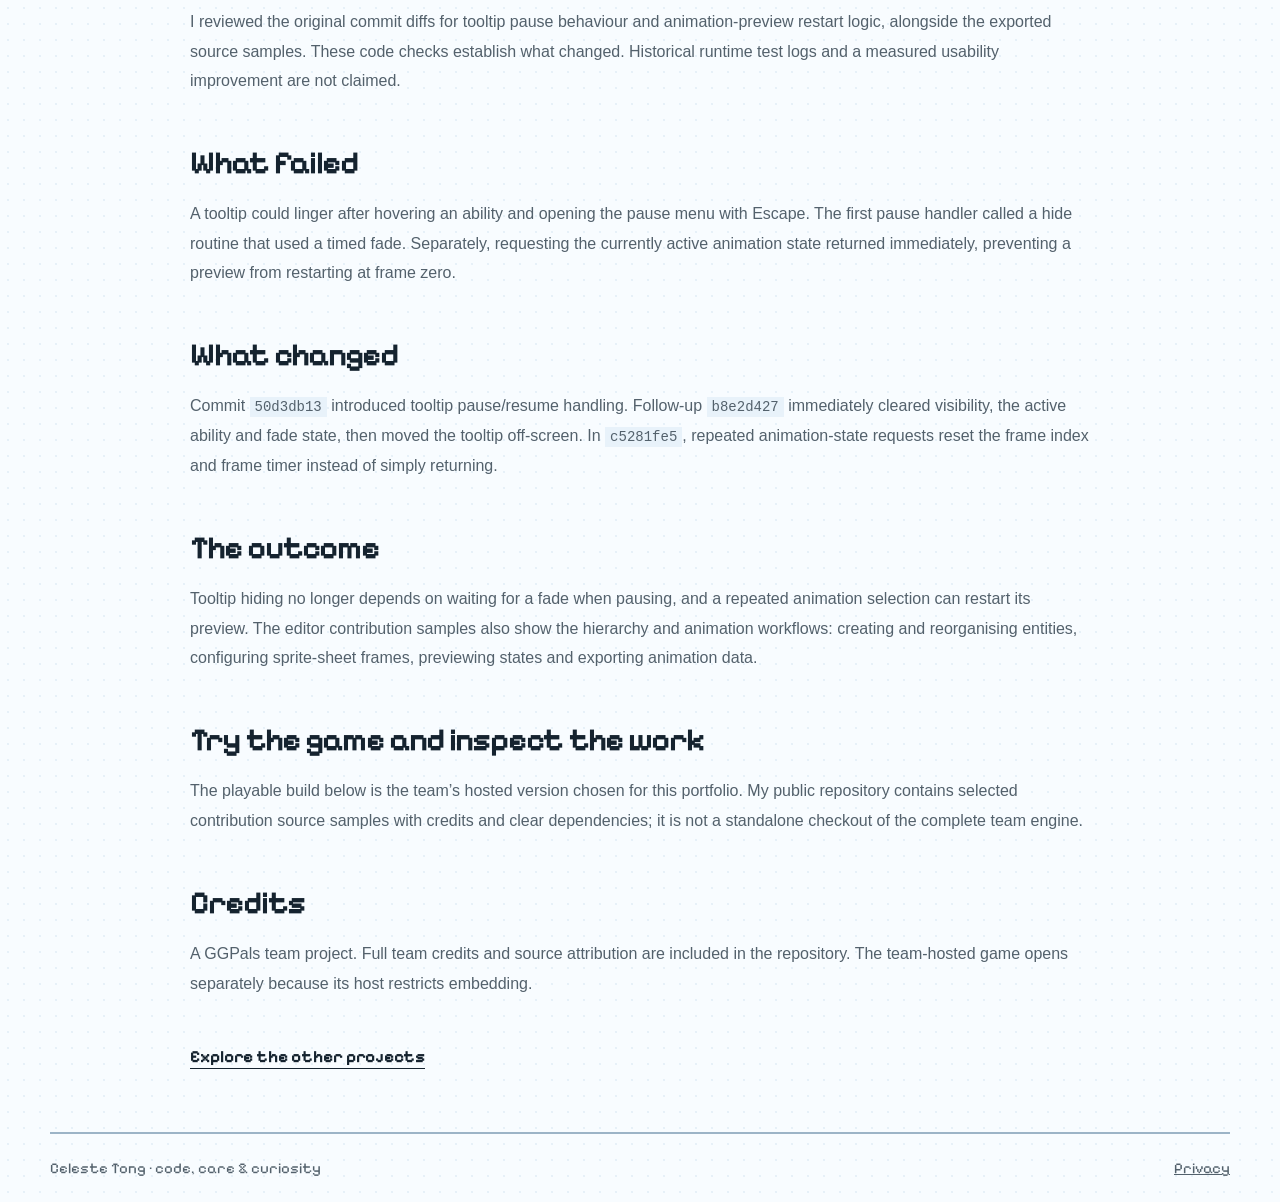
<file: projects/order-n-chaos.html>
<!doctype html><html lang="en"><head><meta charset="utf-8"><meta name="viewport" content="width=device-width,initial-scale=1"><title>Order N Chaos · Celeste Tong</title><meta name="description" content="Tools for the people making the game. Clearer guidance for the people playing it."><link rel="icon" href="../assets/paw.svg"><link rel="stylesheet" href="../style.css"><link rel="stylesheet" href="../pixel.css"><link rel="stylesheet" href="../launch.css"></head><body><header class="header wrap"><a class="brand" href="../index.html"><img src="../assets/paw.svg" width="28" height="28" alt="">celeste ✦</a><nav><a href="../index.html#work">My work</a><a href="../index.html#resume">Resume</a></nav></header><main class="case-main wrap"><a class="case-back" href="../index.html#work">← Back to projects</a><p class="eyebrow">SPECIFIC SKILLS / TOOLS & PLAYER GUIDANCE</p><h1>Order N Chaos</h1><p class="case-intro">Tools for the people making the game. Clearer guidance for the people playing it.</p><div class="case-facts"><span>Animation &amp; hierarchy tools</span><span>C++ · Lua · ImGui</span><span>GGPals · 9 people</span></div><div class="project-actions"><a class="button dark" href="../launch.html?game=order-n-chaos" target="_blank" rel="noopener noreferrer">Play in a new tab ↗</a><a class="button small" href="https://github.com/Cel23010997/order-n-chaos" target="_blank" rel="noopener noreferrer">Explore the code</a></div><img class="case-cover" src="../assets/order-preview.png" alt="Order N Chaos project preview"><section class="case-section"><h2>My contribution</h2><p>I worked on the editor’s animation and hierarchy workflows, and on tutorial and tooltip interfaces. My tool work connects sprite-sheet slicing, animation states, preview/export and scene-object organisation within our custom engine.</p></section><section class="case-section"><h2>The problem</h2><p>A custom engine needs usable authoring tools as well as gameplay. Teammates need to organise entities and create animations, while players need to understand abilities and the steps of a tactical match.</p></section><section class="case-section"><h2>The constraint</h2><p>The tools had to fit our existing entity-component system and ImGui editor. Player guidance had to coordinate with pause state, animation and gameplay events. This was work within a nine-person team project, not a standalone personal engine.</p></section><section class="case-section"><h2>What I checked</h2><p>I reviewed the original commit diffs for tooltip pause behaviour and animation-preview restart logic, alongside the exported source samples. These code checks establish what changed. Historical runtime test logs and a measured usability improvement are not claimed.</p></section><section class="case-section"><h2>What failed</h2><p>A tooltip could linger after hovering an ability and opening the pause menu with Escape. The first pause handler called a hide routine that used a timed fade. Separately, requesting the currently active animation state returned immediately, preventing a preview from restarting at frame zero.</p></section><section class="case-section"><h2>What changed</h2><p>Commit <code>50d3db13</code> introduced tooltip pause/resume handling. Follow-up <code>b8e2d427</code> immediately cleared visibility, the active ability and fade state, then moved the tooltip off-screen. In <code>c5281fe5</code>, repeated animation-state requests reset the frame index and frame timer instead of simply returning.</p></section><section class="case-section"><h2>The outcome</h2><p>Tooltip hiding no longer depends on waiting for a fade when pausing, and a repeated animation selection can restart its preview. The editor contribution samples also show the hierarchy and animation workflows: creating and reorganising entities, configuring sprite-sheet frames, previewing states and exporting animation data.</p></section><section class="case-section"><h2>Try the game and inspect the work</h2><p>The playable build below is the team’s hosted version chosen for this portfolio. My public repository contains selected contribution source samples with credits and clear dependencies; it is not a standalone checkout of the complete team engine.</p></section><section class="case-section"><h2>Credits</h2><p>A GGPals team project. Full team credits and source attribution are included in the repository. The team-hosted game opens separately because its host restricts embedding.</p></section><a class="text-link" href="../index.html#work">Explore the other projects</a></main><footer class="footer wrap"><span>Celeste Tong · code, care & curiosity</span><a href="../privacy.html">Privacy</a></footer><dialog class="play-dialog" id="play-dialog"><div class="play-toolbar"><div><b id="play-title">Play</b><span id="play-note"></span></div><a id="play-external" target="_blank" rel="noopener noreferrer">Open separately</a><button id="close-play" aria-label="Close game">×</button></div><iframe id="game-frame" title="Playable project" allow="fullscreen; autoplay; gamepad" allowfullscreen></iframe></dialog><script src="../script.js"></script></body></html>
</file>
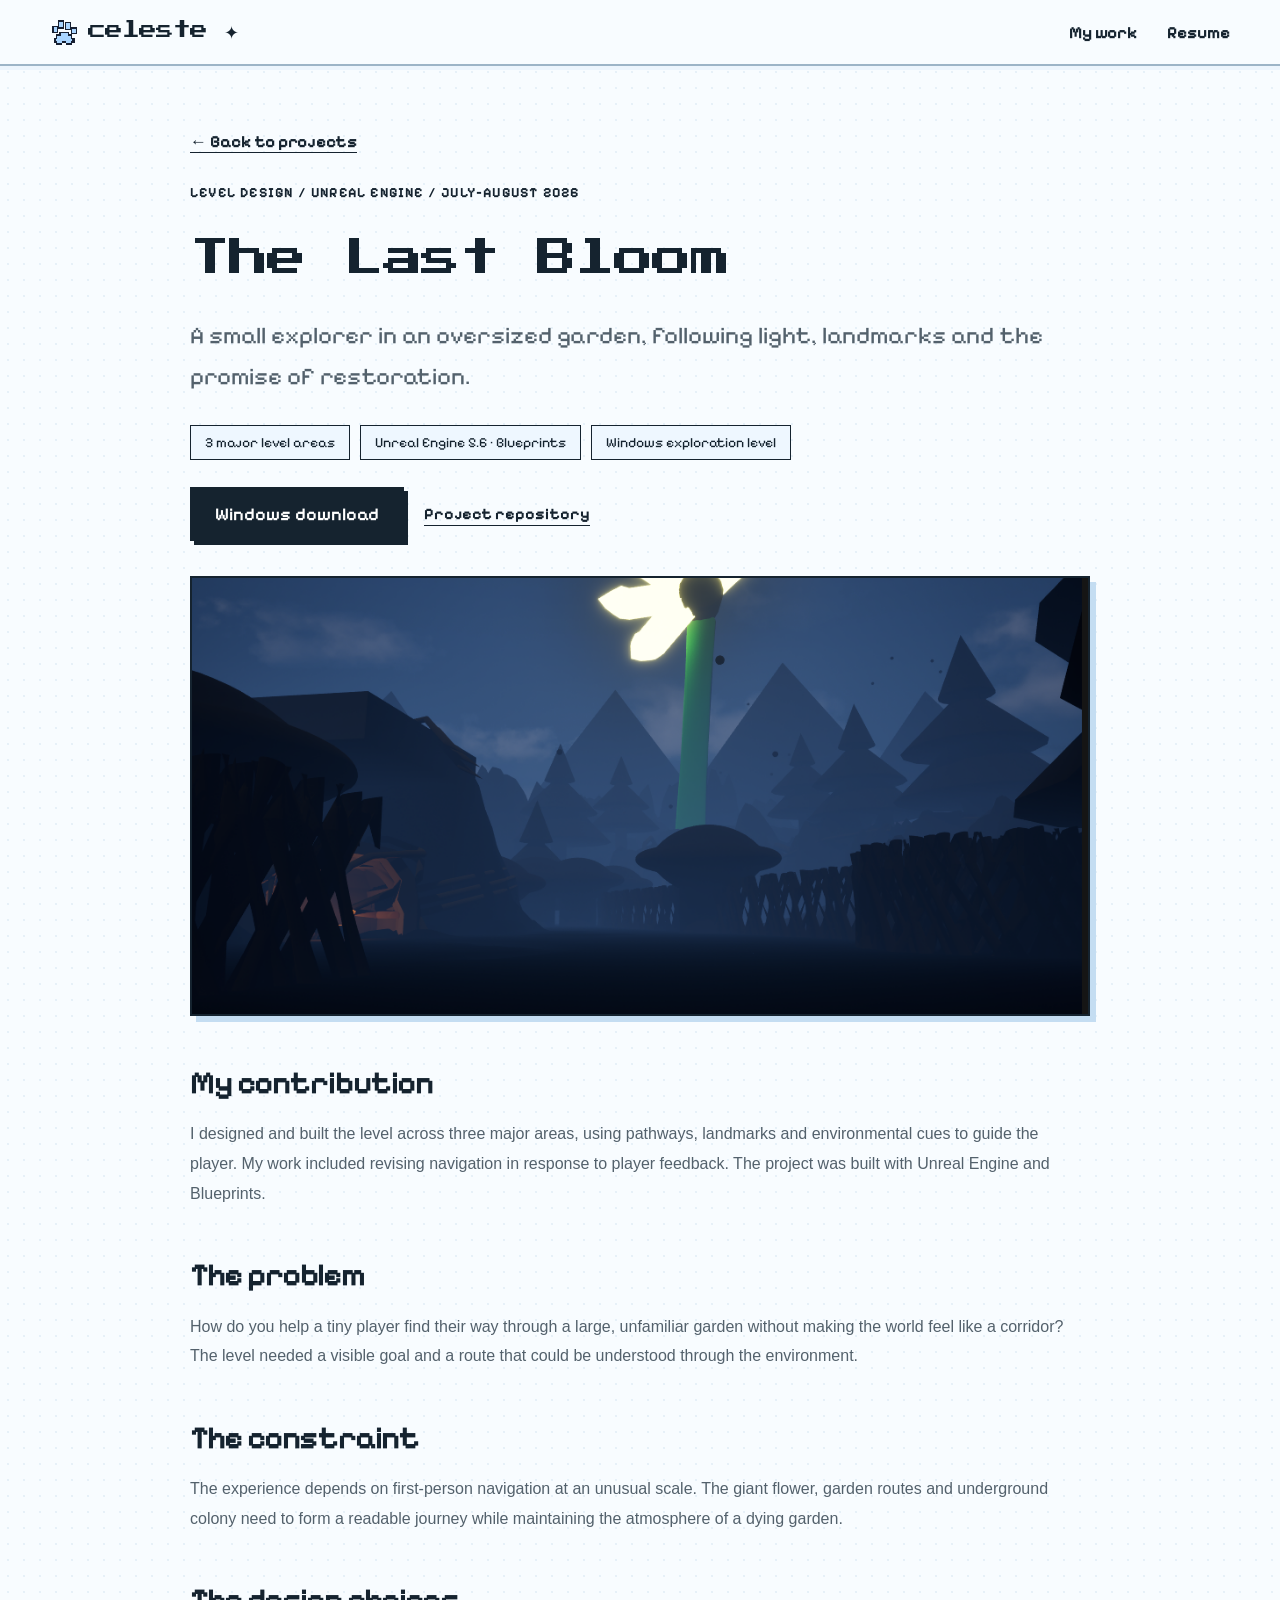
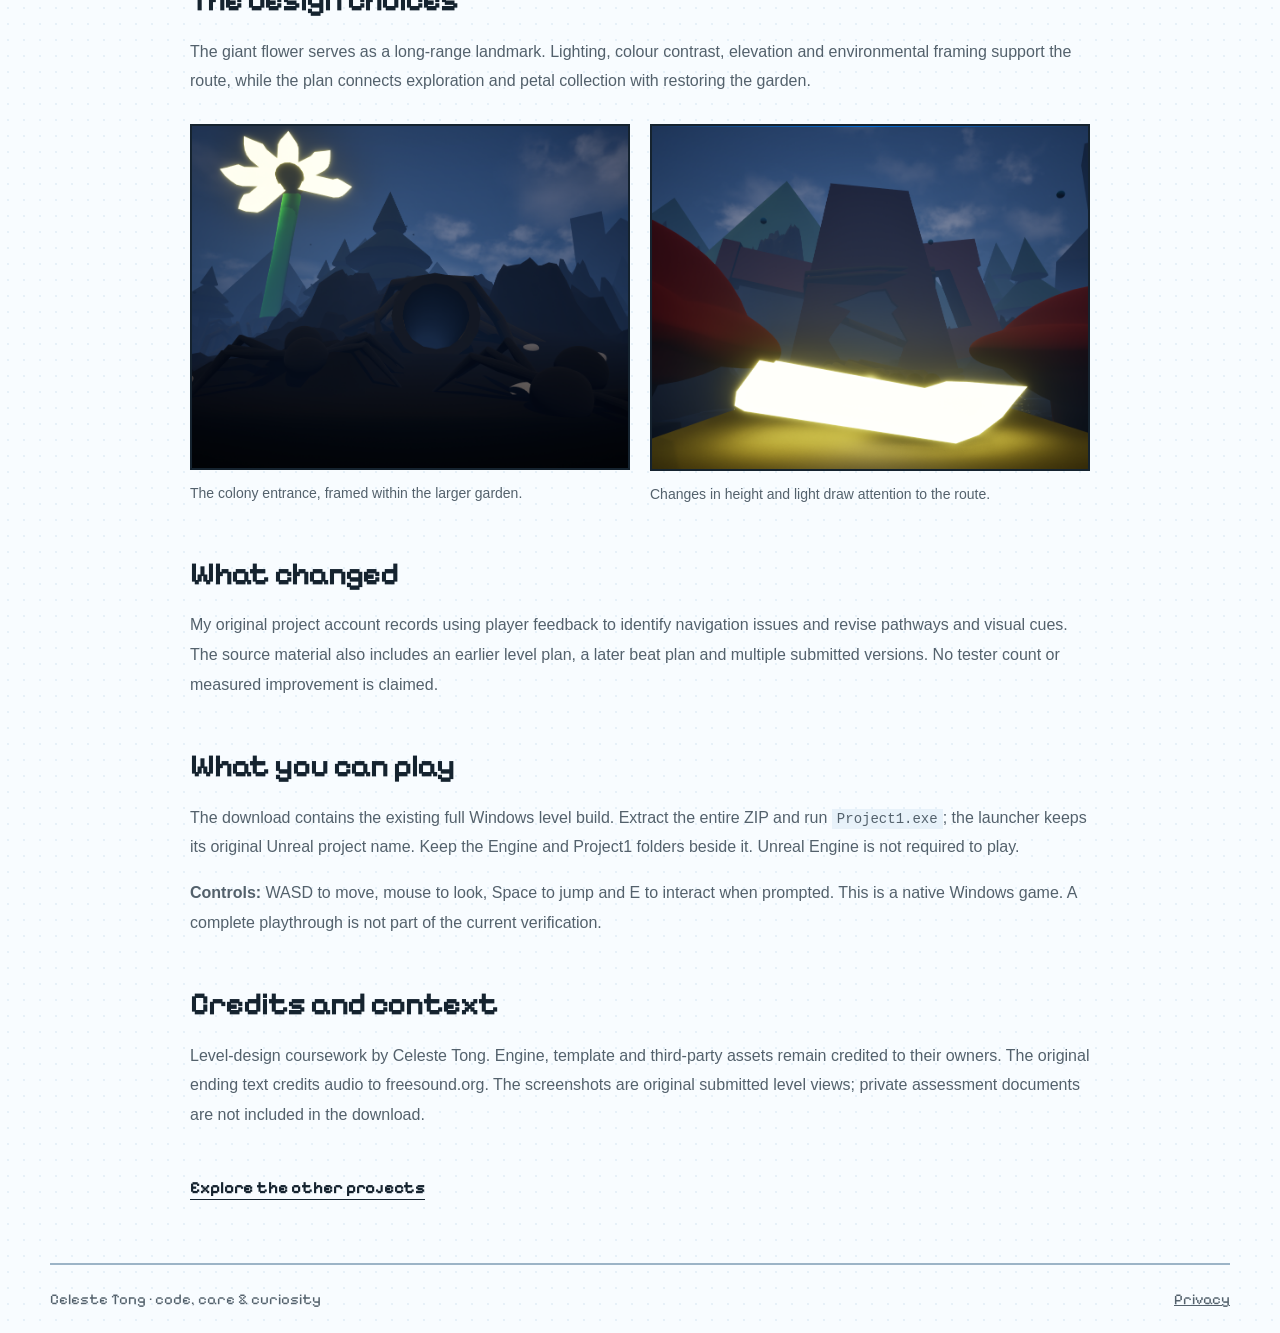
<file: projects/the-last-bloom.html>
<!doctype html><html lang="en"><head><meta charset="utf-8"><meta name="viewport" content="width=device-width,initial-scale=1"><title>The Last Bloom · Celeste Tong</title><meta name="description" content="Celeste Tong’s Unreal Engine level-design project: three areas, environmental navigation and a Windows download."><link rel="icon" href="../assets/paw.svg"><link rel="stylesheet" href="../style.css"><link rel="stylesheet" href="../pixel.css"><link rel="stylesheet" href="../launch.css"><link rel="stylesheet" href="../bloom.css"></head><body><header class="header wrap"><a class="brand" href="../index.html"><img src="../assets/paw.svg" width="28" height="28" alt="">celeste ✦</a><nav><a href="../index.html#work">My work</a><a href="../index.html#resume">Resume</a></nav></header><main class="case-main wrap"><a class="case-back" href="../index.html#work">← Back to projects</a><p class="eyebrow">LEVEL DESIGN / UNREAL ENGINE / JULY–AUGUST 2026</p><h1>The Last Bloom</h1><p class="case-intro">A small explorer in an oversized garden, following light, landmarks and the promise of restoration.</p><div class="case-facts"><span>3 major level areas</span><span>Unreal Engine 5.6 · Blueprints</span><span>Windows exploration level</span></div><div class="project-actions"><a class="button dark" href="https://github.com/Cel23010997/the-last-bloom/releases/download/portfolio-windows-2026-07/The-Last-Bloom-Windows.zip">Windows download</a><a class="text-link" href="https://github.com/Cel23010997/the-last-bloom">Project repository</a></div><img class="case-cover" src="../assets/bloom-flower.png" alt="The Last Bloom’s giant glowing flower landmark above a dark, oversized garden">
<section class="case-section"><h2>My contribution</h2><p>I designed and built the level across three major areas, using pathways, landmarks and environmental cues to guide the player. My work included revising navigation in response to player feedback. The project was built with Unreal Engine and Blueprints.</p></section>
<section class="case-section"><h2>The problem</h2><p>How do you help a tiny player find their way through a large, unfamiliar garden without making the world feel like a corridor? The level needed a visible goal and a route that could be understood through the environment.</p></section>
<section class="case-section"><h2>The constraint</h2><p>The experience depends on first-person navigation at an unusual scale. The giant flower, garden routes and underground colony need to form a readable journey while maintaining the atmosphere of a dying garden.</p></section>
<section class="case-section"><h2>The design choices</h2><p>The giant flower serves as a long-range landmark. Lighting, colour contrast, elevation and environmental framing support the route, while the plan connects exploration and petal collection with restoring the garden.</p><div class="bloom-gallery"><figure><img src="../assets/bloom-colony.png" alt="Log-shaped colony entrance with the glowing flower visible behind it"><figcaption>The colony entrance, framed within the larger garden.</figcaption></figure><figure><img src="../assets/bloom-structure.png" alt="Raised garden structure with a glowing petal in the foreground"><figcaption>Changes in height and light draw attention to the route.</figcaption></figure></div></section>
<section class="case-section"><h2>What changed</h2><p>My original project account records using player feedback to identify navigation issues and revise pathways and visual cues. The source material also includes an earlier level plan, a later beat plan and multiple submitted versions. No tester count or measured improvement is claimed.</p></section>
<section class="case-section"><h2>What you can play</h2><p>The download contains the existing full Windows level build. Extract the entire ZIP and run <code>Project1.exe</code>; the launcher keeps its original Unreal project name. Keep the Engine and Project1 folders beside it. Unreal Engine is not required to play.</p><p><b>Controls:</b> WASD to move, mouse to look, Space to jump and E to interact when prompted. This is a native Windows game. A complete playthrough is not part of the current verification.</p></section>
<section class="case-section"><h2>Credits and context</h2><p>Level-design coursework by Celeste Tong. Engine, template and third-party assets remain credited to their owners. The original ending text credits audio to freesound.org. The screenshots are original submitted level views; private assessment documents are not included in the download.</p></section><a class="text-link" href="../index.html#work">Explore the other projects</a></main><footer class="footer wrap"><span>Celeste Tong · code, care & curiosity</span><a href="../privacy.html">Privacy</a></footer><dialog class="play-dialog" id="play-dialog"><div class="play-toolbar"><div><b id="play-title">Play</b><span id="play-note"></span></div><a id="play-external" target="_blank" rel="noopener noreferrer">Open separately</a><button id="close-play" aria-label="Close game">×</button></div><iframe id="game-frame" title="Playable project" allow="fullscreen; autoplay; gamepad" allowfullscreen></iframe></dialog><script src="../script.js"></script></body></html>
</file>
<file: style.css>
:root{--ink:#17212b;--muted:#53616c;--blue:#c9e4fa;--ice:#eef7ff;--blue-dark:#326b96;--line:#d2dfe9;--white:#fff;--radius:24px;font-family:"Trebuchet MS",Arial,sans-serif;color:var(--ink);background:#fcfdff;font-synthesis:none}*{box-sizing:border-box}html{scroll-behavior:smooth;scroll-padding-top:90px}body{margin:0}button,a{-webkit-tap-highlight-color:transparent}a{color:inherit}button,input,select{font:inherit}button,a{touch-action:manipulation}a:focus-visible,button:focus-visible{outline:3px solid #3380b6;outline-offset:5px}img{max-width:100%;display:block}button{color:inherit;cursor:pointer}.wrap{width:min(1180px,calc(100% - 72px));margin-inline:auto}.skip{position:absolute;top:-90px;left:20px;z-index:100;background:#fff;padding:12px}.skip:focus{top:12px}.header{display:flex;align-items:center;justify-content:space-between;padding:26px 0;border-bottom:1px solid var(--line)}.brand{display:inline-flex;gap:10px;align-items:center;text-decoration:none;font-size:25px;font-weight:900;letter-spacing:-1px}.brand-star{color:var(--blue-dark);font-size:20px}.header nav{display:flex;align-items:center;gap:30px;font-size:14px;font-weight:700}.header nav a{text-decoration:none}.header nav a:hover{text-decoration:underline;text-underline-offset:6px}.nav-resume{border:1.5px solid var(--ink);padding:10px 21px;border-radius:30px}.hero{display:grid;grid-template-columns:1.17fr 1fr;gap:20px;align-items:center;padding-block:86px 88px;min-height:660px}.eyebrow{font-size:12px;font-weight:800;letter-spacing:1.8px;line-height:1.6;margin:0 0 24px}.tiny-star{color:var(--blue-dark);font-size:18px;margin-right:7px}h1,h2,h3,p{margin-top:0}h1{font-size:clamp(44px,5.7vw,78px);line-height:1.04;letter-spacing:-4.5px;margin-bottom:28px;font-weight:900}.blue-word{color:var(--blue-dark)}.intro{font-size:19px;line-height:1.65;color:var(--muted);max-width:490px}.hero-actions{display:flex;align-items:center;gap:28px;flex-wrap:wrap;margin:30px 0 20px}.button{display:inline-flex;align-items:center;justify-content:center;min-height:49px;padding:14px 23px;border:1.5px solid var(--ink);border-radius:100px;background:var(--blue);font-size:14px;font-weight:800;text-decoration:none;transition:transform .2s,box-shadow .2s}.button:hover{transform:translateY(-3px);box-shadow:3px 4px 0 var(--ink)}.button.dark{background:var(--ink);color:#fff}.button.small{min-height:42px;padding:10px 17px;font-size:13px}.text-link{font-weight:800;text-decoration-thickness:1px;text-underline-offset:6px;font-size:14px}.availability{font-size:12px;color:var(--muted);margin-top:26px}.hero-art{position:relative;min-height:470px;display:grid;place-items:center;isolation:isolate}.mascot-blob{position:absolute;width:92%;height:79%;background:var(--blue);border-radius:48% 52% 43% 57%/51% 42% 58% 49%;transform:rotate(-8deg);z-index:-1}.mascot-blob:after{content:"";position:absolute;inset:-15px;border:1px dashed #8badc5;border-radius:inherit;transform:rotate(14deg)}.mascot-button{border:0;background:none;width:100%;padding:0;transition:transform .25s}.mascot-button:hover{transform:rotate(3deg) translateY(-4px)}.mascot-button.patted{animation:wiggle .6s ease}.mascot-button img{width:100%;max-width:460px;margin:auto}.orbit-note{position:absolute;font-family:"Segoe Print","Comic Sans MS",cursive;font-size:19px;line-height:1.4;z-index:2;transform:rotate(7deg)}.note-top{right:-5px;top:9px}.doodle{position:absolute}.sparkle-one{left:14px;top:48px;font-size:69px;color:var(--blue-dark);transform:rotate(20deg)}.sparkle-two{right:0;bottom:90px;font-size:40px}.dog-message{position:absolute;bottom:17px;left:24%;transform:rotate(-4deg);background:#fff;border:1px solid var(--ink);padding:8px 15px;border-radius:8px;font-size:13px;box-shadow:3px 3px 0 var(--ink)}.little-label{position:absolute;bottom:-16px;right:0;font-size:11px;letter-spacing:1px;color:var(--muted)}.ticker{overflow:hidden;background:var(--blue);border-block:1px solid var(--ink);padding:17px 0;white-space:nowrap;font-size:14px;font-weight:700}.ticker>div{display:flex;justify-content:space-around;gap:40px;min-width:1100px}.ticker span{font-size:17px}.section{padding-block:96px}.section-heading{display:flex;justify-content:space-between;gap:30px;align-items:end;margin-bottom:44px}.section-heading .eyebrow{margin-bottom:16px}h2{font-size:clamp(30px,3.6vw,46px);letter-spacing:-1.8px;line-height:1.15;font-weight:900;margin-bottom:0}.handwritten{font-family:"Segoe Print","Comic Sans MS",cursive;font-weight:500;font-size:.85em;letter-spacing:-1.4px;color:var(--blue-dark);line-height:1.55}.section-heading>p{font-size:15px;line-height:1.7;color:var(--muted);margin-bottom:6px}.projects{display:grid;grid-template-columns:1fr 1fr;gap:30px}.project{border:1px solid var(--line);border-radius:var(--radius);overflow:hidden;background:#fff;transition:box-shadow .25s,transform .25s}.project:hover{box-shadow:0 12px 40px #223b5310}.feature{grid-column:1/-1;display:grid;grid-template-columns:1.05fr 1fr}.project-image{position:relative;display:block;overflow:hidden;text-decoration:none;min-height:280px;background:var(--ice)}.project-image>img{width:100%;height:290px;object-fit:cover;transition:transform .5s}.project-image:hover>img{transform:scale(1.035)}.feature .project-image>img{height:100%;min-height:450px;object-fit:cover;filter:brightness(.8)}.image-sticker{position:absolute;top:22px;left:22px;padding:10px 15px;background:var(--white);border:1px solid var(--ink);font-family:"Segoe Print","Comic Sans MS",cursive;font-size:14px;transform:rotate(-4deg);box-shadow:3px 3px 0 #17212b45}.image-label{position:absolute;left:32px;bottom:38px;color:#fff;font-size:50px;font-weight:900;letter-spacing:1px;text-shadow:3px 3px 0 #17212b}.small-sticker{font-size:12px;padding:8px 12px;top:auto;bottom:20px}.project-body{padding:30px}.feature .project-body{padding:44px 36px;display:flex;flex-direction:column;justify-content:center}.project-meta{display:flex;justify-content:space-between;gap:12px;font-size:10px;letter-spacing:1.1px;font-weight:800;color:var(--muted);margin-bottom:17px}.project h3{font-size:29px;letter-spacing:-1px;margin-bottom:14px}.feature h3{font-size:40px}.project p{font-size:16px;line-height:1.7;color:var(--muted);margin-bottom:18px}.project .role{font-size:14px}.role b{color:var(--ink);margin-right:7px}.tags{display:flex;gap:7px;flex-wrap:wrap;margin:4px 0 24px}.tags span{border:1px solid var(--line);border-radius:30px;font-size:11px;padding:6px 10px;background:var(--ice)}.project-actions{display:flex;align-items:center;gap:20px;flex-wrap:wrap;margin-top:6px}.project-actions .text-link{font-size:13px}.code-link{color:var(--muted);font-size:12px}.wide-project{grid-column:1/-1;display:grid;grid-template-columns:1fr 1.3fr}.kiosk-illustration{min-height:330px;background:var(--blue);display:grid;place-items:center;position:relative;overflow:hidden}.kiosk-shell{width:220px;background:#f3f7fb;border:3px solid var(--ink);border-radius:20px 20px 0 0;padding:16px;box-shadow:13px 13px 0 #17212b23;transform:rotate(-6deg) translateY(26px)}.kiosk-screen{background:#17212b;color:#fff;border-radius:9px;padding:20px 13px;min-height:180px}.kiosk-screen>span{font-size:8px;letter-spacing:1px}.kiosk-screen strong{display:block;font-size:22px;line-height:1.15;margin:16px 0}.kiosk-screen>div{display:flex;gap:6px}.kiosk-screen i{font-style:normal;font-size:7px;background:var(--blue);color:var(--ink);padding:8px;border-radius:4px}.kiosk-slot{height:9px;width:60px;background:var(--ink);margin:25px auto 0;border-radius:4px}.kiosk-ticket{font-size:7px;background:#fff;border:1px dashed var(--muted);width:58px;text-align:center;padding:17px 4px;margin:auto;transform:rotate(4deg)}.kiosk-caption{position:absolute;top:25px;left:22px;font-family:"Segoe Print",cursive;font-size:15px;transform:rotate(-3deg)}.about-section{background:var(--ice);border-block:1px solid var(--line);padding-block:84px}.about-grid{display:grid;grid-template-columns:1fr 1fr;gap:80px}.about-grid h2{font-size:43px;line-height:1.2}.about-paw{margin-top:30px;transform:rotate(-15deg);opacity:.7}.about-copy p{font-size:17px;line-height:1.8;color:var(--muted)}.about-copy p:first-child{font-size:20px;color:var(--ink)}.skill-lines{margin-top:30px;border-top:1px solid var(--line)}.skill-lines>div{display:flex;gap:15px;padding:14px 0;border-bottom:1px solid var(--line);font-size:13px}.skill-lines b{min-width:90px}.skill-lines span{color:var(--muted)}.hobbies{display:grid;grid-template-columns:1.1fr 1fr;gap:46px}.photo-hobby{background:var(--ice);border:1px solid var(--line);border-radius:var(--radius);padding:30px;display:flex;flex-direction:column;justify-content:center}.polaroid{padding:12px 12px 25px;background:#fff;box-shadow:0 6px 20px #223b5318;transform:rotate(-3deg);margin:8px 18px 30px;border:1px solid #dce7ef}.polaroid img{width:100%;height:335px;object-fit:cover;object-position:50% 73%}.polaroid span{font-family:"Segoe Print","Comic Sans MS",cursive;display:block;text-align:center;font-size:14px;margin-top:15px}.hobby-copy{padding:10px 12px}.hobby-icon{font-size:32px;float:right;color:var(--blue-dark)}.hobbies h3{font-size:24px;letter-spacing:-.7px;margin-bottom:12px}.hobbies p{font-size:15px;line-height:1.8;color:var(--muted);margin-bottom:0}.small-hobbies{display:flex;flex-direction:column;gap:26px}.hobby-card{border:1px solid var(--line);border-radius:var(--radius);padding:30px;flex:1;background:#fff}.timeline-art{height:80px;background:var(--ice);border-radius:12px;margin-bottom:24px;padding:15px;position:relative;overflow:hidden}.timeline-art span{height:12px;display:block;margin-bottom:6px;border-radius:3px;background:#9dc7e5;border:1px solid #739ab7}.timeline-art span:nth-child(1){width:60%}.timeline-art span:nth-child(2){width:72%;margin-left:25%}.timeline-art span:nth-child(3){width:45%;margin-left:10%;background:#d5e7f5}.timeline-art i{position:absolute;left:47%;top:8px;bottom:8px;width:2px;background:var(--ink)}.hangul{font-size:44px;font-weight:800;color:var(--blue-dark);margin-bottom:21px;letter-spacing:-1px}.hangul span{float:right;font-size:30px;color:#a1c7e3}.resume-section{display:grid;grid-template-columns:1fr 1fr;gap:60px;padding:55px 48px;background:var(--blue);border:1px solid var(--ink);border-radius:26px;box-shadow:6px 7px 0 var(--ink);margin-block:12px 100px}.resume-section h2{font-size:37px}.resume-section p{font-size:14px;line-height:1.7;margin-top:22px;margin-bottom:0}.resume-options{display:flex;flex-direction:column;justify-content:center;gap:13px}.resume-download{display:grid;grid-template-columns:1fr auto;background:#fff;border:1.5px solid var(--ink);padding:18px 20px;border-radius:14px;text-decoration:none;transition:transform .2s}.resume-download:hover{transform:translateX(4px)}.resume-download span{font-size:16px;font-weight:800}.resume-download small{grid-column:1;color:var(--muted);font-size:12px;margin-top:7px}.resume-download b{grid-column:2;grid-row:1/3;font-size:30px;align-self:center}.resume-options p{font-size:11px;margin:0}.contact{text-align:center;padding-bottom:90px}.contact>img{margin:0 auto 20px;transform:rotate(-10deg)}.contact h2{font-size:42px}.contact>p{color:var(--muted);font-size:15px;margin-top:20px}.contact .hero-actions{justify-content:center}.footer{border-top:1px solid var(--line);padding-block:25px;display:flex;justify-content:space-between;align-items:center;gap:18px;font-size:12px;color:var(--muted)}.footer .brand{color:var(--ink);font-size:20px}.play-dialog{width:min(1440px,96vw);height:94vh;padding:0;border:1.5px solid var(--ink);border-radius:16px;overflow:hidden;background:var(--ink)}.play-dialog[open]{display:flex;flex-direction:column}.play-dialog::backdrop{background:#09131ee6}.play-toolbar{background:#fff;display:flex;align-items:center;gap:20px;padding:13px 19px;min-height:64px}.play-toolbar>div{flex:1;display:flex;gap:14px;align-items:center}.play-toolbar span,.play-toolbar a{font-size:12px;color:var(--muted)}.play-toolbar button{border:0;background:var(--blue);font-size:26px;border-radius:50%;width:35px;height:35px}.play-dialog iframe{border:0;width:100%;flex:1;min-height:0}.case-main{max-width:900px;padding-block:65px}.case-main h1{font-size:60px}.case-intro{font-size:21px;line-height:1.7;color:var(--muted)}.case-facts{display:flex;flex-wrap:wrap;gap:10px;margin:27px 0}.case-facts span{background:var(--ice);border:1px solid var(--line);padding:8px 14px;border-radius:25px;font-size:13px}.case-cover{width:100%;max-height:440px;object-fit:cover;border-radius:22px;margin:35px 0}.case-section{margin:48px 0}.case-section h2{font-size:29px;margin-bottom:17px}.case-section p,.case-section li{font-size:17px;line-height:1.8;color:var(--muted)}.case-section li{margin-bottom:10px}.case-note{background:var(--ice);border-left:4px solid #91bbda;padding:22px 26px;border-radius:0 15px 15px 0;font-size:15px;line-height:1.8}.case-section strong{color:var(--ink)}.case-back{display:inline-block;margin-bottom:30px;font-size:13px;font-weight:700;text-underline-offset:5px}.privacy-page p,.privacy-page li{font-size:17px;line-height:1.8}.privacy-page{max-width:800px;padding-block:70px}.privacy-page h1{font-size:46px;letter-spacing:-2px}.privacy-page h2{font-size:25px;margin:30px 0 15px}@keyframes wiggle{0%,100%{transform:rotate(0)}25%{transform:rotate(-7deg)}65%{transform:rotate(7deg)}}@media(min-width:1500px){.hero{padding-block:100px 110px}}@media(max-width:950px){.wrap{width:calc(100% - 44px)}.hero{grid-template-columns:1.2fr 1fr;padding-block:65px;min-height:0}.hero-art{min-height:340px}.hero h1{font-size:56px;letter-spacing:-3px}.note-top{font-size:14px;top:-10px}.dog-message{font-size:11px;left:10%;bottom:10px}.intro{font-size:17px}.availability{font-size:10px}.section{padding-block:70px}.section-heading{align-items:start}.section-heading>p{max-width:200px}.feature .project-body{padding:28px}.project-body{padding:25px}.feature .project-image>img{min-height:480px}.about-grid{gap:40px}.about-grid h2{font-size:36px}.hobbies{gap:25px}.photo-hobby{padding:20px}.polaroid{margin-inline:0}.polaroid img{height:290px}.hobby-card{padding:24px}.resume-section{padding:40px 30px;gap:30px}.resume-section h2{font-size:32px}.play-toolbar span{display:none}}@media(max-width:680px){html{scroll-padding-top:20px}.wrap{width:calc(100% - 34px)}.header{padding:20px 0}.header .brand{font-size:22px}.header nav{gap:16px;font-size:12px}.header nav a:nth-child(3){display:none}.nav-resume{padding:7px 12px}.hero{grid-template-columns:1fr;padding-top:46px;padding-bottom:55px;gap:34px}.hero h1{font-size:55px;letter-spacing:-3px}.eyebrow{font-size:10px;letter-spacing:1.3px;margin-bottom:20px}.intro{font-size:17px}.hero-actions{gap:21px}.hero-art{width:min(370px,100%);margin:auto;min-height:360px}.hero-art img{max-width:370px}.note-top{right:5px;font-size:16px;top:0}.sparkle-one{top:20px}.little-label{bottom:-10px}.dog-message{left:22%;bottom:0}.availability{font-size:11px}.ticker{padding:13px 0;font-size:12px}.section{padding-block:60px}.section-heading{display:block;margin-bottom:30px}.section-heading h2{font-size:32px;letter-spacing:-1.5px}.section-heading>p{max-width:none;margin-top:18px;font-size:14px}.section-heading>p br{display:none}.projects{grid-template-columns:1fr;gap:25px}.feature,.wide-project{display:block;grid-column:auto}.feature .project-image>img{height:290px;min-height:0}.project-image>img{height:250px}.feature h3{font-size:32px}.project h3{font-size:29px}.feature .project-body,.project-body{padding:25px}.project-meta{font-size:9px}.project p{font-size:15px}.image-label{font-size:40px;bottom:24px}.image-sticker{font-size:12px;left:18px;top:18px}.small-sticker{top:auto;bottom:18px;font-size:11px}.about-section{padding-block:55px}.about-grid{grid-template-columns:1fr;gap:28px}.about-grid h2{font-size:35px}.about-paw{display:none}.about-copy p{font-size:16px}.about-copy p:first-child{font-size:19px}.hobbies{grid-template-columns:1fr}.polaroid{max-width:360px;margin:10px auto 28px}.polaroid img{height:330px}.hobby-card{padding:27px}.resume-section{display:block;padding:29px 23px;margin-bottom:65px;border-radius:20px;box-shadow:4px 5px 0 var(--ink)}.resume-section h2{font-size:32px}.resume-options{margin-top:30px}.resume-options p{font-size:12px;line-height:1.9}.contact{padding-bottom:60px}.contact h2{font-size:31px}.footer{flex-wrap:wrap;font-size:11px}.footer>span{order:3;flex-basis:100%}.play-dialog{width:100vw;height:100dvh;max-width:100vw;max-height:100dvh;border:0;border-radius:0}.play-toolbar{gap:12px;padding:10px}.play-toolbar a{font-size:11px}.case-main{padding-top:38px}.case-main h1{font-size:44px;letter-spacing:-2px}.case-intro{font-size:18px}.case-section{margin:36px 0}.case-section h2{font-size:26px}.case-section p,.case-section li{font-size:16px}}@media(prefers-reduced-motion:reduce){html{scroll-behavior:auto}*,*:before,*:after{animation:none!important;transition:none!important}}
</file>
<file: pixel.css>
@font-face{font-family:Pixelify;src:url('assets/fonts/PixelifySans.ttf') format('truetype');font-weight:400 700;font-display:swap}@font-face{font-family:PressStart;src:url('assets/fonts/PressStart2P.ttf') format('truetype');font-weight:400;font-display:swap}
:root{--radius:0;font-family:Pixelify,'Trebuchet MS',sans-serif;background:#f8fcff;--ink:#15232f;--blue:#cce7ff;--blue-dark:#285f8d;--line:#9cb4c7}body{background-image:radial-gradient(#91b5d72b 1px,transparent 1px);background-size:16px 16px}.brand{font-family:PressStart,monospace;font-size:18px;letter-spacing:-1px}.header nav{font-size:17px}.nav-resume,.button{border-radius:0;border-width:2px;box-shadow:4px 4px 0 var(--ink)}.button{font-family:Pixelify,sans-serif;font-size:18px;font-weight:600}.button:hover{transform:translate(-2px,-2px);box-shadow:6px 6px 0 var(--ink)}.button.small{font-size:17px}.text-link{font-size:17px}.hero{grid-template-columns:1.2fr 1fr;gap:35px;min-height:660px}.hero h1{font-family:PressStart,monospace;font-size:clamp(25px,3.15vw,44px);letter-spacing:-2px;line-height:1.48;margin-bottom:25px}.intro{font-size:21px;line-height:1.5}.eyebrow{font-size:14px;letter-spacing:1.2px}.availability{font-size:15px}.hero-art{min-height:440px}.mascot-blob{width:86%;height:82%;border-radius:0;transform:none;clip-path:polygon(10% 0,90% 0,90% 10%,100% 10%,100% 90%,90% 90%,90% 100%,10% 100%,10% 90%,0 90%,0 10%,10% 10%);background:linear-gradient(0deg,#b7d7f3 25%,#d5ebff 25%)}.mascot-blob:after{display:none}.mascot-button{width:86%;image-rendering:pixelated}.mascot-button:hover{transform:translateY(-8px)}.mascot-button img{image-rendering:pixelated;max-width:410px}.orbit-note{font-family:Pixelify,sans-serif;font-size:20px;transform:none}.note-top{top:-4px;right:0}.dog-message{font-size:17px;border-radius:0;border:2px solid var(--ink);transform:none;left:17%;bottom:1px}.little-label{font-size:13px;bottom:-25px}.sparkle{font-family:PressStart,monospace}.sparkle-one{font-size:40px;left:0;top:65px}.sparkle-two{font-size:27px;right:8px;bottom:90px}.ticker{border-block:2px solid var(--ink);font-size:18px;padding:13px 0}.section-heading h2,h2{font-family:Pixelify,sans-serif;letter-spacing:-1px;font-size:44px;line-height:1.2}.handwritten{font-family:Pixelify,sans-serif;font-size:1em;font-weight:500;letter-spacing:-1px;line-height:1.25}.section-heading>p{font-size:18px}.project{border:2px solid var(--ink);border-radius:0;box-shadow:6px 6px 0 #bed8ef}.project:hover{box-shadow:8px 8px 0 #a8c9e5}.project h3{font-family:PressStart,monospace;font-size:22px;line-height:1.5;letter-spacing:-1px}.feature h3{font-size:30px}.project p{font-size:18px;line-height:1.55}.project .role{font-size:16px}.project-meta{font-size:12px;letter-spacing:.7px}.tags span,.case-facts span{font-size:14px;border-radius:0;border:1px solid var(--ink)}.project-actions .text-link{font-size:16px}.code-link{font-size:15px}.image-sticker{font-family:Pixelify,sans-serif;font-size:17px;transform:none;border-width:2px;border-radius:0}.small-sticker{font-size:15px}.image-label{font-family:PressStart,monospace;font-size:35px;letter-spacing:-1px;line-height:1.5}.project-image>img{image-rendering:auto}.kiosk-shell,.kiosk-screen,.kiosk-screen i{border-radius:0}.kiosk-shell{transform:translateY(22px);box-shadow:12px 12px 0 #17212b35}.kiosk-caption{font-family:Pixelify,sans-serif;font-size:17px;transform:none}.about-section{border-block:2px solid var(--ink)}.about-copy p{font-size:19px;line-height:1.65}.about-copy p:first-child{font-size:23px}.skill-lines{font-size:17px}.photo-hobby,.hobby-card{border:2px solid var(--ink);border-radius:0;background:#fff;box-shadow:5px 5px 0 #c8dff2}.photo-hobby{align-self:start}.polaroid{transform:rotate(-2deg);box-shadow:5px 6px 0 #17212b20}.polaroid>span{font-family:Pixelify,sans-serif;font-size:17px}.hobby-card p,.hobby-copy p{font-size:18px;line-height:1.55}.hobbies h3{font-family:Pixelify,sans-serif;font-size:27px}.timeline-art,.timeline-art span{border-radius:0}.music-art{width:240px;height:160px;object-fit:contain;image-rendering:pixelated;margin:0 auto 15px}.music{background:#eef7ff}.equalizer{display:flex;gap:5px;align-items:end;height:22px;margin-top:15px}.equalizer i{display:block;width:7px;background:#326b96;height:12px}.equalizer i:nth-child(2){height:20px}.equalizer i:nth-child(3){height:15px}.equalizer i:nth-child(4){height:22px}.equalizer span{font-size:14px;margin-left:9px}.resume-section{border-width:2px;border-radius:0;box-shadow:7px 7px 0 var(--ink)}.resume-download{border-radius:0;border-width:2px}.resume-download span{font-size:20px}.resume-download small{font-size:16px}.resume-section p{font-size:18px}.resume-options p{font-size:15px}.contact>p{font-size:19px}.footer{font-size:15px;border-width:2px}.footer .brand{font-size:16px}.play-dialog{border-radius:0;border-width:3px}.play-toolbar{font-size:18px}.play-toolbar span,.play-toolbar a{font-size:15px}.play-toolbar button{border-radius:0;border:2px solid var(--ink)}.case-main h1{font-family:PressStart,monospace;font-size:40px;line-height:1.5;letter-spacing:-1.5px}.case-intro{font-size:24px}.case-cover{border-radius:0;border:2px solid var(--ink);box-shadow:6px 6px 0 #c4ddf2}.case-section h2{font-size:32px}.case-section p,.case-section li{font-family:Arial,sans-serif;font-size:16px;line-height:1.85}.case-back{font-size:17px}.case-section code{font-size:14px;background:#e8f2fa;padding:2px 5px}.privacy-page p{font-family:Arial,sans-serif;font-size:16px}.privacy-page h1{font-family:PressStart,monospace;font-size:30px;line-height:1.5}.photo-hobby .polaroid img{height:500px}
@media(max-width:950px){.hero h1{font-size:32px;letter-spacing:-1.5px}.hero-art{min-height:350px}.note-top{font-size:17px;top:-15px}.dog-message{font-size:14px;left:10%}.intro{font-size:19px}.project-meta{font-size:10px}.feature .project-body{padding:28px}.feature h3{font-size:26px}.project h3{font-size:20px}.photo-hobby .polaroid img{height:360px}.availability{font-size:13px}}
@media(max-width:680px){.header .brand{font-size:15px}.header nav{font-size:14px;gap:14px}.nav-resume{padding:6px 10px}.hero{grid-template-columns:1fr;gap:55px;padding-top:44px}.hero h1{font-size:clamp(25px,7vw,35px);letter-spacing:-1px;line-height:1.5}.hero-art{width:min(350px,95%);min-height:360px}.note-top{font-size:18px;top:-18px}.dog-message{left:12%;bottom:0;font-size:15px}.little-label{font-size:12px;bottom:-27px}.eyebrow{font-size:12px}.intro{font-size:20px}.availability{font-size:14px}.section-heading h2{font-size:34px}.section-heading>p{font-size:17px}.project h3,.feature h3{font-size:23px}.project-meta{font-size:11px}.project p{font-size:18px}.project-actions{gap:17px}.image-label{font-size:27px}.image-sticker{font-size:16px}.small-sticker{font-size:13px}.about-copy p{font-size:18px}.about-copy p:first-child{font-size:22px}.hobby-card p,.hobby-copy p{font-size:18px}.photo-hobby .polaroid img{height:350px}.resume-options p{font-size:15px}.resume-section h2{font-size:33px}.contact h2{font-size:33px}.case-main h1{font-size:28px;line-height:1.5;letter-spacing:-1px}.case-section h2{font-size:29px}.case-intro{font-size:22px}.footer{font-size:14px}.play-toolbar span{display:none}.privacy-page h1{font-size:24px}}
/* Keep navigation available on portfolio and case-study pages. */
html{scroll-padding-top:105px}
.header.wrap{position:sticky;top:0;z-index:40;width:100%;max-width:none;padding:18px max(36px,calc((100vw - 1180px)/2));background:#f8fcfff5;backdrop-filter:blur(12px);border-bottom:2px solid #9cb4c7;box-shadow:0 4px 0 #d9eafa66}
.header nav a[aria-current=page]{color:#285f8d;text-decoration:underline;text-decoration-thickness:2px;text-underline-offset:7px}
@media(max-width:950px){.header.wrap{padding-inline:22px}.header nav{gap:22px}}
@media(max-width:680px){html{scroll-padding-top:135px}.header.wrap{padding:13px 17px;flex-wrap:wrap;gap:14px}.header nav{width:100%;justify-content:space-between;gap:12px;font-size:16px}.header nav a:nth-child(3){display:inline}.header .brand{font-size:16px}.header .nav-resume{padding:6px 10px}.header nav a{white-space:nowrap}}

@media(max-width:360px){.header nav{display:grid;grid-template-columns:1fr 1fr;gap:10px}.header nav a{justify-self:start}html{scroll-padding-top:175px}}
</file>
<file: launch.css>
.play-stage{position:relative;flex:1;min-height:0;display:flex}.play-stage iframe{width:100%;height:100%;min-height:55vh;border:0;flex:1}.launch-loader{position:absolute;inset:0;z-index:2;display:grid;place-items:center;overflow:auto;background:radial-gradient(#83add42b 1px,transparent 1px) 0 0/16px 16px,#edf7ff;color:#15232f;padding:24px}.launch-loader[hidden]{display:none}.launch-card{width:min(430px,100%);text-align:center;padding:24px}.launch-dog{margin:0 auto 16px;image-rendering:pixelated;animation:launch-hop 1s steps(2,end) infinite}.launch-eyebrow{font:14px Pixelify,monospace;letter-spacing:2px;color:#285f8d;margin:8px 0 18px}.launch-card h2{font:clamp(20px,4vw,30px)/1.5 PressStart,monospace;letter-spacing:-1px;margin:12px 0}.launch-status{font:18px/1.5 Pixelify,sans-serif;max-width:330px;margin:14px auto 22px}.launch-paws{display:flex;justify-content:center;gap:12px;margin:24px 0}.launch-paws i{height:12px;width:12px;background:#5597cc;border:2px solid #15232f;animation:launch-blink 1.2s steps(2,end) infinite}.launch-paws i:nth-child(2){animation-delay:.15s}.launch-paws i:nth-child(3){animation-delay:.3s}.launch-paws i:nth-child(4){animation-delay:.45s}.launch-retry{margin:10px auto}.launch-retry[hidden]{display:none}.launch-page{min-height:100dvh;display:grid;place-items:center}.launch-page .launch-loader{position:fixed}.launch-fallback{font:16px/1.6 Pixelify,sans-serif;display:inline-block;margin-top:8px}.launch-back{font:16px Pixelify,sans-serif;display:block;margin-top:20px}@keyframes launch-hop{50%{transform:translateY(-7px)}}@keyframes launch-blink{0%,70%,100%{background:#cce7ff}35%{background:#377fae}}@media(prefers-reduced-motion:reduce){.launch-dog,.launch-paws i{animation:none}}@media(max-width:680px){.launch-card{padding:12px}.launch-status{font-size:17px}.play-stage iframe{min-height:65vh}}
</file>
<file: hobbies.css>
.little-main{padding-block:62px 75px}.little-heading{display:flex;align-items:center;justify-content:space-between;gap:35px;margin-bottom:42px}.little-heading h1{font:36px/1.5 PressStart,monospace;letter-spacing:-1.5px;margin:0 0 20px}.little-heading h1 span{color:#285f8d}.little-heading p:not(.eyebrow){font:21px/1.5 Pixelify,sans-serif;color:#466176}.little-dog{width:160px;flex-shrink:0;image-rendering:pixelated}.little-profile{display:flex;align-items:center;gap:15px;margin-bottom:24px;padding:20px 0;border-block:2px solid #c5dced}.little-profile>img{background:#d9edff;padding:9px;box-sizing:content-box;border:2px solid #172638}.little-profile b{display:block;font:24px/1.3 Pixelify,sans-serif}.little-profile span{display:block;font:17px/1.5 Pixelify,sans-serif;color:#466176}.little-profile>a{margin-left:auto;white-space:nowrap}.moment-tabs{display:flex;gap:10px;flex-wrap:wrap;margin:30px 0 20px}.moment-tabs button{font:18px Pixelify,sans-serif;border:2px solid #172638;background:#fff;color:#172638;min-height:44px;padding:10px 20px;cursor:pointer}.moment-tabs button[aria-selected=true]{background:#cce7ff;box-shadow:3px 3px 0 #172638}.collection-description{color:#466176;font:18px/1.5 Pixelify,sans-serif;min-height:27px;margin-bottom:25px}.moments-grid{display:grid;grid-template-columns:repeat(3,minmax(0,1fr));gap:22px}.moment-card{min-width:0;background:#fff;border:2px solid #172638;box-shadow:4px 4px 0 #c4ddf1}.moment-card[hidden]{display:none}.moment-open{display:block;width:100%;padding:0;background:none;color:#172638;border:0;text-align:left;cursor:pointer;font:inherit}.moment-image{display:block;aspect-ratio:1;position:relative;overflow:hidden;background:#e8f4ff;border-bottom:2px solid #172638}.moment-image img{width:100%;height:100%;object-fit:cover;transition:transform .25s}.moment-image.note img{object-fit:contain;padding:30px}.moment-image.video img{object-fit:contain;padding:20px}.moment-cue{position:absolute;right:12px;bottom:12px;background:#fff;color:#172638;border:2px solid #172638;padding:6px 9px;font:13px PressStart,monospace;opacity:0;transform:translateY(4px);transition:opacity .2s,transform .2s}.moment-open:hover .moment-cue,.moment-open:focus-visible .moment-cue{opacity:1;transform:none}.moment-open:hover img{transform:scale(1.025)}.moment-copy{display:block;padding:17px 18px 19px}.moment-copy small{display:block;color:#466176;font:15px/1.3 Pixelify,sans-serif;margin-bottom:7px}.moment-copy strong{font:23px/1.2 Pixelify,sans-serif}.gallery-more{display:flex;align-items:center;flex-wrap:wrap;gap:25px;margin-top:32px}.collection-credit{font:16px/1.5 Pixelify,sans-serif;color:#466176;margin:28px 0}.hobby-dialog{width:min(1140px,calc(100vw - 36px));max-width:calc(100vw - 36px);max-height:90dvh;padding:0;border:3px solid #15232f;background:#fff;color:#15232f;box-shadow:7px 7px 0 #90b9da;overflow:auto}.hobby-dialog::backdrop{background:#0b1728dc;backdrop-filter:blur(3px)}.hobby-dialog-bar{position:sticky;top:0;z-index:1;display:flex;justify-content:space-between;align-items:center;background:#cce7ff;border-bottom:2px solid #15232f;padding:10px 18px;font:14px Pixelify,sans-serif;letter-spacing:1px}.hobby-close{font:28px/1 Pixelify,sans-serif;background:#fff;border:2px solid #15232f;width:42px;height:42px;cursor:pointer}.post-detail{display:grid;grid-template-columns:minmax(0,1.55fr) minmax(280px,1fr)}.post-media{background:#102039;display:flex;align-items:center;justify-content:center;min-height:400px}.post-media img,.post-media video{display:block;width:100%;height:100%;max-height:72dvh;object-fit:contain}.post-media:has(.post-illustration){background:#edf7ff}.post-media .post-illustration{padding:30px;max-height:540px}.post-caption{padding:28px;align-self:center;min-width:0}.post-author{display:flex;align-items:center;gap:10px;margin-bottom:25px;font:20px Pixelify,sans-serif}.post-caption h2{font:30px/1.15 Pixelify,sans-serif;margin:0 0 18px}.post-caption p{font:18px/1.5 Pixelify,sans-serif}.post-caption .post-credit{color:#466176;font-size:15px;margin-top:24px}.post-navigation{display:flex;align-items:center;justify-content:space-between;flex-wrap:wrap;gap:12px;border-top:2px solid #d7e6f2;margin-top:30px;padding-top:20px}.post-navigation[hidden]{display:none}.post-navigation button{font:16px Pixelify,sans-serif;padding:9px 10px;min-height:44px;background:#e6f3ff;border:2px solid #15232f;cursor:pointer}.photo-position{font:15px Pixelify,sans-serif;white-space:nowrap}.moment-open:focus-visible,.moment-tabs button:focus-visible,.hobby-dialog button:focus-visible{outline:3px solid #285f8d;outline-offset:4px}
@media(max-width:800px){.moments-grid{gap:16px}.moment-copy{padding:13px}.moment-copy strong{font-size:21px}.little-heading h1{font-size:27px}.little-dog{width:110px}.post-detail{grid-template-columns:1fr}.post-media{min-height:0}.post-media img,.post-media video{max-height:55dvh}.post-caption{padding:23px}.post-author{margin-bottom:16px}.little-profile>a{white-space:normal}.moment-cue{opacity:1;transform:none;font-size:10px;padding:5px 7px}}
@media(max-width:600px){.little-main{padding-top:35px}.little-heading{gap:15px}.little-heading h1{font-size:23px;line-height:1.55;letter-spacing:-1px}.little-heading p:not(.eyebrow){font-size:19px}.little-dog{display:none}.little-profile{flex-wrap:wrap}.little-profile>div{flex:1}.little-profile>a{margin-left:0;flex-basis:100%}.little-profile b{font-size:22px}.little-profile span{font-size:16px}.moment-tabs{gap:9px}.moment-tabs button{font-size:17px;padding:9px 12px}.moments-grid{grid-template-columns:repeat(2,minmax(0,1fr));gap:13px}.moment-copy{padding:12px 10px 14px}.moment-copy strong{font-size:20px}.moment-copy small{font-size:14px}.moment-image.note img{padding:13px}.moment-image.video img{padding:10px}.moment-cue{right:7px;bottom:7px}.hobby-dialog{width:calc(100vw - 24px);max-width:calc(100vw - 24px);max-height:93dvh;box-shadow:4px 4px 0 #90b9da}.hobby-dialog-bar{font-size:12px;padding:8px 12px}.post-caption{padding:20px}.post-media img{height:auto;max-height:55dvh}.post-media video{height:auto}.post-caption h2{font-size:28px}.post-media .post-illustration{max-height:300px}.gallery-more{gap:20px}.collection-credit{font-size:15px}}
@media(prefers-reduced-motion:reduce){.moment-image img,.moment-cue{transition:none}}

.skip-link{position:absolute;left:12px;top:-100px;z-index:80;background:white;border:2px solid #172638;padding:10px}.skip-link:focus{top:10px}
</file>
<file: resumes.css>
.resume-dialog{padding:0;width:min(920px,calc(100vw - 24px));max-height:94dvh;border:3px solid #15232f;background:#edf7ff;box-shadow:7px 7px 0 #a6cae6;color:#15232f;overflow:auto}.resume-dialog::backdrop{background:#0b1728bf;backdrop-filter:blur(3px)}.resume-preview-bar{position:sticky;top:0;z-index:2;display:flex;justify-content:space-between;align-items:center;gap:14px;background:#cce7ff;border-bottom:2px solid #15232f;padding:13px 20px;font:22px Pixelify,sans-serif}.resume-close{font:28px/1 Pixelify,sans-serif;background:#fff;border:2px solid #15232f;width:36px;height:36px;flex-shrink:0;cursor:pointer}.resume-preview-actions{display:flex;gap:25px;align-items:center;flex-wrap:wrap;padding:20px 24px}.resume-preview-body{padding:0 22px 24px}.resume-preview-body img{width:100%;height:auto;background:#fff;border:1px solid #b6c8d7}.resume-preview-body details{font:17px Pixelify,sans-serif;margin-top:20px}.resume-preview-body summary{cursor:pointer;padding:10px 0}.resume-preview-body pre{white-space:pre-wrap;font:15px/1.65 Arial,sans-serif;padding:20px;background:#fff;border:1px solid #b6c8d7}@media(max-width:680px){.resume-preview-bar{font-size:19px;padding:12px 15px}.resume-preview-actions{padding:18px 15px;gap:18px}.resume-preview-actions .text-link{font-size:15px}.resume-preview-body{padding:0 8px 20px}.resume-preview-actions .button{font-size:16px}.resume-preview-body details{padding-inline:8px}}
</file>
<file: business.css>
.flow-preview{background:#fff;padding:60px 24px 24px;display:grid;place-items:center}.feature .flow-preview img{min-height:0;object-fit:contain;max-height:490px;height:auto;width:100%}.business-figure{margin:30px 0}.business-figure .case-cover{height:auto;width:100%;max-height:none;background:#fff;margin:0}.business-figure .flow-cover{object-fit:contain;max-height:600px}.business-figure figcaption{font:14px/1.7 Arial,sans-serif;color:#53616c;margin-top:15px}.business-stats{display:grid;grid-template-columns:repeat(3,1fr);gap:18px;margin:25px 0}.business-stats>div{border:2px solid #15232f;background:#e7f4ff;padding:20px;box-shadow:4px 4px #b5d5ef}.business-stats strong{display:block;font:30px/1.6 PressStart,monospace}.business-stats span{font:18px Pixelify,sans-serif}@media(max-width:680px){.flow-preview{padding:70px 18px 25px}.business-stats{gap:12px}.business-stats>div{padding:12px}.business-stats strong{font-size:23px}.business-stats span{font-size:15px}.business-figure figcaption{font-size:13px}}

.business-project+.business-project{margin-top:32px}.army-preview{background:#edf7ff;display:grid;place-items:center;padding:40px 16px}.feature .army-preview img{object-fit:contain;height:auto;min-height:0;width:100%}.illustration-note{display:block;margin-top:16px;font:13px/1.5 Arial,sans-serif;color:#53616c}
.feature .business-project-image img,.feature .flow-preview img,.feature .army-preview img{filter:none}

.video-figure video{display:block;width:100%;aspect-ratio:16/9;background:#080e18;border:2px solid #15232f;box-shadow:5px 5px #bdd8ef}.video-description{margin-top:18px;border:1px solid #9cb4c7;padding:14px 18px;background:#f1f8ff;font:15px/1.7 Arial,sans-serif;color:#53616c}.video-description summary{cursor:pointer;font-weight:bold;color:#285f8d}.video-description p{margin:12px 0 0}
</file>
<file: concert.css>
.concert-project .concert-preview>img{height:100%;min-height:420px;object-fit:contain;filter:none;background:#eaf6ff}.concert-caption,.concert-figure figcaption{display:block;color:var(--muted);font-size:14px;line-height:1.6;margin-top:20px}.concert-figure{margin:36px 0}.concert-figure>img{width:100%;border:2px solid var(--ink);box-shadow:6px 6px 0 #bed8ef}.concert-systems{display:grid;grid-template-columns:repeat(3,1fr);gap:18px}.concert-systems article{border:2px solid var(--ink);padding:22px;background:var(--ice);box-shadow:4px 4px 0 #bed8ef}.concert-systems h3{font-size:22px;line-height:1.2;margin:18px 0 12px}.concert-systems p{font-size:17px;margin:0}.system-number{font-family:PressStart,monospace;font-size:18px;color:var(--blue-dark)}.concert-runtime-note{font-size:15px!important}.contact-email{display:inline-block;margin-top:14px;text-underline-offset:5px;overflow-wrap:anywhere}.concert-project .project-body{padding:36px}.concert-project h3{font-size:27px}@media(max-width:680px){.concert-project .concert-preview>img{height:auto;min-height:0}.concert-systems{grid-template-columns:1fr}.concert-project h3{font-size:23px}.concert-project .project-body{padding:25px}.concert-figure{margin-inline:0}}
.audio-credit-list{list-style:none;padding:0}.audio-credit-list li{padding:18px 0;border-bottom:1px solid #b9d4e7}.audio-credit-list h3{margin:0 0 6px;font-size:22px}.audio-credit-list p{margin:5px 0}.audio-credit-list .credit-detail{font-size:16px;color:#466176}
</file>
<file: bloom.css>
.bloom-gallery{display:grid;grid-template-columns:1fr 1fr;gap:20px;margin:28px 0}.bloom-gallery figure{margin:0}.bloom-gallery img{width:100%;height:auto;border:2px solid #15232f}.bloom-gallery figcaption{font:14px/1.7 Arial,sans-serif;color:#53616c;margin-top:12px}@media(max-width:680px){.bloom-gallery{grid-template-columns:1fr}}
</file>
